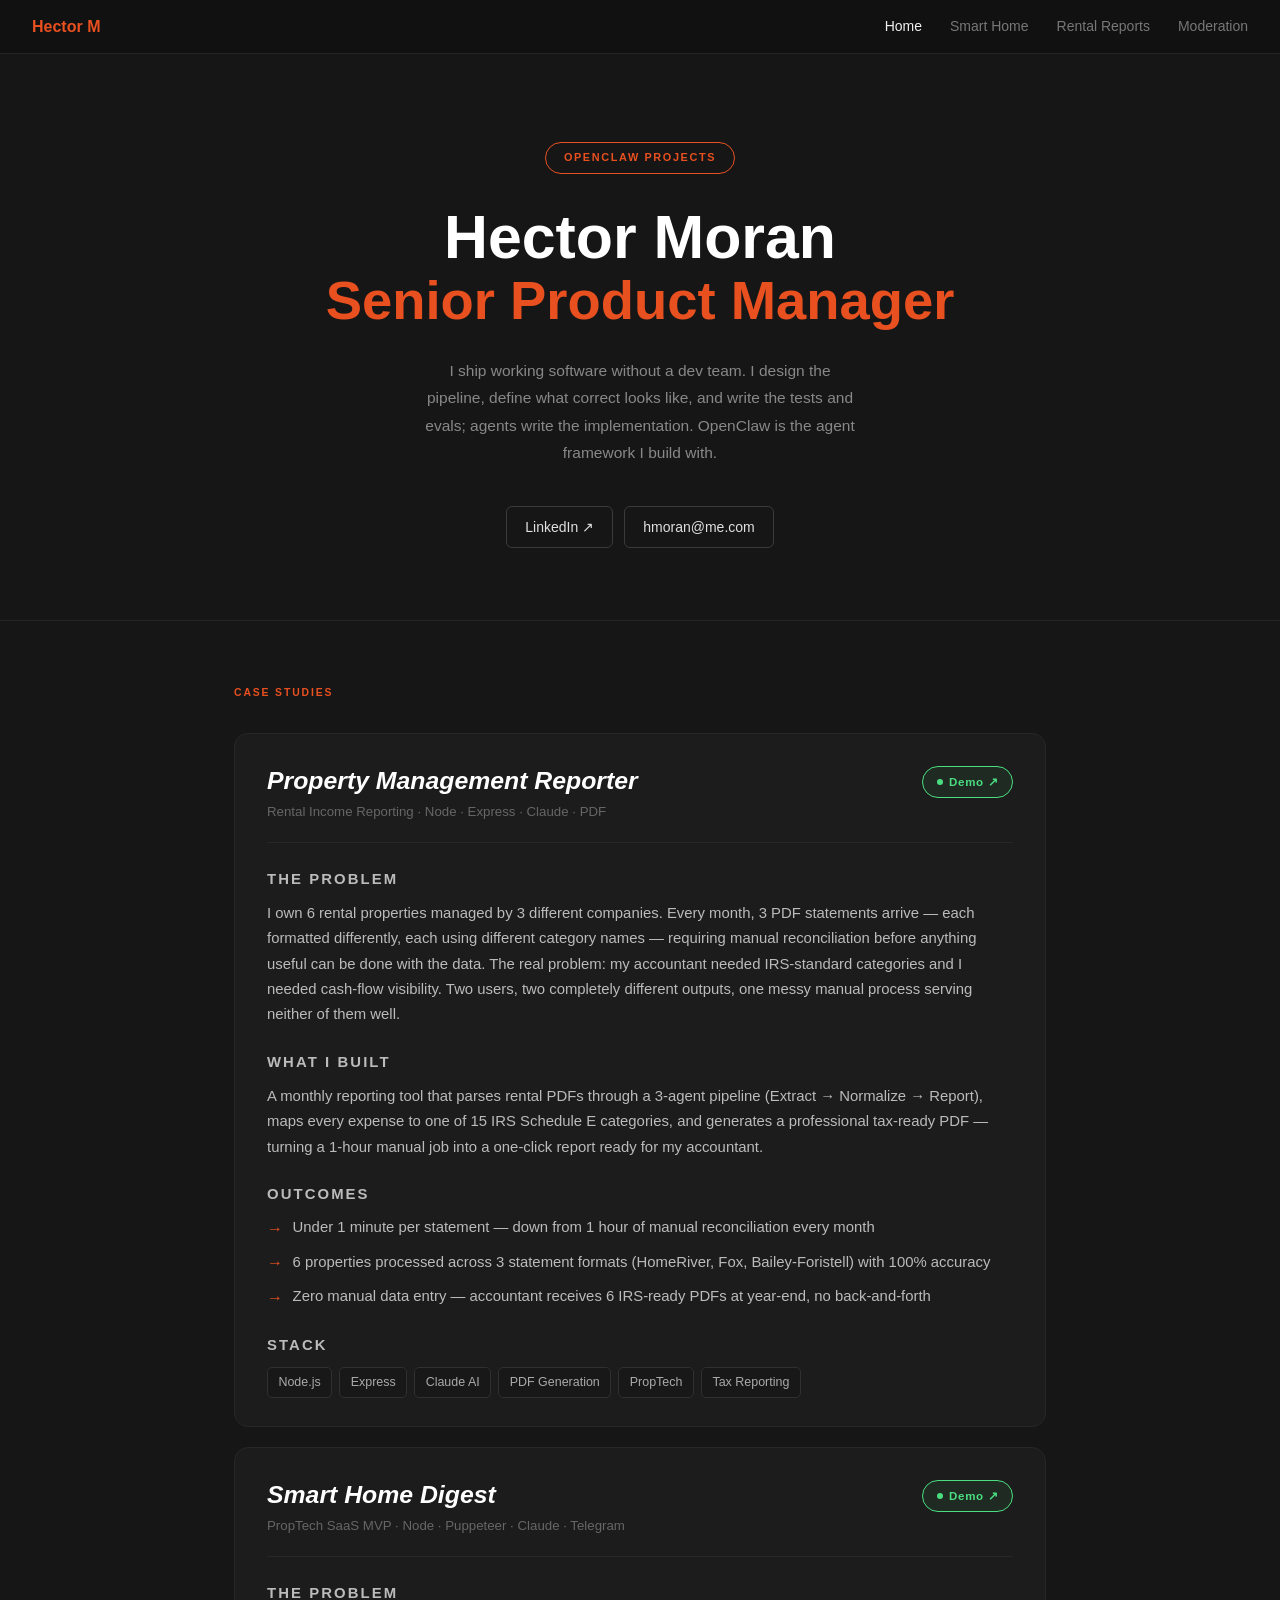
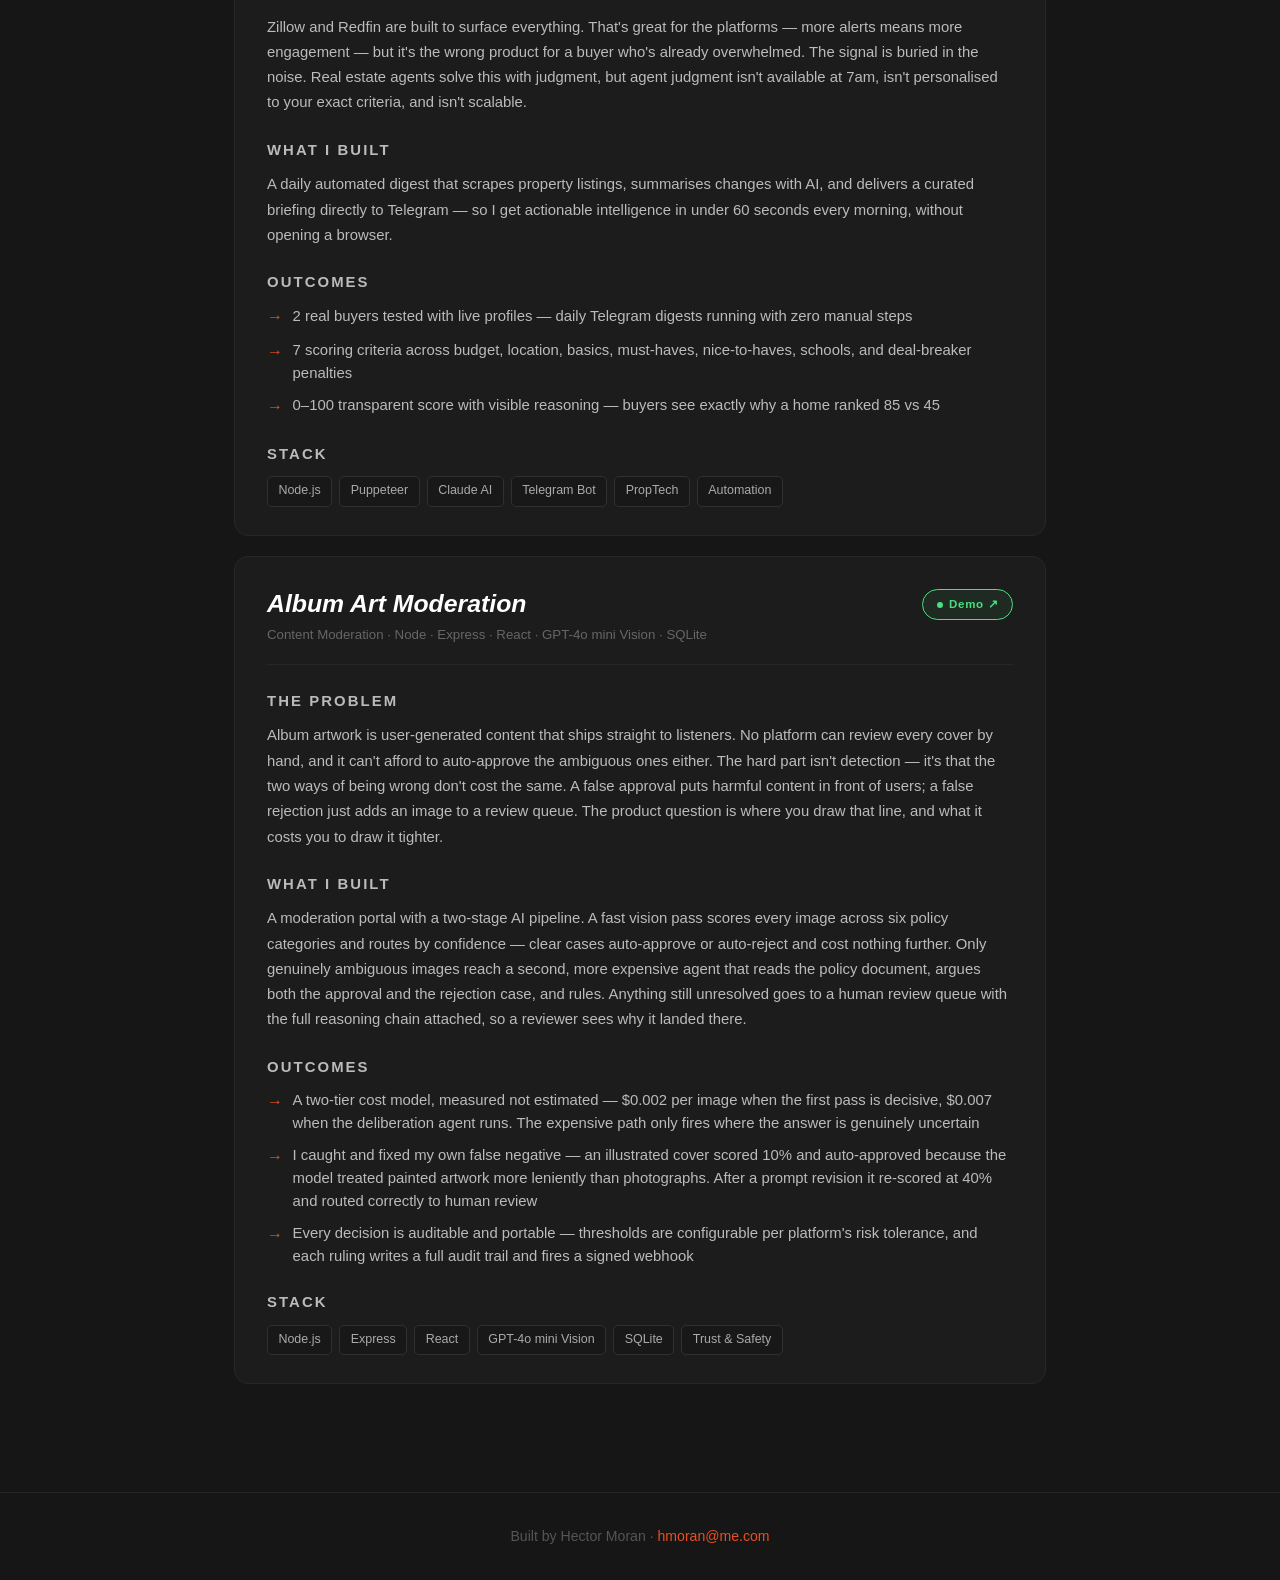
<file: index.html>
<!DOCTYPE html>
<html lang="en">
<head>
  <meta charset="UTF-8">
  <meta name="viewport" content="width=device-width, initial-scale=1.0">
  <title>Hector Moran – Product · AI · Automation</title>
  <style>
    /* ===== RESET ===== */
    *, *::before, *::after { box-sizing: border-box; margin: 0; padding: 0; }

    body {
      font-family: -apple-system, BlinkMacSystemFont, "Segoe UI", Roboto, "Helvetica Neue", sans-serif;
      background: #161616;
      color: #f0f0f0;
      line-height: 1.6;
      -webkit-font-smoothing: antialiased;
    }

    a { color: inherit; text-decoration: none; }

    /* ===== NAV ===== */
    .home-nav {
      background: #111;
      border-bottom: 1px solid #252525;
      padding: 0.85rem 2rem;
      display: flex;
      align-items: center;
      justify-content: space-between;
      position: sticky;
      top: 0;
      z-index: 100;
    }

    .home-nav-brand {
      font-size: 1rem;
      font-weight: 700;
      color: #e85020;
      text-decoration: none;
    }

    .home-nav-links {
      display: flex;
      gap: 1.75rem;
    }

    .home-nav-links a {
      color: #777;
      text-decoration: none;
      font-size: 0.875rem;
      font-weight: 500;
      transition: color 0.2s;
    }

    .home-nav-links a:hover,
    .home-nav-links a.active {
      color: #f0f0f0;
    }

    /* ===== HERO ===== */
    .hero {
      text-align: center;
      padding: 5.5rem 1.5rem 4.5rem;
      border-bottom: 1px solid #252525;
    }

    .hero-badge {
      display: inline-block;
      border: 1.5px solid #e85020;
      color: #e85020;
      font-size: 0.68rem;
      font-weight: 700;
      letter-spacing: 0.15em;
      padding: 0.4rem 1.1rem;
      border-radius: 999px;
      margin-bottom: 2rem;
      text-transform: uppercase;
    }

    .hero h1 {
      font-size: clamp(2.4rem, 6vw, 3.8rem);
      font-weight: 800;
      color: #ffffff;
      line-height: 1.05;
      margin-bottom: 0.15rem;
    }

    .hero-tagline {
      font-size: clamp(1.9rem, 5vw, 3.4rem);
      font-weight: 800;
      color: #e85020;
      line-height: 1.05;
      margin-bottom: 1.75rem;
    }

    .hero-desc {
      font-size: 0.97rem;
      color: #888;
      max-width: 440px;
      margin: 0 auto 2.5rem;
      line-height: 1.75;
    }

    .hero-actions {
      display: flex;
      gap: 0.65rem;
      justify-content: center;
      flex-wrap: wrap;
    }

    .hero-btn {
      display: inline-flex;
      align-items: center;
      gap: 0.3rem;
      border: 1px solid #3a3a3a;
      color: #e0e0e0;
      background: transparent;
      padding: 0.55rem 1.15rem;
      border-radius: 6px;
      font-size: 0.875rem;
      font-weight: 500;
      transition: border-color 0.2s, background 0.2s;
      cursor: pointer;
    }

    .hero-btn:hover {
      border-color: #666;
      background: #1e1e1e;
    }

    /* ===== CASE STUDIES SECTION ===== */
    .case-studies {
      max-width: 860px;
      margin: 0 auto;
      padding: 4rem 1.5rem 5.5rem;
    }

    .section-label {
      font-size: 0.65rem;
      font-weight: 700;
      letter-spacing: 0.18em;
      color: #e85020;
      text-transform: uppercase;
      margin-bottom: 2rem;
    }

    /* ===== CASE CARD ===== */
    .case-card {
      background: #1c1c1c;
      border: 1px solid #272727;
      border-radius: 14px;
      padding: 2rem 2rem 1.75rem;
      margin-bottom: 1.25rem;
    }

    .case-header {
      display: flex;
      justify-content: space-between;
      align-items: flex-start;
      gap: 1rem;
      margin-bottom: 1.25rem;
    }

    .case-title {
      font-size: 1.55rem;
      font-weight: 800;
      font-style: italic;
      color: #ffffff;
      line-height: 1.2;
      margin-bottom: 0.45rem;
    }

    .case-subtitle {
      font-size: 0.83rem;
      color: #666;
      line-height: 1.4;
    }

    /* ===== BADGES (also used as links) ===== */
    .badge {
      display: inline-flex;
      align-items: center;
      gap: 0.4rem;
      font-size: 0.72rem;
      font-weight: 700;
      letter-spacing: 0.06em;
      padding: 0.35rem 0.85rem;
      border-radius: 999px;
      border: 1.5px solid;
      white-space: nowrap;
      flex-shrink: 0;
      text-decoration: none;
      transition: opacity 0.2s, transform 0.15s;
    }

    .badge:hover {
      opacity: 0.75;
      transform: translateY(-1px);
    }

    .badge-live {
      color: #4ade80;
      border-color: #4ade80;
      background: rgba(74, 222, 128, 0.07);
    }

    .badge-in-use {
      color: #60a5fa;
      border-color: #60a5fa;
      background: rgba(96, 165, 250, 0.07);
    }

    .badge-dot {
      display: inline-block;
      width: 6px;
      height: 6px;
      border-radius: 50%;
      background: currentColor;
      animation: blink 2s ease-in-out infinite;
    }

    @keyframes blink {
      0%, 100% { opacity: 1; }
      50% { opacity: 0.3; }
    }

    /* ===== DIVIDER ===== */
    .case-divider {
      border: none;
      border-top: 1px solid #272727;
      margin: 1.25rem 0 1.5rem;
    }

    /* ===== CARD BODY ===== */
    .case-body {
      display: flex;
      flex-direction: column;
      gap: 1.4rem;
    }

    .micro-label {
      font-size: 0.65rem;
      font-weight: 700;
      letter-spacing: 0.14em;
      color: #5a5a5a;
      text-transform: uppercase;
      margin-bottom: 0.55rem;
    }

    .case-body p {
      font-size: 0.93rem;
      color: #bbb;
      line-height: 1.7;
    }

    /* ===== OUTCOMES ===== */
    .outcomes-list {
      list-style: none;
      display: flex;
      flex-direction: column;
      gap: 0.55rem;
    }

    .outcomes-list li {
      display: flex;
      align-items: flex-start;
      gap: 0.6rem;
      font-size: 0.93rem;
      color: #bbb;
      line-height: 1.55;
    }

    .outcome-arrow {
      color: #e85020;
      font-size: 1rem;
      flex-shrink: 0;
      margin-top: 0.05rem;
      font-weight: 700;
    }

    /* ===== STACK TAGS ===== */
    .stack-tags {
      display: flex;
      flex-wrap: wrap;
      gap: 0.45rem;
    }

    .stack-tag {
      font-size: 0.78rem;
      color: #aaa;
      border: 1px solid #303030;
      background: #181818;
      padding: 0.28rem 0.65rem;
      border-radius: 5px;
    }

    /* ===== SCREENSHOT PLACEHOLDER ===== */
    .screenshot-placeholder {
      border: 1px dashed #2c2c2c;
      border-radius: 8px;
      padding: 0.9rem 1.1rem;
      font-size: 0.8rem;
      color: #555;
      line-height: 1.55;
      margin-top: 1.4rem;
    }

    .screenshot-placeholder strong {
      color: #777;
    }

    /* ===== FOOTER ===== */
    .home-footer {
      border-top: 1px solid #252525;
      padding: 2rem 1.5rem;
      text-align: center;
      font-size: 0.88rem;
      color: #555;
    }

    .home-footer a {
      color: #e85020;
    }

    .home-footer a:hover {
      text-decoration: underline;
    }

    /* ===== RESPONSIVE ===== */
    @media (max-width: 600px) {
      .case-title { font-size: 1.25rem; }
      .case-header { flex-direction: column; gap: 0.65rem; }
      .case-card { padding: 1.5rem 1.25rem 1.5rem; }
      .hero { padding: 4rem 1.25rem 3.5rem; }
      .home-nav { padding: 0.85rem 1rem; }
      .home-nav-links { gap: 1rem; }
    }
  </style>
</head>
<body>

  <!-- ===== NAV ===== -->
  <nav class="home-nav">
    <a href="index.html" class="home-nav-brand">Hector M</a>
    <div class="home-nav-links">
      <a href="index.html" class="active">Home</a>
      <a href="smart-home.html">Smart Home</a>
      <a href="property-analytics.html">Rental Reports</a>
      <a href="album-art.html">Moderation</a>
      <!-- <a href="job-search.html">Job Search</a> -->
    </div>
  </nav>

  <!-- ===== HERO ===== -->
  <section class="hero">
    <span class="hero-badge">OpenClaw Projects</span>
    <h1>Hector Moran</h1>
    <p class="hero-tagline">Senior Product Manager</p>
    <p class="hero-desc">I ship working software without a dev team. I design the pipeline, define what correct looks like, and write the tests and evals; agents write the implementation. OpenClaw is the agent framework I build with.</p>
    <div class="hero-actions">
      <a href="https://linkedin.com/in/hectormoran" class="hero-btn" target="_blank" rel="noopener">LinkedIn ↗</a>
      <a href="mailto:hmoran@me.com" class="hero-btn">hmoran@me.com</a>
    </div>
  </section>

  <!-- ===== CASE STUDIES ===== -->
  <section class="case-studies">
    <p class="section-label">Case Studies</p>

    <!-- ── Card 1: Property Management Reporter ── -->
    <div class="case-card">
      <div class="case-header">
        <div>
          <h2 class="case-title">Property Management Reporter</h2>
          <p class="case-subtitle">Rental Income Reporting · Node · Express · Claude · PDF</p>
        </div>
        <a href="property-analytics.html" class="badge badge-live"><span class="badge-dot"></span>Demo ↗</a>
      </div>
      <hr class="case-divider">
      <div class="case-body">
        <div>
          <p class="micro-label">The Problem</p>
          <p>I own 6 rental properties managed by 3 different companies. Every month, 3 PDF statements arrive — each formatted differently, each using different category names — requiring manual reconciliation before anything useful can be done with the data. The real problem: my accountant needed IRS-standard categories and I needed cash-flow visibility. Two users, two completely different outputs, one messy manual process serving neither of them well.</p>
        </div>
        <div>
          <p class="micro-label">What I Built</p>
          <p>A monthly reporting tool that parses rental PDFs through a 3-agent pipeline (Extract → Normalize → Report), maps every expense to one of 15 IRS Schedule E categories, and generates a professional tax-ready PDF — turning a 1-hour manual job into a one-click report ready for my accountant.</p>
        </div>
        <div>
          <p class="micro-label">Outcomes</p>
          <ul class="outcomes-list">
            <li><span class="outcome-arrow">→</span><span>Under 1 minute per statement — down from 1 hour of manual reconciliation every month</span></li>
            <li><span class="outcome-arrow">→</span><span>6 properties processed across 3 statement formats (HomeRiver, Fox, Bailey-Foristell) with 100% accuracy</span></li>
            <li><span class="outcome-arrow">→</span><span>Zero manual data entry — accountant receives 6 IRS-ready PDFs at year-end, no back-and-forth</span></li>
          </ul>
        </div>
        <div>
          <p class="micro-label">Stack</p>
          <div class="stack-tags">
            <span class="stack-tag">Node.js</span>
            <span class="stack-tag">Express</span>
            <span class="stack-tag">Claude AI</span>
            <span class="stack-tag">PDF Generation</span>
            <span class="stack-tag">PropTech</span>
            <span class="stack-tag">Tax Reporting</span>
          </div>
        </div>
      </div>

    </div>

    <!-- ── Card 2: Smart Home Digest ── -->
    <div class="case-card">
      <div class="case-header">
        <div>
          <h2 class="case-title">Smart Home Digest</h2>
          <p class="case-subtitle">PropTech SaaS MVP · Node · Puppeteer · Claude · Telegram</p>
        </div>
        <a href="smart-home.html" class="badge badge-live"><span class="badge-dot"></span>Demo ↗</a>
      </div>
      <hr class="case-divider">
      <div class="case-body">
        <div>
          <p class="micro-label">The Problem</p>
          <p>Zillow and Redfin are built to surface everything. That's great for the platforms — more alerts means more engagement — but it's the wrong product for a buyer who's already overwhelmed. The signal is buried in the noise. Real estate agents solve this with judgment, but agent judgment isn't available at 7am, isn't personalised to your exact criteria, and isn't scalable.</p>
        </div>
        <div>
          <p class="micro-label">What I Built</p>
          <p>A daily automated digest that scrapes property listings, summarises changes with AI, and delivers a curated briefing directly to Telegram — so I get actionable intelligence in under 60 seconds every morning, without opening a browser.</p>
        </div>
        <div>
          <p class="micro-label">Outcomes</p>
          <ul class="outcomes-list">
            <li><span class="outcome-arrow">→</span><span>2 real buyers tested with live profiles — daily Telegram digests running with zero manual steps</span></li>
            <li><span class="outcome-arrow">→</span><span>7 scoring criteria across budget, location, basics, must-haves, nice-to-haves, schools, and deal-breaker penalties</span></li>
            <li><span class="outcome-arrow">→</span><span>0–100 transparent score with visible reasoning — buyers see exactly why a home ranked 85 vs 45</span></li>
          </ul>
        </div>
        <div>
          <p class="micro-label">Stack</p>
          <div class="stack-tags">
            <span class="stack-tag">Node.js</span>
            <span class="stack-tag">Puppeteer</span>
            <span class="stack-tag">Claude AI</span>
            <span class="stack-tag">Telegram Bot</span>
            <span class="stack-tag">PropTech</span>
            <span class="stack-tag">Automation</span>
          </div>
        </div>
      </div>

    </div>

        <!-- ── Card 3: Album Art Moderation ── -->
    <div class="case-card">
      <div class="case-header">
        <div>
          <h2 class="case-title">Album Art Moderation</h2>
          <p class="case-subtitle">Content Moderation · Node · Express · React · GPT-4o mini Vision · SQLite</p>
        </div>
        <a href="album-art.html" class="badge badge-live"><span class="badge-dot"></span>Demo &#8599;</a>
      </div>
      <hr class="case-divider">
      <div class="case-body">
        <div>
          <p class="micro-label">The Problem</p>
          <p>Album artwork is user-generated content that ships straight to listeners. No platform can review every cover by hand, and it can't afford to auto-approve the ambiguous ones either. The hard part isn't detection — it's that the two ways of being wrong don't cost the same. A false approval puts harmful content in front of users; a false rejection just adds an image to a review queue. The product question is where you draw that line, and what it costs you to draw it tighter.</p>
        </div>
        <div>
          <p class="micro-label">What I Built</p>
          <p>A moderation portal with a two-stage AI pipeline. A fast vision pass scores every image across six policy categories and routes by confidence — clear cases auto-approve or auto-reject and cost nothing further. Only genuinely ambiguous images reach a second, more expensive agent that reads the policy document, argues both the approval and the rejection case, and rules. Anything still unresolved goes to a human review queue with the full reasoning chain attached, so a reviewer sees why it landed there.</p>
        </div>
        <div>
          <p class="micro-label">Outcomes</p>
          <ul class="outcomes-list">
            <li><span class="outcome-arrow">→</span><span>A two-tier cost model, measured not estimated — $0.002 per image when the first pass is decisive, $0.007 when the deliberation agent runs. The expensive path only fires where the answer is genuinely uncertain</span></li>
            <li><span class="outcome-arrow">→</span><span>I caught and fixed my own false negative — an illustrated cover scored 10% and auto-approved because the model treated painted artwork more leniently than photographs. After a prompt revision it re-scored at 40% and routed correctly to human review</span></li>
            <li><span class="outcome-arrow">→</span><span>Every decision is auditable and portable — thresholds are configurable per platform's risk tolerance, and each ruling writes a full audit trail and fires a signed webhook</span></li>
          </ul>
        </div>
        <div>
          <p class="micro-label">Stack</p>
          <div class="stack-tags">
            <span class="stack-tag">Node.js</span>
            <span class="stack-tag">Express</span>
            <span class="stack-tag">React</span>
            <span class="stack-tag">GPT-4o mini Vision</span>
            <span class="stack-tag">SQLite</span>
            <span class="stack-tag">Trust &amp; Safety</span>
          </div>
        </div>
      </div>

    </div>

<!-- ── Card 3: Job Search Dashboard ── (hidden from public portfolio)
    <div class="case-card">
      <div class="case-header">
        <div>
          <h2 class="case-title">Job Search Dashboard</h2>
          <p class="case-subtitle">Intelligence Product · Node · Express · JSON · Conversion Tracking</p>
        </div>
        <a href="job-search.html" class="badge badge-live"><span class="badge-dot"></span>Demo ↗</a>
      </div>
      <hr class="case-divider">
      <div class="case-body">
        <div>
          <p class="micro-label">The Problem</p>
          <p>I was applying to Senior PM roles with no system behind it — scattered across browser tabs, email threads, and mental notes. No visibility into which companies I'd targeted, when I'd applied, who I'd followed up with, or whether my conversion rate was improving. I was optimising for activity instead of outcomes.</p>
        </div>
        <div>
          <p class="micro-label">What I Built</p>
          <p>A personal web app that centralises every job application in one dashboard — with status tracking, company notes, follow-up reminders, and pipeline visibility. Built and iterated it during an active search so every feature solved a real friction point.</p>
        </div>
        <div>
          <p class="micro-label">Outcomes</p>
          <ul class="outcomes-list">
            <li><span class="outcome-arrow">→</span><span>19 applications tracked across 31 target companies — full pipeline visibility from applied to offer at every stage</span></li>
            <li><span class="outcome-arrow">→</span><span>100% screen-to-interview conversion rate — both companies that booked a phone screen progressed to formal interviews</span></li>
            <li><span class="outcome-arrow">→</span><span>Automated 2-week follow-up cadence — no application went silent without intentional outreach logged in the system</span></li>
          </ul>
        </div>
        <div>
          <p class="micro-label">Stack</p>
          <div class="stack-tags">
            <span class="stack-tag">Node.js</span>
            <span class="stack-tag">Express</span>
            <span class="stack-tag">HTML/CSS</span>
            <span class="stack-tag">Conversion Tracking</span>
            <span class="stack-tag">Pipeline Analytics</span>
          </div>
        </div>
      </div>

    </div>
    --> 

  </section>

  <!-- ===== FOOTER ===== -->
  <footer class="home-footer">
    Built by Hector Moran · <a href="mailto:hmoran@me.com">hmoran@me.com</a>
  </footer>

</body>
</html>
</file>
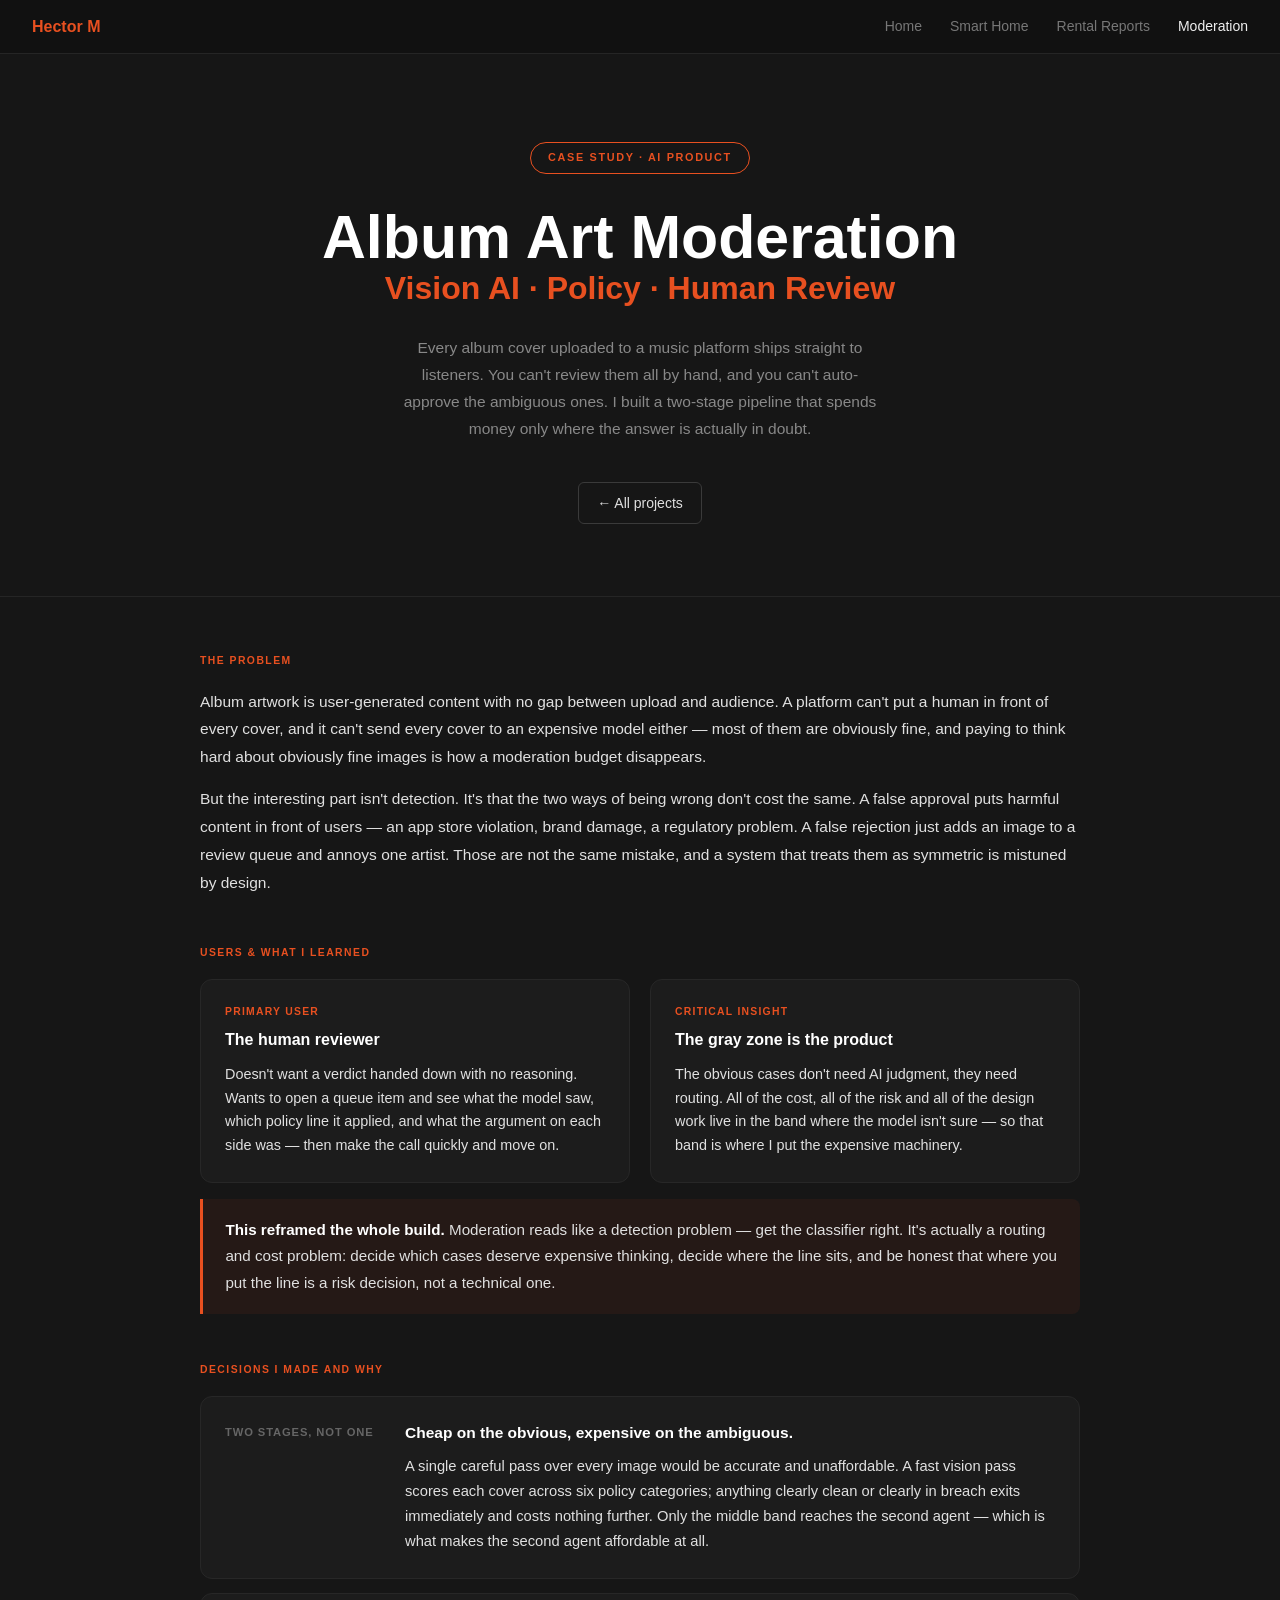
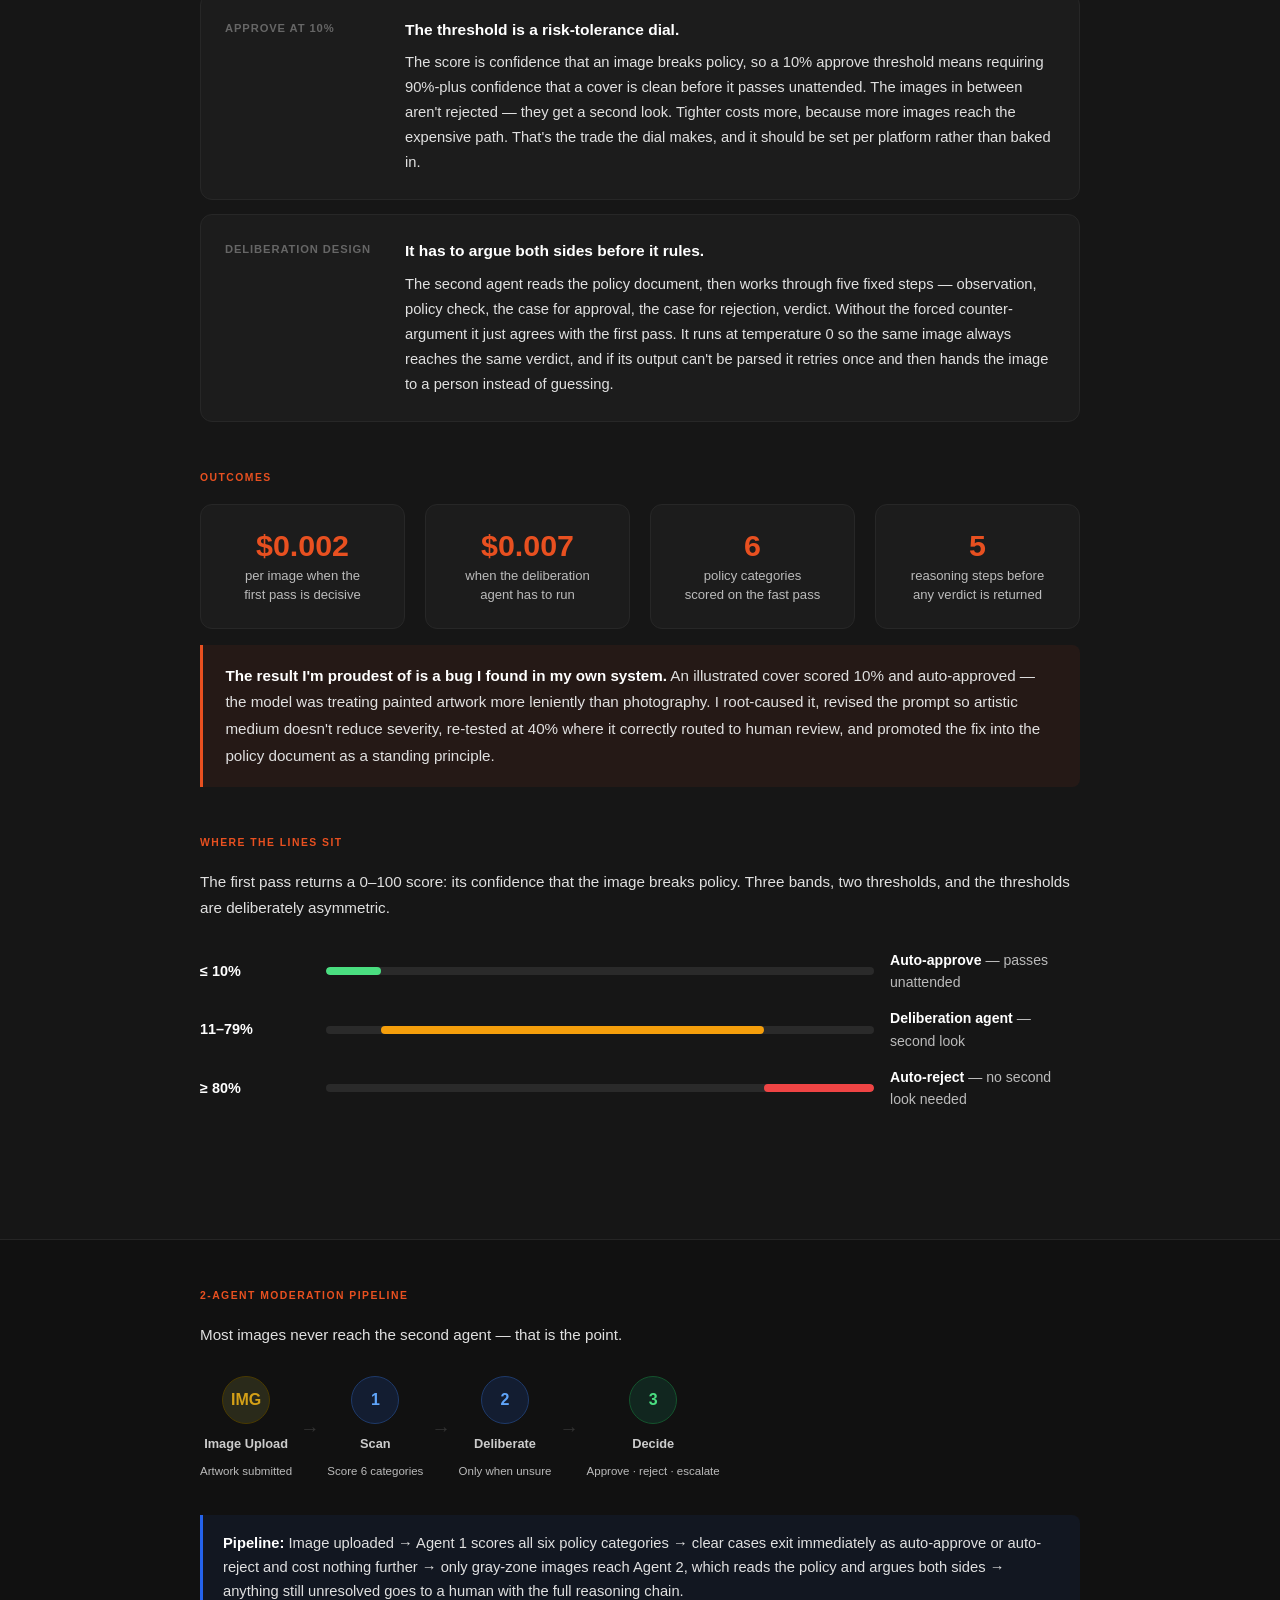
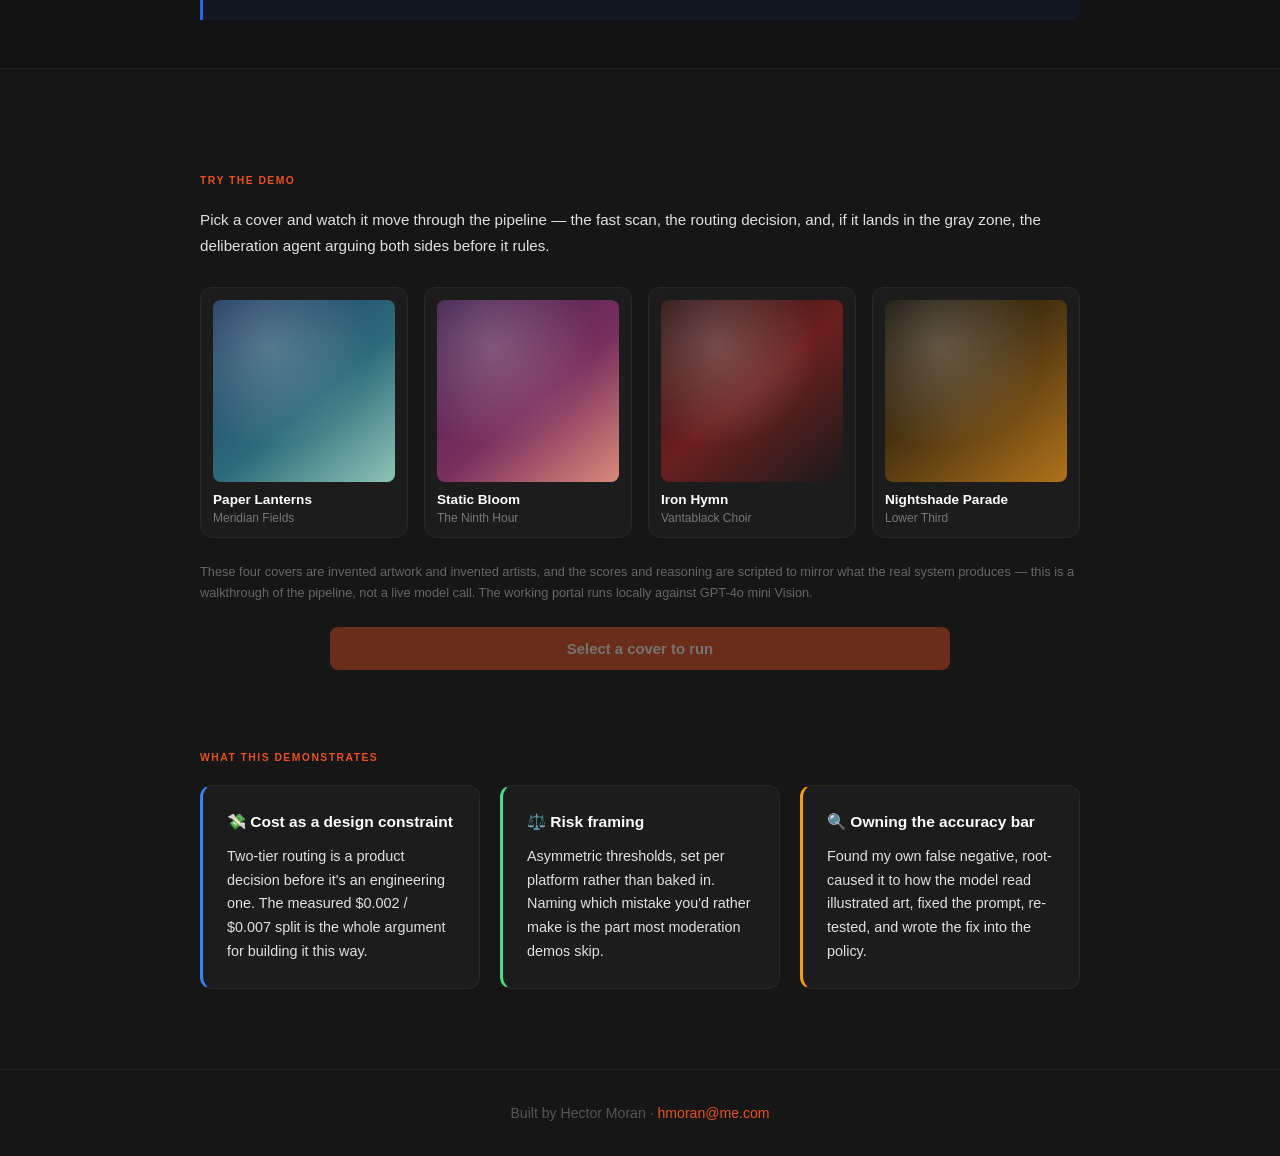
<file: album-art.html>
<!DOCTYPE html>
<html lang="en">
  <head>
    <meta charset="UTF-8">
    <meta name="viewport" content="width=device-width, initial-scale=1.0">
    <title>Album Art Moderation – Hector Moran</title>
    <style>
      /* ===== RESET ===== */
      *, *::before, *::after { box-sizing: border-box; margin: 0; padding: 0; }

      body {
        font-family: -apple-system, BlinkMacSystemFont, "Segoe UI", Roboto, "Helvetica Neue", sans-serif;
        background: #161616;
        color: #f0f0f0;
        line-height: 1.6;
        -webkit-font-smoothing: antialiased;
      }

      a { color: inherit; text-decoration: none; }

      /* ===== NAV ===== */
      .home-nav {
        background: #111;
        border-bottom: 1px solid #252525;
        padding: 0.85rem 2rem;
        display: flex;
        align-items: center;
        justify-content: space-between;
        position: sticky;
        top: 0;
        z-index: 100;
      }

      .home-nav-brand {
        font-size: 1rem;
        font-weight: 700;
        color: #e85020;
      }

      .home-nav-links {
        display: flex;
        gap: 1.75rem;
      }

      .home-nav-links a {
        color: #777;
        font-size: 0.875rem;
        font-weight: 500;
        transition: color 0.2s;
      }

      .home-nav-links a:hover,
      .home-nav-links a.active {
        color: #f0f0f0;
      }

      /* ===== HERO ===== */
      .hero {
        text-align: center;
        padding: 5.5rem 1.5rem 4.5rem;
        border-bottom: 1px solid #252525;
      }

      .hero-badge {
        display: inline-block;
        border: 1.5px solid #e85020;
        color: #e85020;
        font-size: 0.68rem;
        font-weight: 700;
        letter-spacing: 0.15em;
        padding: 0.4rem 1.1rem;
        border-radius: 999px;
        margin-bottom: 2rem;
        text-transform: uppercase;
      }

      .hero h1 {
        font-size: clamp(2.4rem, 6vw, 3.8rem);
        font-weight: 800;
        color: #ffffff;
        line-height: 1.05;
        margin-bottom: 0.15rem;
      }

      .hero-tagline {
        font-size: clamp(1.2rem, 3vw, 2rem);
        font-weight: 800;
        color: #e85020;
        line-height: 1.05;
        margin-bottom: 1.75rem;
      }

      .hero-desc {
        font-size: 0.97rem;
        color: #888;
        max-width: 480px;
        margin: 0 auto 2.5rem;
        line-height: 1.75;
      }

      .hero-actions {
        display: flex;
        gap: 0.65rem;
        justify-content: center;
        flex-wrap: wrap;
      }

      .hero-btn {
        display: inline-flex;
        align-items: center;
        gap: 0.3rem;
        border: 1px solid #3a3a3a;
        color: #e0e0e0;
        background: transparent;
        padding: 0.55rem 1.15rem;
        border-radius: 6px;
        font-size: 0.875rem;
        font-weight: 500;
        transition: border-color 0.2s, background 0.2s;
        cursor: pointer;
        text-decoration: none;
      }

      .hero-btn:hover {
        border-color: #666;
        background: #1e1e1e;
      }

      /* ===== PAGE CONTAINER ===== */
      .page {
        max-width: 960px;
        margin: 0 auto;
        padding: 3.5rem 2.5rem 5rem;
      }

      /* ===== SECTION LABELS ===== */
      .micro-label {
        font-size: 0.65rem;
        font-weight: 700;
        letter-spacing: 0.14em;
        color: #e85020;
        text-transform: uppercase;
        margin-bottom: 1.1rem;
      }

      /* ===== DARK CARD ===== */
      .dark-card { margin-bottom: 1rem; }

      .dark-card p {
        font-size: 0.97rem;
        color: #e0e0e0;
        line-height: 1.8;
      }

      .dark-card p + p { margin-top: 0.85rem; }

      /* ===== USER GRID ===== */
      .user-grid {
        display: grid;
        grid-template-columns: 1fr 1fr;
        gap: 1.25rem;
        margin-bottom: 1rem;
      }

      .user-card {
        background: #1c1c1c;
        border: 1px solid #272727;
        border-radius: 12px;
        padding: 1.5rem;
      }

      .user-card-label {
        font-size: 0.65rem;
        font-weight: 700;
        letter-spacing: 0.12em;
        text-transform: uppercase;
        color: #e85020;
        margin-bottom: 0.4rem;
      }

      .user-card-name {
        font-size: 1rem;
        font-weight: 700;
        color: #fff;
        margin-bottom: 0.65rem;
      }

      .user-card p {
        font-size: 0.9rem;
        color: #e0e0e0;
        line-height: 1.65;
      }

      /* ===== INSIGHT CALLOUT ===== */
      .insight {
        border-left: 3px solid #e85020;
        background: rgba(232, 80, 32, 0.07);
        border-radius: 0 8px 8px 0;
        padding: 1.1rem 1.4rem;
      }

      .insight p {
        font-size: 0.95rem;
        color: #e0e0e0;
        line-height: 1.75;
      }

      .insight strong { color: #fff; }

      /* ===== DECISION CARDS ===== */
      .decision-card {
        background: #1c1c1c;
        border: 1px solid #272727;
        border-radius: 12px;
        padding: 1.5rem;
        margin-bottom: 0.85rem;
        display: grid;
        grid-template-columns: 160px 1fr;
        gap: 1.25rem;
        align-items: start;
      }

      .decision-side-label {
        font-size: 0.7rem;
        font-weight: 700;
        letter-spacing: 0.08em;
        text-transform: uppercase;
        color: #666;
        padding-top: 0.15rem;
      }

      .decision-title {
        font-size: 0.97rem;
        font-weight: 700;
        color: #fff;
        margin-bottom: 0.5rem;
      }

      .decision-card p {
        font-size: 0.92rem;
        color: #e0e0e0;
        line-height: 1.7;
      }

      /* ===== OUTCOME STATS ===== */
      .outcome-stats {
        display: grid;
        grid-template-columns: repeat(4, 1fr);
        gap: 1.25rem;
        margin-bottom: 1rem;
      }

      .stat-box {
        background: #1c1c1c;
        border: 1px solid #272727;
        border-radius: 12px;
        padding: 1.5rem;
        text-align: center;
      }

      .stat-number {
        font-size: 1.9rem;
        font-weight: 800;
        color: #e85020;
        margin-bottom: 0.3rem;
        line-height: 1.1;
      }

      .stat-label {
        font-size: 0.82rem;
        color: #bbb;
        line-height: 1.4;
      }

      /* ===== CONFIDENCE BANDS ===== */
      .band-row {
        display: grid;
        grid-template-columns: 110px 1fr 190px;
        gap: 1rem;
        align-items: center;
        margin-bottom: 0.85rem;
      }

      .band-range {
        font-size: 0.9rem;
        font-weight: 700;
        color: #fff;
      }

      .band-track {
        background: #2a2a2a;
        border-radius: 4px;
        height: 8px;
        position: relative;
        overflow: hidden;
      }

      .band-fill { height: 100%; border-radius: 4px; position: absolute; top: 0; }

      .band-fill.approve { background: #4ade80; }
      .band-fill.gray    { background: #f59e0b; }
      .band-fill.reject  { background: #ef4444; }

      .band-outcome { font-size: 0.88rem; color: #bbb; }
      .band-outcome strong { color: #fff; font-weight: 600; }

      /* ===== PIPELINE (full-bleed) ===== */
      .pipeline-section {
        background: #111;
        border-top: 1px solid #252525;
        border-bottom: 1px solid #252525;
        padding: 3rem 0;
      }

      .section-desc {
        font-size: 0.95rem;
        color: #e0e0e0;
        line-height: 1.7;
        margin-bottom: 1.75rem;
      }

      .pipeline-track {
        display: flex;
        align-items: center;
        gap: 0.5rem;
        overflow-x: auto;
        padding-bottom: 0.5rem;
      }

      .pipeline-node { text-align: center; flex-shrink: 0; }

      .pipeline-icon {
        width: 48px;
        height: 48px;
        border-radius: 50%;
        display: flex;
        align-items: center;
        justify-content: center;
        margin: 0 auto 0.6rem;
        font-size: 1rem;
        font-weight: 700;
      }

      .pipeline-icon.input  { background: #2a2a1a; color: #d4a017; border: 1px solid #4a3a00; }
      .pipeline-icon.agent  { background: rgba(37, 99, 235, 0.15); color: #60a5fa; border: 1px solid #1e3a6a; }
      .pipeline-icon.output { background: rgba(16, 185, 129, 0.12); color: #4ade80; border: 1px solid #14532d; }

      .pipeline-node strong {
        display: block;
        font-size: 0.8rem;
        color: #ccc;
        margin-bottom: 0.2rem;
      }

      .pipeline-node span { font-size: 0.72rem; color: #bbb; }

      .pipeline-arrow { color: #333; font-size: 1.2rem; flex-shrink: 0; }

      .pipeline-callout {
        margin-top: 1.5rem;
        border-left: 3px solid #2563eb;
        background: rgba(37, 99, 235, 0.07);
        border-radius: 0 8px 8px 0;
        padding: 1rem 1.25rem;
        font-size: 0.92rem;
        color: #e0e0e0;
        line-height: 1.65;
      }

      .pipeline-callout strong { color: #fff; }

      /* ===== DEMO ===== */
      .form-section { padding: 3rem 0; }

      .cover-grid {
        display: grid;
        grid-template-columns: repeat(4, 1fr);
        gap: 1rem;
        margin-bottom: 1.5rem;
      }

      .cover-pick {
        background: #1c1c1c;
        border: 1px solid #272727;
        border-radius: 12px;
        padding: 0.75rem;
        cursor: pointer;
        text-align: left;
        font-family: inherit;
        transition: border-color 0.2s, transform 0.15s;
      }

      .cover-pick:hover { border-color: #444; transform: translateY(-2px); }
      .cover-pick.selected { border-color: #e85020; }

      .cover-art {
        width: 100%;
        aspect-ratio: 1;
        border-radius: 8px;
        margin-bottom: 0.6rem;
        position: relative;
        overflow: hidden;
      }

      .cover-art::after {
        content: "";
        position: absolute;
        inset: 0;
        background: radial-gradient(circle at 30% 25%, rgba(255,255,255,0.22), transparent 55%);
      }

      .art-1 { background: linear-gradient(140deg, #1e3a5f 0%, #2d6a7a 55%, #8ec5b6 100%); }
      .art-2 { background: linear-gradient(140deg, #3d1f4d 0%, #7a2f5e 55%, #d98b7a 100%); }
      .art-3 { background: linear-gradient(140deg, #2a1010 0%, #6b1f1f 50%, #1a1a1a 100%); }
      .art-4 { background: linear-gradient(140deg, #14110a 0%, #4a3410 45%, #b0721a 100%); }

      .cover-title {
        font-size: 0.85rem;
        font-weight: 700;
        color: #fff;
        line-height: 1.3;
        margin-bottom: 0.15rem;
      }

      .cover-artist { font-size: 0.75rem; color: #777; }

      .demo-note {
        font-size: 0.8rem;
        color: #666;
        line-height: 1.6;
        margin-bottom: 1.5rem;
      }

      .form-button {
        display: block;
        width: 100%;
        max-width: 620px;
        margin: 0 auto;
        padding: 0.85rem;
        background: #e85020;
        color: #fff;
        border: none;
        border-radius: 8px;
        font-weight: 700;
        font-size: 0.93rem;
        cursor: pointer;
        font-family: inherit;
        transition: background 0.2s, opacity 0.2s;
      }

      .form-button:hover:not(:disabled) { background: #c94018; }
      .form-button:disabled { opacity: 0.4; cursor: not-allowed; }

      /* Stage cards */
      .stage {
        background: #1c1c1c;
        border: 1px solid #272727;
        border-radius: 12px;
        padding: 1.35rem 1.5rem;
        margin-bottom: 0.85rem;
        opacity: 0;
        transform: translateY(6px);
        animation: rise 0.35s ease forwards;
      }

      @keyframes rise { to { opacity: 1; transform: translateY(0); } }

      .stage-head {
        display: flex;
        align-items: center;
        justify-content: space-between;
        gap: 1rem;
        margin-bottom: 0.75rem;
      }

      .stage-name {
        font-size: 0.7rem;
        font-weight: 700;
        letter-spacing: 0.12em;
        text-transform: uppercase;
        color: #60a5fa;
      }

      .stage-cost { font-size: 0.78rem; color: #666; }

      .score-line {
        display: flex;
        align-items: baseline;
        gap: 0.6rem;
        margin-bottom: 0.75rem;
      }

      .score-big { font-size: 2.1rem; font-weight: 800; line-height: 1; }
      .score-big.low  { color: #4ade80; }
      .score-big.mid  { color: #f59e0b; }
      .score-big.high { color: #ef4444; }

      .score-caption { font-size: 0.85rem; color: #888; }

      .chips { display: flex; flex-wrap: wrap; gap: 0.4rem; margin-bottom: 0.75rem; }

      .chip {
        font-size: 0.75rem;
        font-weight: 600;
        padding: 0.2rem 0.6rem;
        border-radius: 6px;
        background: rgba(232,80,32,0.13);
        color: #fb923c;
        border: 1px solid rgba(232,80,32,0.28);
      }

      .chip.clean {
        background: rgba(74,222,128,0.1);
        color: #4ade80;
        border-color: rgba(74,222,128,0.25);
      }

      .route {
        font-size: 0.9rem;
        color: #e0e0e0;
        border-top: 1px solid #272727;
        padding-top: 0.75rem;
      }

      .route strong { color: #fff; }

      .steps { display: flex; flex-direction: column; gap: 0.85rem; }

      .step {
        display: grid;
        grid-template-columns: 26px 1fr;
        gap: 0.85rem;
        align-items: start;
        opacity: 0;
        animation: rise 0.3s ease forwards;
      }

      .step-num {
        width: 26px;
        height: 26px;
        border-radius: 50%;
        background: rgba(37,99,235,0.15);
        border: 1px solid #1e3a6a;
        color: #60a5fa;
        font-size: 0.72rem;
        font-weight: 700;
        display: flex;
        align-items: center;
        justify-content: center;
      }

      .step-title {
        font-size: 0.72rem;
        font-weight: 700;
        letter-spacing: 0.1em;
        text-transform: uppercase;
        color: #888;
        margin-bottom: 0.2rem;
      }

      .step p { font-size: 0.9rem; color: #d5d5d5; line-height: 1.65; }

      .verdict {
        border-radius: 12px;
        padding: 1.35rem 1.5rem;
        margin-bottom: 0.85rem;
        border: 1px solid;
        opacity: 0;
        animation: rise 0.35s ease forwards;
      }

      .verdict.approve { background: rgba(74,222,128,0.07);  border-color: rgba(74,222,128,0.3); }
      .verdict.reject  { background: rgba(239,68,68,0.07);   border-color: rgba(239,68,68,0.3); }
      .verdict.human   { background: rgba(245,158,11,0.07);  border-color: rgba(245,158,11,0.3); }

      .verdict-label {
        font-size: 1.1rem;
        font-weight: 800;
        margin-bottom: 0.35rem;
      }

      .verdict.approve .verdict-label { color: #4ade80; }
      .verdict.reject  .verdict-label { color: #f87171; }
      .verdict.human   .verdict-label { color: #fbbf24; }

      .verdict p { font-size: 0.9rem; color: #d5d5d5; line-height: 1.65; }

      .thinking { font-size: 0.85rem; color: #888; }

      .dots::after {
        content: "";
        animation: dots 1.2s steps(4, end) infinite;
      }

      @keyframes dots {
        0%   { content: ""; }
        25%  { content: "."; }
        50%  { content: ".."; }
        75%  { content: "..."; }
      }

      /* ===== SKILLS ===== */
      .skills-grid {
        display: grid;
        grid-template-columns: repeat(3, 1fr);
        gap: 1.25rem;
      }

      .skill-card {
        background: #1c1c1c;
        border: 1px solid #272727;
        border-radius: 12px;
        padding: 1.5rem;
      }

      .skill-card.blue  { border-left: 3px solid #3b82f6; }
      .skill-card.green { border-left: 3px solid #4ade80; }
      .skill-card.amber { border-left: 3px solid #f59e0b; }

      .skill-card h3 {
        font-size: 0.97rem;
        font-weight: 700;
        color: #fff;
        margin-bottom: 0.65rem;
      }

      .skill-card p { font-size: 0.9rem; color: #e0e0e0; line-height: 1.65; }

      /* ===== FOOTER ===== */
      .home-footer {
        border-top: 1px solid #252525;
        padding: 2rem 1.5rem;
        text-align: center;
        font-size: 0.88rem;
        color: #555;
      }

      .home-footer a { color: #e85020; }
      .home-footer a:hover { text-decoration: underline; }

      /* ===== RESPONSIVE ===== */
      @media (max-width: 700px) {
        .skills-grid { grid-template-columns: 1fr 1fr; }
        .outcome-stats { grid-template-columns: 1fr 1fr; }
        .decision-card { grid-template-columns: 1fr; gap: 0.4rem; }
        .cover-grid { grid-template-columns: 1fr 1fr; }
      }

      @media (max-width: 600px) {
        .home-nav { padding: 0.85rem 1rem; }
        .home-nav-links { gap: 1rem; }
        .page { padding: 2rem 1rem 4rem; }
        .user-grid { grid-template-columns: 1fr; }
        .outcome-stats { grid-template-columns: 1fr 1fr; }
        .skills-grid { grid-template-columns: 1fr; }
        .band-row { grid-template-columns: 84px 1fr; }
        .band-outcome { grid-column: 1 / -1; }
      }
    </style>
  </head>
  <body>

    <!-- ===== NAV ===== -->
    <nav class="home-nav">
      <a href="index.html" class="home-nav-brand">Hector M</a>
      <div class="home-nav-links">
        <a href="index.html">Home</a>
        <a href="smart-home.html">Smart Home</a>
        <a href="property-analytics.html">Rental Reports</a>
        <a href="album-art.html" class="active">Moderation</a>
      </div>
    </nav>

    <!-- ===== HERO ===== -->
    <section class="hero">
      <span class="hero-badge">Case Study · AI Product</span>
      <h1>Album Art Moderation</h1>
      <p class="hero-tagline">Vision AI · Policy · Human Review</p>
      <p class="hero-desc">Every album cover uploaded to a music platform ships straight to listeners. You can't review them all by hand, and you can't auto-approve the ambiguous ones. I built a two-stage pipeline that spends money only where the answer is actually in doubt.</p>
      <div class="hero-actions">
        <a href="index.html" class="hero-btn">← All projects</a>
      </div>
    </section>

    <!-- ===== PAGE ===== -->
    <div class="page">

      <!-- ── THE PROBLEM ── -->
      <section style="margin-bottom: 3rem;">
        <p class="micro-label">The Problem</p>
        <div class="dark-card">
          <p>Album artwork is user-generated content with no gap between upload and audience. A platform can't put a human in front of every cover, and it can't send every cover to an expensive model either — most of them are obviously fine, and paying to think hard about obviously fine images is how a moderation budget disappears.</p>
          <p>But the interesting part isn't detection. It's that the two ways of being wrong don't cost the same. A false approval puts harmful content in front of users — an app store violation, brand damage, a regulatory problem. A false rejection just adds an image to a review queue and annoys one artist. Those are not the same mistake, and a system that treats them as symmetric is mistuned by design.</p>
        </div>
      </section>

      <!-- ── USERS & WHAT I LEARNED ── -->
      <section style="margin-bottom: 3rem;">
        <p class="micro-label">Users &amp; What I Learned</p>
        <div class="user-grid">
          <div class="user-card">
            <div class="user-card-label">Primary User</div>
            <div class="user-card-name">The human reviewer</div>
            <p>Doesn't want a verdict handed down with no reasoning. Wants to open a queue item and see what the model saw, which policy line it applied, and what the argument on each side was — then make the call quickly and move on.</p>
          </div>
          <div class="user-card">
            <div class="user-card-label">Critical Insight</div>
            <div class="user-card-name">The gray zone is the product</div>
            <p>The obvious cases don't need AI judgment, they need routing. All of the cost, all of the risk and all of the design work live in the band where the model isn't sure — so that band is where I put the expensive machinery.</p>
          </div>
        </div>
        <div class="insight">
          <p><strong>This reframed the whole build.</strong> Moderation reads like a detection problem — get the classifier right. It's actually a routing and cost problem: decide which cases deserve expensive thinking, decide where the line sits, and be honest that where you put the line is a risk decision, not a technical one.</p>
        </div>
      </section>

      <!-- ── DECISIONS ── -->
      <section style="margin-bottom: 3rem;">
        <p class="micro-label">Decisions I Made and Why</p>

        <div class="decision-card">
          <div class="decision-side-label">Two stages, not one</div>
          <div>
            <div class="decision-title">Cheap on the obvious, expensive on the ambiguous.</div>
            <p>A single careful pass over every image would be accurate and unaffordable. A fast vision pass scores each cover across six policy categories; anything clearly clean or clearly in breach exits immediately and costs nothing further. Only the middle band reaches the second agent — which is what makes the second agent affordable at all.</p>
          </div>
        </div>

        <div class="decision-card">
          <div class="decision-side-label">Approve at 10%</div>
          <div>
            <div class="decision-title">The threshold is a risk-tolerance dial.</div>
            <p>The score is confidence that an image breaks policy, so a 10% approve threshold means requiring 90%-plus confidence that a cover is clean before it passes unattended. The images in between aren't rejected — they get a second look. Tighter costs more, because more images reach the expensive path. That's the trade the dial makes, and it should be set per platform rather than baked in.</p>
          </div>
        </div>

        <div class="decision-card">
          <div class="decision-side-label">Deliberation design</div>
          <div>
            <div class="decision-title">It has to argue both sides before it rules.</div>
            <p>The second agent reads the policy document, then works through five fixed steps — observation, policy check, the case for approval, the case for rejection, verdict. Without the forced counter-argument it just agrees with the first pass. It runs at temperature 0 so the same image always reaches the same verdict, and if its output can't be parsed it retries once and then hands the image to a person instead of guessing.</p>
          </div>
        </div>
      </section>

      <!-- ── OUTCOMES ── -->
      <section style="margin-bottom: 3rem;">
        <p class="micro-label">Outcomes</p>
        <div class="outcome-stats">
          <div class="stat-box">
            <div class="stat-number">$0.002</div>
            <div class="stat-label">per image when the<br>first pass is decisive</div>
          </div>
          <div class="stat-box">
            <div class="stat-number">$0.007</div>
            <div class="stat-label">when the deliberation<br>agent has to run</div>
          </div>
          <div class="stat-box">
            <div class="stat-number">6</div>
            <div class="stat-label">policy categories<br>scored on the fast pass</div>
          </div>
          <div class="stat-box">
            <div class="stat-number">5</div>
            <div class="stat-label">reasoning steps before<br>any verdict is returned</div>
          </div>
        </div>
        <div class="insight">
          <p><strong>The result I'm proudest of is a bug I found in my own system.</strong> An illustrated cover scored 10% and auto-approved — the model was treating painted artwork more leniently than photography. I root-caused it, revised the prompt so artistic medium doesn't reduce severity, re-tested at 40% where it correctly routed to human review, and promoted the fix into the policy document as a standing principle.</p>
        </div>
      </section>

      <!-- ── CONFIDENCE BANDS ── -->
      <section style="margin-bottom: 3rem;">
        <p class="micro-label">Where the Lines Sit</p>
        <p class="section-desc">The first pass returns a 0–100 score: its confidence that the image breaks policy. Three bands, two thresholds, and the thresholds are deliberately asymmetric.</p>

        <div class="band-row">
          <div class="band-range">≤ 10%</div>
          <div class="band-track"><div class="band-fill approve" style="left:0; width:10%;"></div></div>
          <div class="band-outcome"><strong>Auto-approve</strong> — passes unattended</div>
        </div>
        <div class="band-row">
          <div class="band-range">11–79%</div>
          <div class="band-track"><div class="band-fill gray" style="left:10%; width:70%;"></div></div>
          <div class="band-outcome"><strong>Deliberation agent</strong> — second look</div>
        </div>
        <div class="band-row">
          <div class="band-range">≥ 80%</div>
          <div class="band-track"><div class="band-fill reject" style="left:80%; width:20%;"></div></div>
          <div class="band-outcome"><strong>Auto-reject</strong> — no second look needed</div>
        </div>
      </section>

    </div><!-- /page -->

    <!-- ── PIPELINE (full-bleed) ── -->
    <section class="pipeline-section">
      <div style="max-width: 960px; margin: 0 auto; padding: 0 2.5rem;">
        <p class="micro-label">2-Agent Moderation Pipeline</p>
        <p class="section-desc">Most images never reach the second agent — that is the point.</p>
        <div class="pipeline-track">
          <div class="pipeline-node">
            <div class="pipeline-icon input">IMG</div>
            <strong>Image Upload</strong>
            <span>Artwork submitted</span>
          </div>
          <div class="pipeline-arrow">→</div>
          <div class="pipeline-node">
            <div class="pipeline-icon agent">1</div>
            <strong>Scan</strong>
            <span>Score 6 categories</span>
          </div>
          <div class="pipeline-arrow">→</div>
          <div class="pipeline-node">
            <div class="pipeline-icon agent">2</div>
            <strong>Deliberate</strong>
            <span>Only when unsure</span>
          </div>
          <div class="pipeline-arrow">→</div>
          <div class="pipeline-node">
            <div class="pipeline-icon output">3</div>
            <strong>Decide</strong>
            <span>Approve · reject · escalate</span>
          </div>
        </div>
        <div class="pipeline-callout">
          <strong>Pipeline:</strong> Image uploaded → Agent 1 scores all six policy categories → clear cases exit immediately as auto-approve or auto-reject and cost nothing further → only gray-zone images reach Agent 2, which reads the policy and argues both sides → anything still unresolved goes to a human with the full reasoning chain.
        </div>
      </div>
    </section>

    <div class="page">

      <!-- ── DEMO ── -->
      <section class="form-section">
        <p class="micro-label">Try the Demo</p>
        <p class="section-desc">Pick a cover and watch it move through the pipeline — the fast scan, the routing decision, and, if it lands in the gray zone, the deliberation agent arguing both sides before it rules.</p>

        <div class="cover-grid" id="coverGrid"></div>

        <p class="demo-note">These four covers are invented artwork and invented artists, and the scores and reasoning are scripted to mirror what the real system produces — this is a walkthrough of the pipeline, not a live model call. The working portal runs locally against GPT-4o mini Vision.</p>

        <button type="button" class="form-button" id="runButton" disabled>Select a cover to run</button>

        <div id="results" style="margin-top: 2rem;"></div>
      </section>

      <!-- ── SKILLS ── -->
      <section>
        <p class="micro-label">What This Demonstrates</p>
        <div class="skills-grid">
          <div class="skill-card blue">
            <h3>💸 Cost as a design constraint</h3>
            <p>Two-tier routing is a product decision before it's an engineering one. The measured $0.002 / $0.007 split is the whole argument for building it this way.</p>
          </div>
          <div class="skill-card green">
            <h3>⚖️ Risk framing</h3>
            <p>Asymmetric thresholds, set per platform rather than baked in. Naming which mistake you'd rather make is the part most moderation demos skip.</p>
          </div>
          <div class="skill-card amber">
            <h3>🔍 Owning the accuracy bar</h3>
            <p>Found my own false negative, root-caused it to how the model read illustrated art, fixed the prompt, re-tested, and wrote the fix into the policy.</p>
          </div>
        </div>
      </section>

    </div><!-- /page -->

    <!-- ===== FOOTER ===== -->
    <footer class="home-footer">
      Built by Hector Moran · <a href="mailto:hmoran@me.com">hmoran@me.com</a>
    </footer>

    <script>
      var COVERS = [
        {
          art: "art-1",
          title: "Paper Lanterns",
          artist: "Meridian Fields",
          score: 4,
          flags: [],
          route: "approve",
          cost: "0.0021"
        },
        {
          art: "art-2",
          title: "Static Bloom",
          artist: "The Ninth Hour",
          score: 34,
          flags: [{ cat: "NUDITY", conf: 34 }],
          route: "gray",
          cost: "0.0071",
          verdict: "approve",
          confidence: 22,
          steps: [
            { t: "Observation", p: "An illustrated figure rendered in flat colour, seen from behind against a floral field. No explicit anatomy is depicted; the composition emphasises the pattern work rather than the figure." },
            { t: "Policy Check", p: "The relevant category is NUDITY. The initial scan flagged the image on implied exposure. The policy treats suggestive posing as a violation only where a reasonable person would read the intent as sexual gratification." },
            { t: "Case for Approval", p: "The figure is stylised rather than photographic, no anatomy is visible, and the framing directs attention to the surrounding pattern. Read as illustration, the cover is closer to decorative art than to sexual content." },
            { t: "Case for Rejection", p: "Artistic medium is not a shield — the policy is explicit that illustration does not reduce severity, and implied acts count. If the pose were read as deliberate suggestion, the category would apply on its face." },
            { t: "Verdict", p: "The counter-argument is the right one to test, but nothing here rises to implied sexual activity under a reasonable-person reading. Approve, with low confidence in violation." }
          ]
        },
        {
          art: "art-3",
          title: "Iron Hymn",
          artist: "Vantablack Choir",
          score: 61,
          flags: [{ cat: "VIOLENCE", conf: 58 }, { cat: "HATE_SYMBOLS", conf: 24 }],
          route: "gray",
          cost: "0.0073",
          verdict: "reject",
          confidence: 78,
          steps: [
            { t: "Observation", p: "A high-contrast red and black composition with a bladed form at the centre and spatter radiating from it. A geometric emblem sits behind the central figure, partially obscured." },
            { t: "Policy Check", p: "Two categories are in play. VIOLENCE covers gore and the glorification of harm. HATE_SYMBOLS covers recognised extremist iconography; the emblem is stylised and does not match a known symbol." },
            { t: "Case for Approval", p: "Aggressive imagery is a long-standing convention of the genre, the emblem appears invented rather than referential, and no identifiable person or group is targeted." },
            { t: "Case for Rejection", p: "The spatter and the bladed form together read as the depiction of violence for its own sake rather than as abstraction, which the policy treats as gore regardless of medium. Genre convention is context; the policy says context informs but does not excuse." },
            { t: "Verdict", p: "The hate-symbol flag does not hold — the emblem is not identifiable. The violence flag does. Reject on VIOLENCE; the second flag is recorded but not relied on." }
          ]
        },
        {
          art: "art-4",
          title: "Nightshade Parade",
          artist: "Lower Third",
          score: 88,
          flags: [{ cat: "DRUGS", conf: 84 }, { cat: "SELF_HARM", conf: 41 }],
          route: "reject",
          cost: "0.0019"
        }
      ];

      var CAT_LABEL = {
        NUDITY: "Nudity",
        PROFANITY: "Profanity",
        VIOLENCE: "Violence",
        HATE_SYMBOLS: "Hate symbols",
        DRUGS: "Drugs",
        SELF_HARM: "Self-harm"
      };

      var grid = document.getElementById("coverGrid");
      var runButton = document.getElementById("runButton");
      var results = document.getElementById("results");
      var selected = null;
      var running = false;

      COVERS.forEach(function (c, i) {
        var b = document.createElement("button");
        b.type = "button";
        b.className = "cover-pick";
        b.setAttribute("aria-label", "Select " + c.title + " by " + c.artist);
        b.innerHTML =
          '<div class="cover-art ' + c.art + '"></div>' +
          '<div class="cover-title">' + c.title + "</div>" +
          '<div class="cover-artist">' + c.artist + "</div>";
        b.addEventListener("click", function () {
          if (running) return;
          selected = i;
          Array.prototype.forEach.call(grid.children, function (el, j) {
            el.classList.toggle("selected", j === i);
          });
          runButton.disabled = false;
          runButton.textContent = "Run moderation on “" + c.title + "”";
          results.innerHTML = "";
        });
        grid.appendChild(b);
      });

      function wait(ms) {
        return new Promise(function (r) { setTimeout(r, ms); });
      }

      function add(html) {
        var wrap = document.createElement("div");
        wrap.innerHTML = html;
        var node = wrap.firstElementChild;
        results.appendChild(node);
        return node;
      }

      function scoreClass(s) {
        if (s <= 10) return "low";
        if (s >= 80) return "high";
        return "mid";
      }

      async function run() {
        if (selected === null || running) return;
        var c = COVERS[selected];
        running = true;
        runButton.disabled = true;
        results.innerHTML = "";

        // Stage 1 — scanning
        var s1 = add(
          '<div class="stage">' +
            '<div class="stage-head"><span class="stage-name">Agent 1 · Fast scan</span>' +
            '<span class="stage-cost">GPT-4o mini Vision · low detail</span></div>' +
            '<p class="thinking">Scoring six policy categories<span class="dots"></span></p>' +
          "</div>"
        );
        await wait(1500);

        var chips = c.flags.length
          ? c.flags.map(function (f) {
              return '<span class="chip">' + CAT_LABEL[f.cat] + " · " + f.conf + "%</span>";
            }).join("")
          : '<span class="chip clean">No categories flagged</span>';

        var routeText;
        if (c.route === "approve") {
          routeText = "Score is at or under the 10% approve threshold. <strong>Auto-approved</strong> — the deliberation agent never runs, and the image costs nothing further.";
        } else if (c.route === "reject") {
          routeText = "Score is at or above the 80% reject threshold. <strong>Auto-rejected</strong> — no second look needed.";
        } else {
          routeText = "Score falls in the 11–79% gray zone. <strong>Routed to the deliberation agent</strong> for a second, more expensive look.";
        }

        s1.innerHTML =
          '<div class="stage-head"><span class="stage-name">Agent 1 · Fast scan</span>' +
          '<span class="stage-cost">$' + (c.route === "gray" ? "0.0018" : c.cost) + "</span></div>" +
          '<div class="score-line"><span class="score-big ' + scoreClass(c.score) + '">' + c.score + "%</span>" +
          '<span class="score-caption">confidence the image breaks policy</span></div>' +
          '<div class="chips">' + chips + "</div>" +
          '<div class="route">' + routeText + "</div>";

        await wait(700);

        if (c.route === "gray") {
          var s2 = add(
            '<div class="stage">' +
              '<div class="stage-head"><span class="stage-name">Agent 2 · Deliberation</span>' +
              '<span class="stage-cost">high detail · temperature 0</span></div>' +
              '<p class="thinking">Reading the policy document and arguing both sides<span class="dots"></span></p>' +
            "</div>"
          );
          await wait(1600);

          s2.innerHTML =
            '<div class="stage-head"><span class="stage-name">Agent 2 · Deliberation</span>' +
            '<span class="stage-cost">high detail · temperature 0</span></div>' +
            '<div class="steps" id="steps"></div>';

          var stepWrap = document.getElementById("steps");
          for (var i = 0; i < c.steps.length; i++) {
            var st = c.steps[i];
            var el = document.createElement("div");
            el.className = "step";
            el.innerHTML =
              '<div class="step-num">' + (i + 1) + "</div>" +
              '<div><div class="step-title">' + st.t + "</div><p>" + st.p + "</p></div>";
            stepWrap.appendChild(el);
            await wait(750);
          }
          await wait(400);
        }

        var vClass, vLabel, vBody;
        if (c.route === "approve") {
          vClass = "approve"; vLabel = "Auto-approved";
          vBody = "Decided by the first pass alone. Total cost <strong>$" + c.cost + "</strong>. This is the path most images take — and the reason the expensive path is affordable.";
        } else if (c.route === "reject") {
          vClass = "reject"; vLabel = "Auto-rejected";
          vBody = "Decided by the first pass alone. Total cost <strong>$" + c.cost + "</strong>. Flagged categories are written to the audit trail and a signed webhook fires.";
        } else if (c.verdict === "approve") {
          vClass = "approve"; vLabel = "Approved after deliberation";
          vBody = "Agent 2 returned APPROVE at " + c.confidence + "% confidence in violation. Total cost <strong>$" + c.cost + "</strong> — roughly 3.5× the fast path, spent only because the answer was genuinely uncertain.";
        } else {
          vClass = "reject"; vLabel = "Rejected after deliberation";
          vBody = "Agent 2 returned REJECT at " + c.confidence + "% confidence in violation. Total cost <strong>$" + c.cost + "</strong>. The full reasoning chain is attached to the record, so a human can audit the call later.";
        }

        add(
          '<div class="verdict ' + vClass + '">' +
            '<div class="verdict-label">' + vLabel + "</div>" +
            "<p>" + vBody + "</p>" +
          "</div>"
        );

        running = false;
        runButton.disabled = false;
        runButton.textContent = "Run again";
      }

      runButton.addEventListener("click", run);
    </script>
  </body>
</html>
</file>
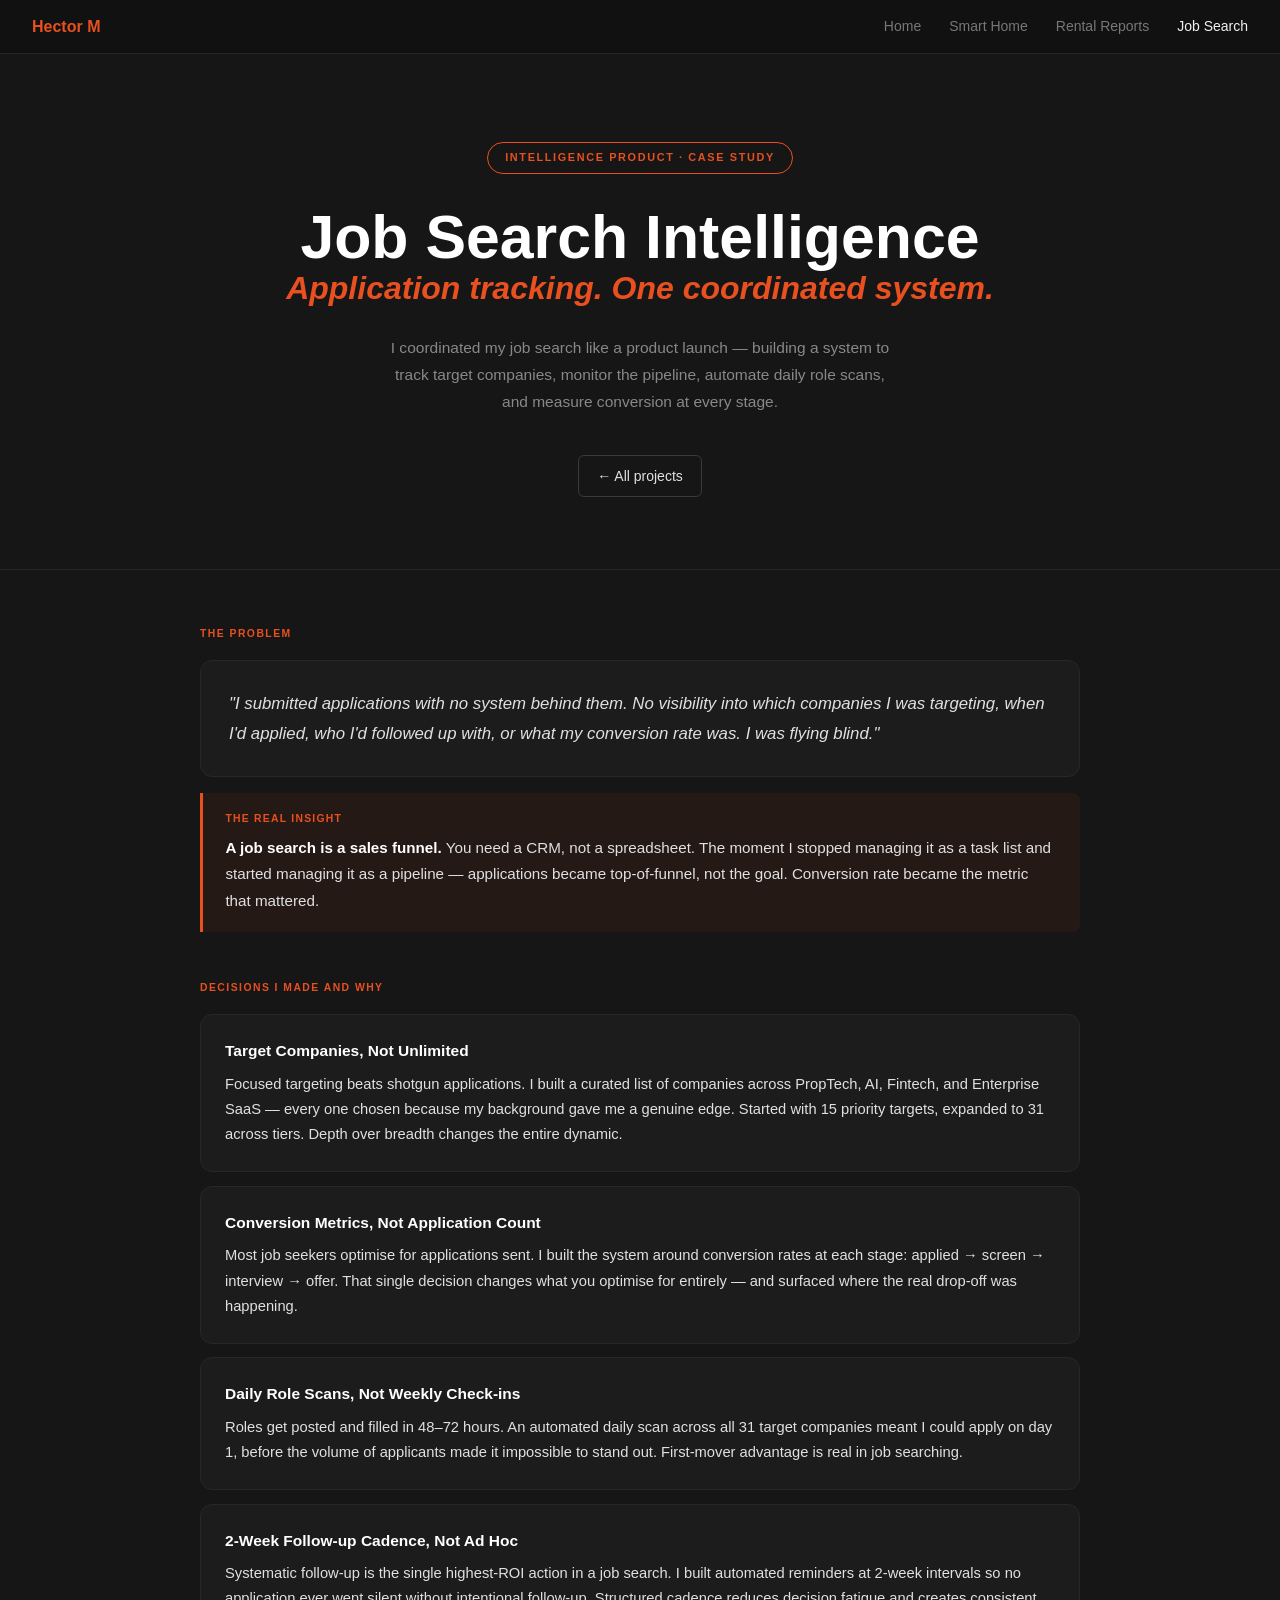
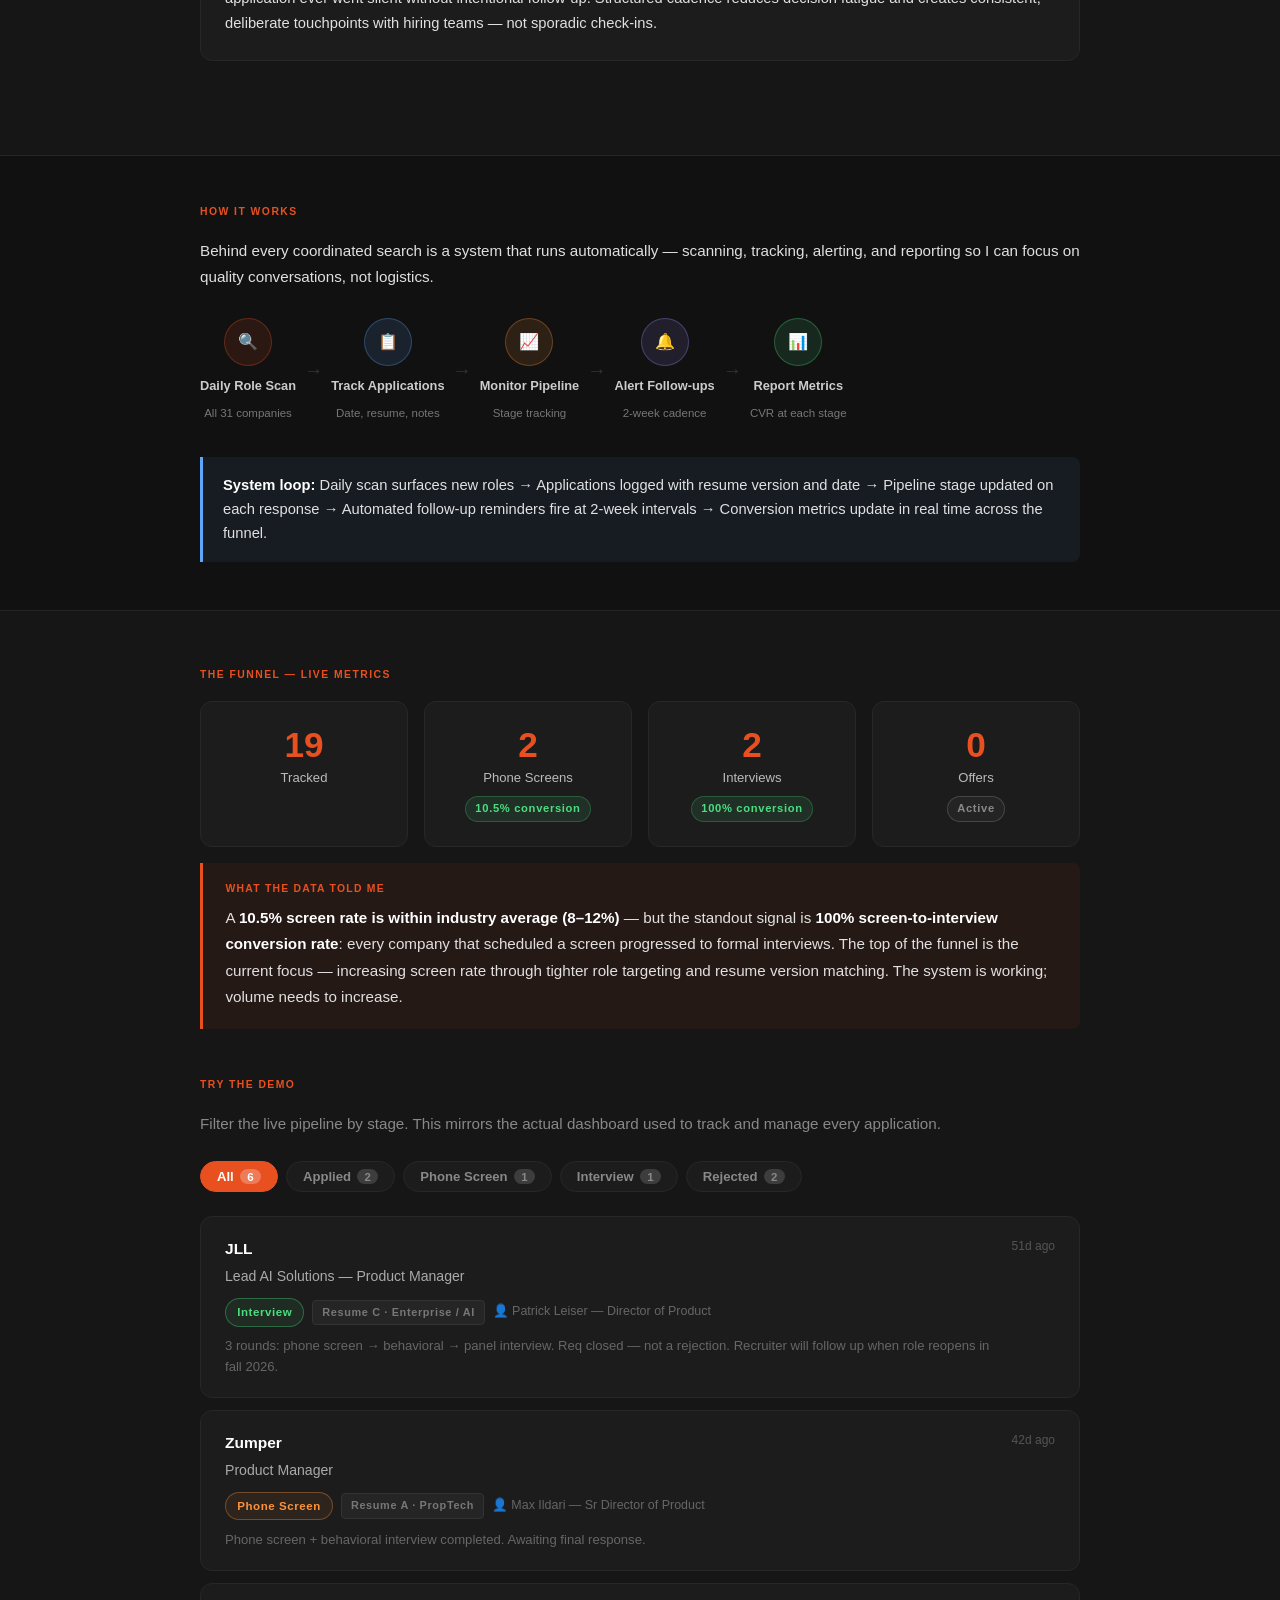
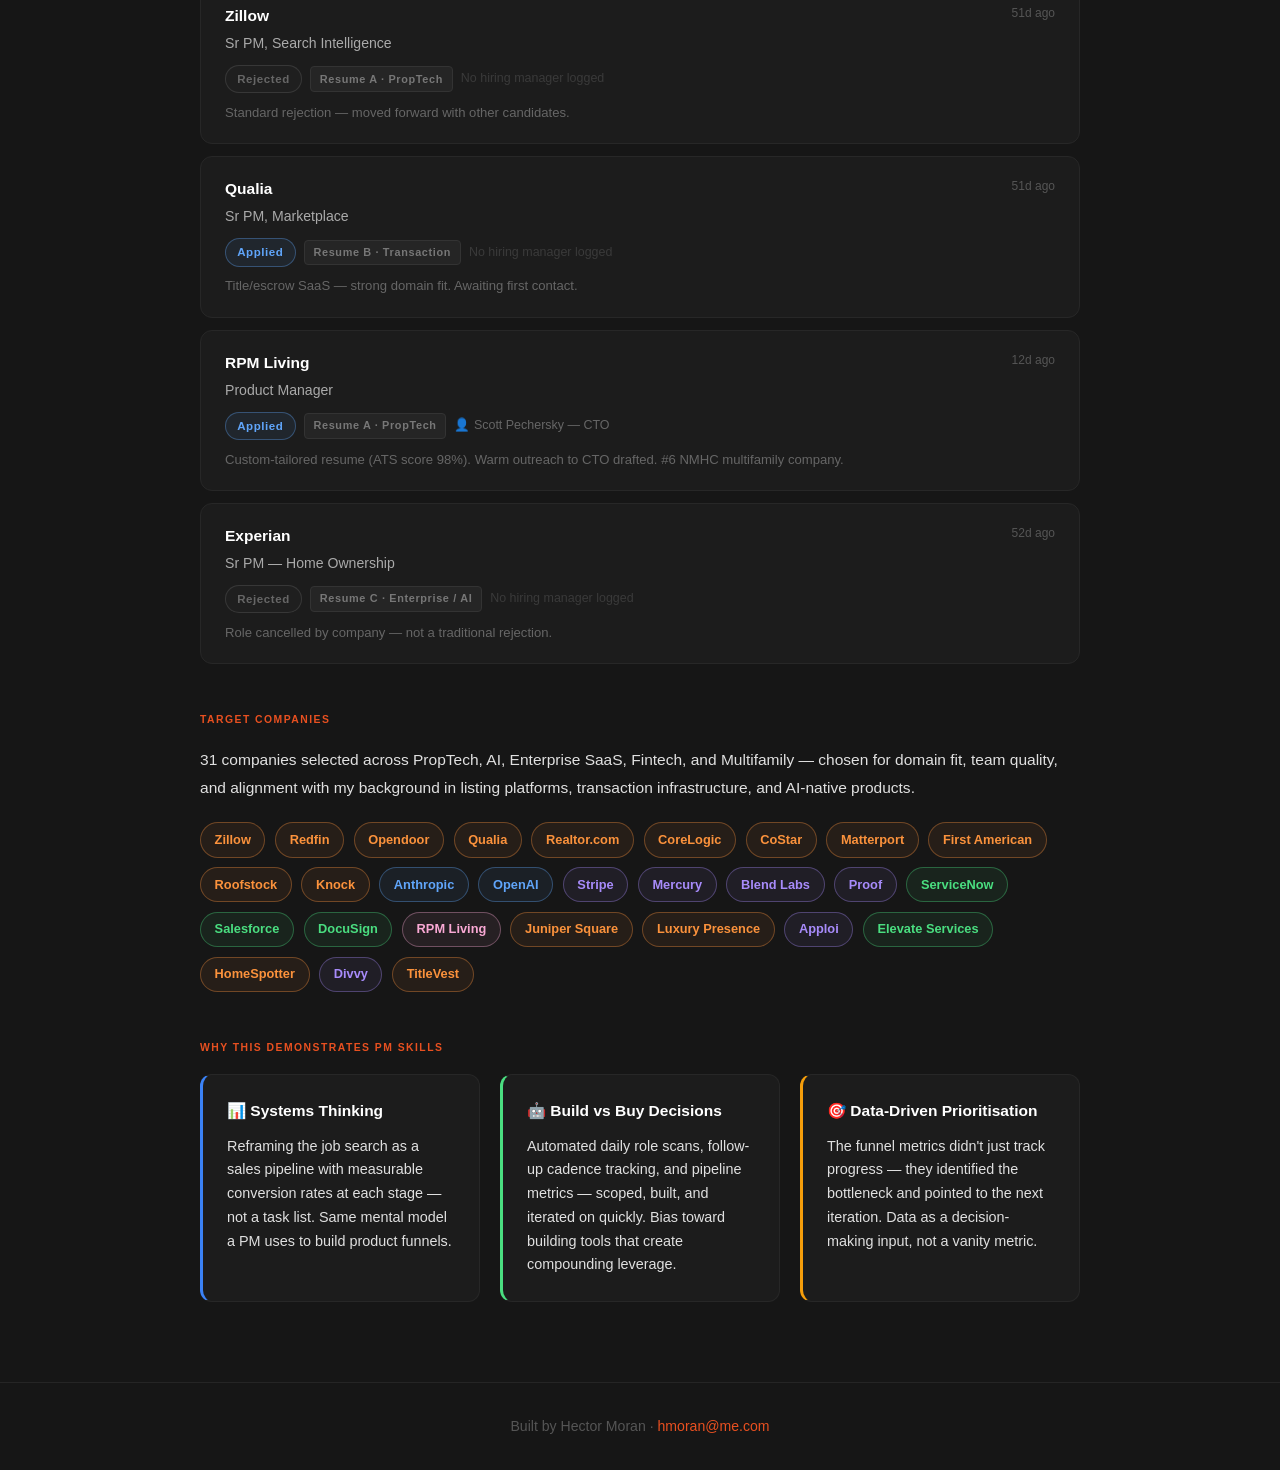
<file: job-search.html>
<!DOCTYPE html>
<html lang="en">
<head>
  <meta charset="UTF-8">
  <meta name="viewport" content="width=device-width, initial-scale=1.0">
  <title>Job Search Intelligence – Hector Moran</title>
  <style>
    /* ===== RESET ===== */
    *, *::before, *::after { box-sizing: border-box; margin: 0; padding: 0; }

    body {
      font-family: -apple-system, BlinkMacSystemFont, "Segoe UI", Roboto, "Helvetica Neue", sans-serif;
      background: #161616;
      color: #f0f0f0;
      line-height: 1.6;
      -webkit-font-smoothing: antialiased;
    }

    a { color: inherit; text-decoration: none; }

    /* ===== NAV ===== */
    .home-nav {
      background: #111;
      border-bottom: 1px solid #252525;
      padding: 0.85rem 2rem;
      display: flex;
      align-items: center;
      justify-content: space-between;
      position: sticky;
      top: 0;
      z-index: 100;
    }

    .home-nav-brand {
      font-size: 1rem;
      font-weight: 700;
      color: #e85020;
    }

    .home-nav-links {
      display: flex;
      gap: 1.75rem;
    }

    .home-nav-links a {
      color: #777;
      font-size: 0.875rem;
      font-weight: 500;
      transition: color 0.2s;
    }

    .home-nav-links a:hover,
    .home-nav-links a.active {
      color: #f0f0f0;
    }

    /* ===== HERO ===== */
    .hero {
      text-align: center;
      padding: 5.5rem 1.5rem 4.5rem;
      border-bottom: 1px solid #252525;
    }

    .hero-badge {
      display: inline-block;
      border: 1.5px solid #e85020;
      color: #e85020;
      font-size: 0.68rem;
      font-weight: 700;
      letter-spacing: 0.15em;
      padding: 0.4rem 1.1rem;
      border-radius: 999px;
      margin-bottom: 2rem;
      text-transform: uppercase;
    }

    .hero h1 {
      font-size: clamp(2.4rem, 6vw, 3.8rem);
      font-weight: 800;
      color: #ffffff;
      line-height: 1.05;
      margin-bottom: 0.15rem;
    }

    .hero-tagline {
      font-size: clamp(1.2rem, 3vw, 2rem);
      font-weight: 800;
      font-style: italic;
      color: #e85020;
      line-height: 1.05;
      margin-bottom: 1.75rem;
    }

    .hero-desc {
      font-size: 0.97rem;
      color: #888;
      max-width: 520px;
      margin: 0 auto 2.5rem;
      line-height: 1.75;
    }

    .hero-actions {
      display: flex;
      gap: 0.65rem;
      justify-content: center;
      flex-wrap: wrap;
    }

    .hero-btn {
      display: inline-flex;
      align-items: center;
      gap: 0.3rem;
      border: 1px solid #3a3a3a;
      color: #e0e0e0;
      background: transparent;
      padding: 0.55rem 1.15rem;
      border-radius: 6px;
      font-size: 0.875rem;
      font-weight: 500;
      transition: border-color 0.2s, background 0.2s;
      cursor: pointer;
      text-decoration: none;
    }

    .hero-btn:hover {
      border-color: #666;
      background: #1e1e1e;
    }

    /* ===== PAGE CONTAINER ===== */
    .page {
      max-width: 960px;
      margin: 0 auto;
      padding: 3.5rem 2.5rem 5rem;
    }

    /* ===== SECTION LABELS ===== */
    .micro-label {
      font-size: 0.65rem;
      font-weight: 700;
      letter-spacing: 0.14em;
      color: #e85020;
      text-transform: uppercase;
      margin-bottom: 1.1rem;
    }

    /* ===== DARK CARD / PROSE ===== */
    .dark-card {
      margin-bottom: 1rem;
    }

    .dark-card p {
      font-size: 0.97rem;
      color: #e0e0e0;
      line-height: 1.8;
    }

    .dark-card p + p { margin-top: 0.85rem; }

    /* ===== QUOTE BLOCK ===== */
    .quote-block {
      background: #1c1c1c;
      border: 1px solid #272727;
      border-radius: 12px;
      padding: 1.75rem;
      margin-bottom: 1rem;
    }

    .quote-block p {
      font-size: 1.05rem;
      font-style: italic;
      color: #e0e0e0;
      line-height: 1.75;
    }

    /* ===== INSIGHT CALLOUT ===== */
    .insight {
      border-left: 3px solid #e85020;
      background: rgba(232, 80, 32, 0.07);
      border-radius: 0 8px 8px 0;
      padding: 1.1rem 1.4rem;
      margin-bottom: 1rem;
    }

    .insight-label {
      font-size: 0.65rem;
      font-weight: 700;
      letter-spacing: 0.12em;
      text-transform: uppercase;
      color: #e85020;
      margin-bottom: 0.45rem;
    }

    .insight p {
      font-size: 0.95rem;
      color: #e0e0e0;
      line-height: 1.75;
    }

    .insight strong { color: #fff; }

    /* ===== DECISION CARDS ===== */
    .decision-card {
      background: #1c1c1c;
      border: 1px solid #272727;
      border-radius: 12px;
      padding: 1.5rem;
      margin-bottom: 0.85rem;
    }

    .decision-title {
      font-size: 0.97rem;
      font-weight: 700;
      color: #fff;
      margin-bottom: 0.5rem;
    }

    .decision-card p {
      font-size: 0.92rem;
      color: #e0e0e0;
      line-height: 1.7;
    }

    /* ===== FUNNEL STATS ===== */
    .funnel-grid {
      display: grid;
      grid-template-columns: repeat(4, 1fr);
      gap: 1rem;
      margin-bottom: 1rem;
    }

    .funnel-stat {
      background: #1c1c1c;
      border: 1px solid #272727;
      border-radius: 12px;
      padding: 1.5rem 1rem;
      text-align: center;
      position: relative;
    }

    .funnel-number {
      font-size: 2.2rem;
      font-weight: 800;
      color: #e85020;
      line-height: 1.1;
      margin-bottom: 0.3rem;
    }

    .funnel-label {
      font-size: 0.82rem;
      color: #bbb;
      line-height: 1.4;
      margin-bottom: 0.4rem;
    }

    .funnel-cvr {
      display: inline-block;
      font-size: 0.7rem;
      font-weight: 700;
      letter-spacing: 0.06em;
      color: #4ade80;
      background: rgba(74, 222, 128, 0.1);
      border: 1px solid rgba(74, 222, 128, 0.25);
      border-radius: 999px;
      padding: 0.2rem 0.6rem;
    }

    /* ===== COMPANY PILLS ===== */
    .company-pills {
      display: flex;
      flex-wrap: wrap;
      gap: 0.6rem;
      margin-bottom: 1rem;
    }

    .pill {
      display: inline-flex;
      align-items: center;
      gap: 0.4rem;
      font-size: 0.8rem;
      font-weight: 600;
      padding: 0.4rem 0.85rem;
      border-radius: 999px;
      border: 1px solid;
    }

    .pill-proptech  { color: #fb923c; border-color: rgba(251,146,60,0.35);  background: rgba(251,146,60,0.07); }
    .pill-ai        { color: #60a5fa; border-color: rgba(96,165,250,0.35);   background: rgba(96,165,250,0.07); }
    .pill-fintech   { color: #a78bfa; border-color: rgba(167,139,250,0.35);  background: rgba(167,139,250,0.07); }
    .pill-enterprise{ color: #4ade80; border-color: rgba(74,222,128,0.35);   background: rgba(74,222,128,0.07); }
    .pill-multifamily{ color: #f9a8d4; border-color: rgba(249,168,212,0.35); background: rgba(249,168,212,0.07); }

    /* ===== PIPELINE SECTION (full-bleed) ===== */
    .pipeline-section {
      background: #111;
      border-top: 1px solid #252525;
      border-bottom: 1px solid #252525;
      padding: 3rem 0;
    }

    .section-desc {
      font-size: 0.95rem;
      color: #e0e0e0;
      line-height: 1.7;
      margin-bottom: 1.75rem;
    }

    .pipeline-track {
      display: flex;
      align-items: center;
      gap: 0.5rem;
      overflow-x: auto;
      padding-bottom: 0.5rem;
    }

    .pipeline-node {
      text-align: center;
      flex-shrink: 0;
    }

    .pipeline-icon {
      width: 48px;
      height: 48px;
      border-radius: 50%;
      display: flex;
      align-items: center;
      justify-content: center;
      margin: 0 auto 0.6rem;
      font-size: 1rem;
      font-weight: 700;
    }

    .pipeline-icon.scan    { background: rgba(232,80,32,0.12);   color: #e85020; border: 1px solid rgba(232,80,32,0.3); }
    .pipeline-icon.track   { background: rgba(96,165,250,0.12);  color: #60a5fa; border: 1px solid rgba(96,165,250,0.3); }
    .pipeline-icon.monitor { background: rgba(251,146,60,0.12);  color: #fb923c; border: 1px solid rgba(251,146,60,0.3); }
    .pipeline-icon.alert   { background: rgba(167,139,250,0.12); color: #a78bfa; border: 1px solid rgba(167,139,250,0.3); }
    .pipeline-icon.report  { background: rgba(74,222,128,0.12);  color: #4ade80; border: 1px solid rgba(74,222,128,0.3); }

    .pipeline-node strong {
      display: block;
      font-size: 0.8rem;
      color: #ccc;
      margin-bottom: 0.2rem;
    }

    .pipeline-node span {
      font-size: 0.72rem;
      color: #777;
    }

    .pipeline-arrow {
      color: #333;
      font-size: 1.2rem;
      flex-shrink: 0;
    }

    .pipeline-callout {
      margin-top: 1.5rem;
      border-left: 3px solid #60a5fa;
      background: rgba(96,165,250,0.07);
      border-radius: 0 8px 8px 0;
      padding: 1rem 1.25rem;
      font-size: 0.92rem;
      color: #e0e0e0;
      line-height: 1.65;
    }

    .pipeline-callout strong { color: #fff; }

    /* ===== DEMO ===== */
    .demo-filters {
      display: flex;
      flex-wrap: wrap;
      gap: 0.5rem;
      margin-bottom: 1.5rem;
    }

    .demo-stage {
      display: inline-flex;
      align-items: center;
      gap: 0.4rem;
      padding: 0.45rem 1rem;
      background: #1c1c1c;
      border: 1px solid #272727;
      border-radius: 999px;
      color: #888;
      font-size: 0.82rem;
      font-weight: 600;
      cursor: pointer;
      font-family: inherit;
      transition: all 0.15s;
    }

    .demo-stage:hover {
      border-color: #444;
      color: #ccc;
    }

    .demo-stage.active {
      background: #e85020;
      border-color: #e85020;
      color: #fff;
    }

    .demo-count {
      background: rgba(255,255,255,0.15);
      border-radius: 999px;
      padding: 0.1rem 0.45rem;
      font-size: 0.72rem;
    }

    .demo-stage.active .demo-count {
      background: rgba(255,255,255,0.25);
    }

    .app-card {
      background: #1c1c1c;
      border: 1px solid #272727;
      border-radius: 12px;
      padding: 1.25rem 1.5rem;
      margin-bottom: 0.75rem;
      display: flex;
      align-items: flex-start;
      justify-content: space-between;
      gap: 1rem;
      transition: border-color 0.15s;
    }

    .app-card:hover { border-color: #3a3a3a; }

    .app-card-left  { flex: 1; min-width: 0; }

    .app-company {
      font-size: 0.97rem;
      font-weight: 700;
      color: #fff;
      margin-bottom: 0.2rem;
    }

    .app-role {
      font-size: 0.88rem;
      color: #aaa;
      margin-bottom: 0.65rem;
      white-space: nowrap;
      overflow: hidden;
      text-overflow: ellipsis;
    }

    .app-meta {
      display: flex;
      align-items: center;
      gap: 0.5rem;
      flex-wrap: wrap;
    }

    .app-notes {
      font-size: 0.82rem;
      color: #666;
      margin-top: 0.6rem;
      line-height: 1.55;
    }

    .app-card-right {
      display: flex;
      flex-direction: column;
      align-items: flex-end;
      gap: 0.5rem;
      flex-shrink: 0;
    }

    .status-badge {
      font-size: 0.72rem;
      font-weight: 700;
      letter-spacing: 0.05em;
      padding: 0.25rem 0.7rem;
      border-radius: 999px;
      border: 1px solid;
      white-space: nowrap;
    }

    .status-applied    { color: #60a5fa; border-color: rgba(96,165,250,0.35);  background: rgba(96,165,250,0.08); }
    .status-phone_screen { color: #fb923c; border-color: rgba(251,146,60,0.35); background: rgba(251,146,60,0.08); }
    .status-interview  { color: #4ade80; border-color: rgba(74,222,128,0.35);  background: rgba(74,222,128,0.08); }
    .status-rejected   { color: #666;    border-color: rgba(102,102,102,0.35); background: rgba(102,102,102,0.05); }
    .status-closed_req { color: #a78bfa; border-color: rgba(167,139,250,0.35); background: rgba(167,139,250,0.08); }

    .resume-badge {
      font-size: 0.68rem;
      font-weight: 700;
      letter-spacing: 0.06em;
      padding: 0.2rem 0.55rem;
      border-radius: 4px;
      background: #252525;
      color: #777;
      border: 1px solid #333;
    }

    .days-badge {
      font-size: 0.75rem;
      color: #555;
      white-space: nowrap;
    }

    .hm-text {
      font-size: 0.78rem;
      color: #666;
    }

    /* ===== PM SKILLS ===== */
    .skills-grid {
      display: grid;
      grid-template-columns: repeat(3, 1fr);
      gap: 1.25rem;
    }

    .skill-card {
      background: #1c1c1c;
      border: 1px solid #272727;
      border-radius: 12px;
      padding: 1.5rem;
    }

    .skill-card.blue  { border-left: 3px solid #3b82f6; }
    .skill-card.green { border-left: 3px solid #4ade80; }
    .skill-card.amber { border-left: 3px solid #f59e0b; }

    .skill-card h3 {
      font-size: 0.97rem;
      font-weight: 700;
      color: #fff;
      margin-bottom: 0.65rem;
    }

    .skill-card p {
      font-size: 0.9rem;
      color: #e0e0e0;
      line-height: 1.65;
    }

    /* ===== FOOTER ===== */
    .home-footer {
      border-top: 1px solid #252525;
      padding: 2rem 1.5rem;
      text-align: center;
      font-size: 0.88rem;
      color: #555;
    }

    .home-footer a { color: #e85020; }
    .home-footer a:hover { text-decoration: underline; }

    /* ===== RESPONSIVE ===== */
    @media (max-width: 700px) {
      .funnel-grid  { grid-template-columns: repeat(2, 1fr); }
      .skills-grid  { grid-template-columns: 1fr 1fr; }
    }

    @media (max-width: 600px) {
      .home-nav { padding: 0.85rem 1rem; }
      .home-nav-links { gap: 1rem; }
      .page { padding: 2rem 1rem 4rem; }
      .funnel-grid  { grid-template-columns: 1fr 1fr; }
      .skills-grid  { grid-template-columns: 1fr; }
      .app-card { flex-direction: column; }
      .app-card-right { flex-direction: row; align-items: center; }
    }
  </style>
</head>
<body>

  <!-- ===== NAV ===== -->
  <nav class="home-nav">
    <a href="index.html" class="home-nav-brand">Hector M</a>
    <div class="home-nav-links">
      <a href="index.html">Home</a>
      <a href="smart-home.html">Smart Home</a>
      <a href="property-analytics.html">Rental Reports</a>
      <a href="job-search.html" class="active">Job Search</a>
    </div>
  </nav>

  <!-- ===== HERO ===== -->
  <section class="hero">
    <span class="hero-badge">Intelligence Product · Case Study</span>
    <h1>Job Search Intelligence</h1>
    <p class="hero-tagline">Application tracking. One coordinated system.</p>
    <p class="hero-desc">
      I coordinated my job search like a product launch — building a system to track
      target companies, monitor the pipeline, automate daily role scans, and measure conversion at every stage.
    </p>
    <div class="hero-actions">
      <a href="index.html" class="hero-btn">← All projects</a>
    </div>
  </section>

  <!-- ===== PAGE BLOCK 1: Problem + Decisions ===== -->
  <div class="page">

    <!-- ── THE PROBLEM ── -->
    <section style="margin-bottom: 3rem;">
      <p class="micro-label">The Problem</p>
      <div class="quote-block">
        <p>"I submitted applications with no system behind them. No visibility into which companies I was targeting, when I'd applied, who I'd followed up with, or what my conversion rate was. I was flying blind."</p>
      </div>
      <div class="insight">
        <div class="insight-label">The Real Insight</div>
        <p><strong>A job search is a sales funnel.</strong> You need a CRM, not a spreadsheet. The moment I stopped managing it as a task list and started managing it as a pipeline — applications became top-of-funnel, not the goal. Conversion rate became the metric that mattered.</p>
      </div>
    </section>

    <!-- ── DECISIONS ── -->
    <section>
      <p class="micro-label">Decisions I Made and Why</p>

      <div class="decision-card">
        <div class="decision-title">Target Companies, Not Unlimited</div>
        <p>Focused targeting beats shotgun applications. I built a curated list of companies across PropTech, AI, Fintech, and Enterprise SaaS — every one chosen because my background gave me a genuine edge. Started with 15 priority targets, expanded to 31 across tiers. Depth over breadth changes the entire dynamic.</p>
      </div>

      <div class="decision-card">
        <div class="decision-title">Conversion Metrics, Not Application Count</div>
        <p>Most job seekers optimise for applications sent. I built the system around conversion rates at each stage: applied → screen → interview → offer. That single decision changes what you optimise for entirely — and surfaced where the real drop-off was happening.</p>
      </div>

      <div class="decision-card">
        <div class="decision-title">Daily Role Scans, Not Weekly Check-ins</div>
        <p>Roles get posted and filled in 48–72 hours. An automated daily scan across all 31 target companies meant I could apply on day 1, before the volume of applicants made it impossible to stand out. First-mover advantage is real in job searching.</p>
      </div>

      <div class="decision-card">
        <div class="decision-title">2-Week Follow-up Cadence, Not Ad Hoc</div>
        <p>Systematic follow-up is the single highest-ROI action in a job search. I built automated reminders at 2-week intervals so no application ever went silent without intentional follow-up. Structured cadence reduces decision fatigue and creates consistent, deliberate touchpoints with hiring teams — not sporadic check-ins.</p>
      </div>
    </section>

  </div><!-- /page block 1 -->

  <!-- ===== HOW IT WORKS (full-bleed) ===== -->
  <section class="pipeline-section">
    <div style="max-width: 960px; margin: 0 auto; padding: 0 2.5rem;">
      <p class="micro-label">How It Works</p>
      <p class="section-desc">Behind every coordinated search is a system that runs automatically — scanning, tracking, alerting, and reporting so I can focus on quality conversations, not logistics.</p>
      <div class="pipeline-track">
        <div class="pipeline-node">
          <div class="pipeline-icon scan">🔍</div>
          <strong>Daily Role Scan</strong>
          <span>All 31 companies</span>
        </div>
        <div class="pipeline-arrow">→</div>
        <div class="pipeline-node">
          <div class="pipeline-icon track">📋</div>
          <strong>Track Applications</strong>
          <span>Date, resume, notes</span>
        </div>
        <div class="pipeline-arrow">→</div>
        <div class="pipeline-node">
          <div class="pipeline-icon monitor">📈</div>
          <strong>Monitor Pipeline</strong>
          <span>Stage tracking</span>
        </div>
        <div class="pipeline-arrow">→</div>
        <div class="pipeline-node">
          <div class="pipeline-icon alert">🔔</div>
          <strong>Alert Follow-ups</strong>
          <span>2-week cadence</span>
        </div>
        <div class="pipeline-arrow">→</div>
        <div class="pipeline-node">
          <div class="pipeline-icon report">📊</div>
          <strong>Report Metrics</strong>
          <span>CVR at each stage</span>
        </div>
      </div>
      <div class="pipeline-callout">
        <strong>System loop:</strong> Daily scan surfaces new roles → Applications logged with resume version and date → Pipeline stage updated on each response → Automated follow-up reminders fire at 2-week intervals → Conversion metrics update in real time across the funnel.
      </div>
    </div>
  </section>

  <!-- ===== PAGE BLOCK 2: Funnel + Demo + Companies + Skills ===== -->
  <div class="page">

    <!-- ── FUNNEL ── -->
    <section style="margin-bottom: 3rem;">
      <p class="micro-label">The Funnel — Live Metrics</p>
      <div class="funnel-grid">
        <div class="funnel-stat">
          <div class="funnel-number">19</div>
          <div class="funnel-label">Tracked</div>
        </div>
        <div class="funnel-stat">
          <div class="funnel-number">2</div>
          <div class="funnel-label">Phone Screens</div>
          <div class="funnel-cvr">10.5% conversion</div>
        </div>
        <div class="funnel-stat">
          <div class="funnel-number">2</div>
          <div class="funnel-label">Interviews</div>
          <div class="funnel-cvr">100% conversion</div>
        </div>
        <div class="funnel-stat">
          <div class="funnel-number">0</div>
          <div class="funnel-label">Offers</div>
          <div class="funnel-cvr" style="color:#888;border-color:rgba(136,136,136,0.35);background:rgba(136,136,136,0.07);">Active</div>
        </div>
      </div>
      <div class="insight">
        <div class="insight-label">What the Data Told Me</div>
        <p>A <strong>10.5% screen rate is within industry average (8–12%)</strong> — but the standout signal is <strong>100% screen-to-interview conversion rate</strong>: every company that scheduled a screen progressed to formal interviews. The top of the funnel is the current focus — increasing screen rate through tighter role targeting and resume version matching. The system is working; volume needs to increase.</p>
      </div>
    </section>

    <!-- ── TRY THE DEMO ── -->
    <section style="margin-bottom: 3rem;">
      <p class="micro-label">Try the Demo</p>
      <p style="font-size:0.95rem;color:#888;line-height:1.7;margin-bottom:1.5rem;">Filter the live pipeline by stage. This mirrors the actual dashboard used to track and manage every application.</p>

      <div class="demo-filters">
        <button class="demo-stage active" data-filter="all"          onclick="filterApps('all')">All <span class="demo-count">6</span></button>
        <button class="demo-stage"        data-filter="applied"      onclick="filterApps('applied')">Applied <span class="demo-count">2</span></button>
        <button class="demo-stage"        data-filter="phone_screen" onclick="filterApps('phone_screen')">Phone Screen <span class="demo-count">1</span></button>
        <button class="demo-stage"        data-filter="interview"    onclick="filterApps('interview')">Interview <span class="demo-count">1</span></button>
        <button class="demo-stage"        data-filter="rejected"     onclick="filterApps('rejected')">Rejected <span class="demo-count">2</span></button>
      </div>

      <div id="demoAppList"></div>
    </section>

    <!-- ── TARGET COMPANIES ── -->
    <section style="margin-bottom: 3rem;">
      <p class="micro-label">Target Companies</p>
      <div class="dark-card" style="margin-bottom: 1.25rem;">
        <p>31 companies selected across PropTech, AI, Enterprise SaaS, Fintech, and Multifamily — chosen for domain fit, team quality, and alignment with my background in listing platforms, transaction infrastructure, and AI-native products.</p>
      </div>
      <div class="company-pills">
        <span class="pill pill-proptech">Zillow</span>
        <span class="pill pill-proptech">Redfin</span>
        <span class="pill pill-proptech">Opendoor</span>
        <span class="pill pill-proptech">Qualia</span>
        <span class="pill pill-proptech">Realtor.com</span>
        <span class="pill pill-proptech">CoreLogic</span>
        <span class="pill pill-proptech">CoStar</span>
        <span class="pill pill-proptech">Matterport</span>
        <span class="pill pill-proptech">First American</span>
        <span class="pill pill-proptech">Roofstock</span>
        <span class="pill pill-proptech">Knock</span>
        <span class="pill pill-ai">Anthropic</span>
        <span class="pill pill-ai">OpenAI</span>
        <span class="pill pill-fintech">Stripe</span>
        <span class="pill pill-fintech">Mercury</span>
        <span class="pill pill-fintech">Blend Labs</span>
        <span class="pill pill-fintech">Proof</span>
        <span class="pill pill-enterprise">ServiceNow</span>
        <span class="pill pill-enterprise">Salesforce</span>
        <span class="pill pill-enterprise">DocuSign</span>
        <span class="pill pill-multifamily">RPM Living</span>
        <span class="pill pill-proptech">Juniper Square</span>
        <span class="pill pill-proptech">Luxury Presence</span>
        <span class="pill pill-fintech">Apploi</span>
        <span class="pill pill-enterprise">Elevate Services</span>
        <span class="pill pill-proptech">HomeSpotter</span>
        <span class="pill pill-fintech">Divvy</span>
        <span class="pill pill-proptech">TitleVest</span>
      </div>
    </section>

    <!-- ── PM SKILLS ── -->
    <section>
      <p class="micro-label">Why This Demonstrates PM Skills</p>
      <div class="skills-grid">
        <div class="skill-card blue">
          <h3>📊 Systems Thinking</h3>
          <p>Reframing the job search as a sales pipeline with measurable conversion rates at each stage — not a task list. Same mental model a PM uses to build product funnels.</p>
        </div>
        <div class="skill-card green">
          <h3>🤖 Build vs Buy Decisions</h3>
          <p>Automated daily role scans, follow-up cadence tracking, and pipeline metrics — scoped, built, and iterated on quickly. Bias toward building tools that create compounding leverage.</p>
        </div>
        <div class="skill-card amber">
          <h3>🎯 Data-Driven Prioritisation</h3>
          <p>The funnel metrics didn't just track progress — they identified the bottleneck and pointed to the next iteration. Data as a decision-making input, not a vanity metric.</p>
        </div>
      </div>
    </section>

  </div><!-- /page block 2 -->

  <!-- ===== FOOTER ===== -->
  <footer class="home-footer">
    Built by Hector Moran · <a href="mailto:hmoran@me.com">hmoran@me.com</a>
  </footer>

  <script>
    const demoApps = [
      {
        company: "JLL",
        role: "Lead AI Solutions — Product Manager",
        status: "interview",
        dateApplied: "2026-05-01",
        resumeUsed: "C",
        hiringManager: "Patrick Leiser — Director of Product",
        notes: "3 rounds: phone screen → behavioral → panel interview. Req closed — not a rejection. Recruiter will follow up when role reopens in fall 2026."
      },
      {
        company: "Zumper",
        role: "Product Manager",
        status: "phone_screen",
        dateApplied: "2026-05-10",
        resumeUsed: "A",
        hiringManager: "Max Ildari — Sr Director of Product",
        notes: "Phone screen + behavioral interview completed. Awaiting final response."
      },
      {
        company: "Zillow",
        role: "Sr PM, Search Intelligence",
        status: "rejected",
        dateApplied: "2026-05-01",
        resumeUsed: "A",
        hiringManager: null,
        notes: "Standard rejection — moved forward with other candidates."
      },
      {
        company: "Qualia",
        role: "Sr PM, Marketplace",
        status: "applied",
        dateApplied: "2026-05-01",
        resumeUsed: "B",
        hiringManager: null,
        notes: "Title/escrow SaaS — strong domain fit. Awaiting first contact."
      },
      {
        company: "RPM Living",
        role: "Product Manager",
        status: "applied",
        dateApplied: "2026-06-09",
        resumeUsed: "A",
        hiringManager: "Scott Pechersky — CTO",
        notes: "Custom-tailored resume (ATS score 98%). Warm outreach to CTO drafted. #6 NMHC multifamily company."
      },
      {
        company: "Experian",
        role: "Sr PM — Home Ownership",
        status: "rejected",
        dateApplied: "2026-04-30",
        resumeUsed: "C",
        hiringManager: null,
        notes: "Role cancelled by company — not a traditional rejection."
      }
    ];

    const statusLabels = {
      applied:      "Applied",
      phone_screen: "Phone Screen",
      interview:    "Interview",
      rejected:     "Rejected",
      closed_req:   "Req Closed"
    };

    const resumeLabels = {
      A: "Resume A · PropTech",
      B: "Resume B · Transaction",
      C: "Resume C · Enterprise / AI"
    };

    function getDaysElapsed(dateApplied) {
      const diff = Math.floor((new Date('2026-06-21') - new Date(dateApplied)) / 86400000);
      return diff === 1 ? '1 day ago' : `${diff}d ago`;
    }

    function renderApps(filter) {
      const list = document.getElementById('demoAppList');
      const filtered = filter === 'all' ? demoApps : demoApps.filter(a => a.status === filter);

      if (filtered.length === 0) {
        list.innerHTML = '<div style="text-align:center;padding:2rem;color:#444;font-size:0.9rem;">No applications in this stage.</div>';
        return;
      }

      list.innerHTML = filtered.map(app => {
        const hmHtml = app.hiringManager
          ? `<span class="hm-text">👤 ${app.hiringManager}</span>`
          : `<span class="hm-text" style="color:#3a3a3a;">No hiring manager logged</span>`;

        return `
          <div class="app-card">
            <div class="app-card-left">
              <div class="app-company">${app.company}</div>
              <div class="app-role">${app.role}</div>
              <div class="app-meta">
                <span class="status-badge status-${app.status}">${statusLabels[app.status] || app.status}</span>
                <span class="resume-badge">${resumeLabels[app.resumeUsed]}</span>
                ${hmHtml}
              </div>
              <div class="app-notes">${app.notes}</div>
            </div>
            <div class="app-card-right">
              <span class="days-badge">${getDaysElapsed(app.dateApplied)}</span>
            </div>
          </div>`;
      }).join('');
    }

    function filterApps(filter) {
      document.querySelectorAll('.demo-stage').forEach(btn => {
        btn.classList.toggle('active', btn.dataset.filter === filter);
      });
      renderApps(filter);
    }

    document.addEventListener('DOMContentLoaded', () => renderApps('all'));
  </script>

</body>
</html>
</file>
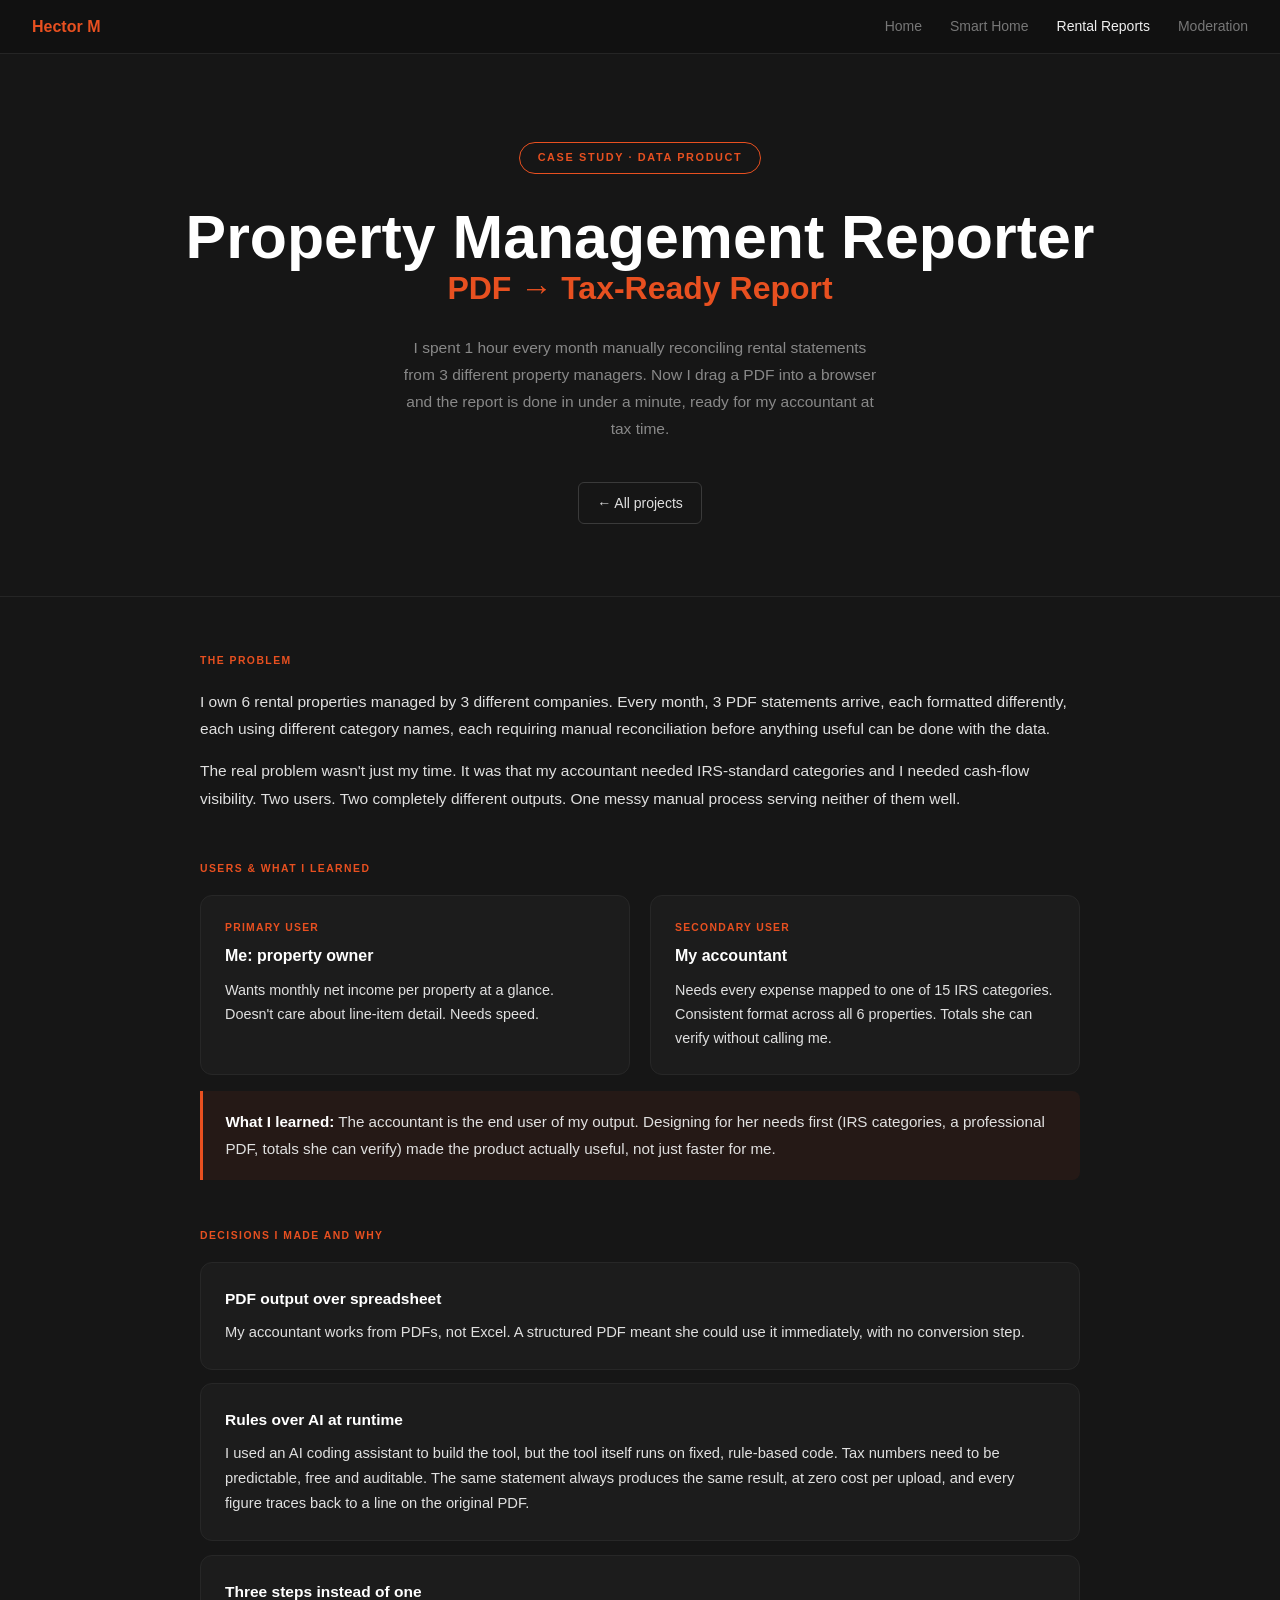
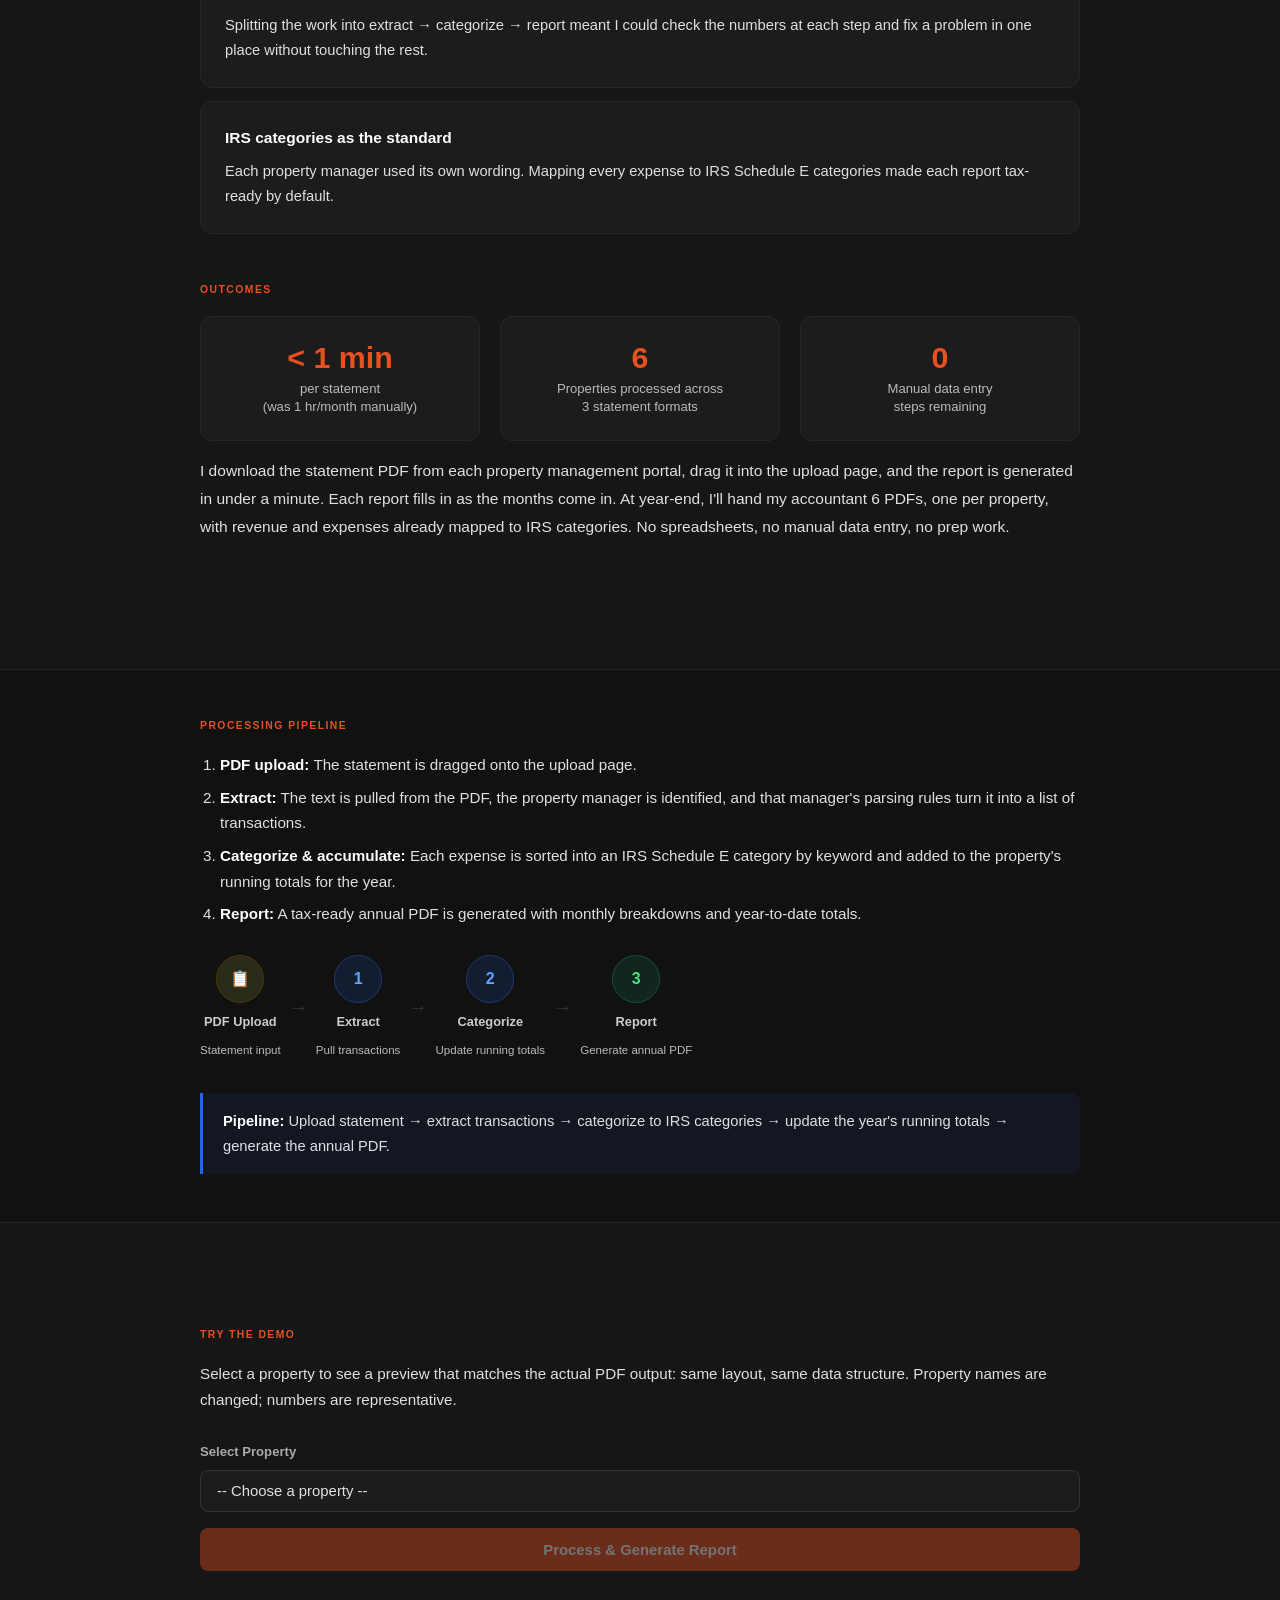
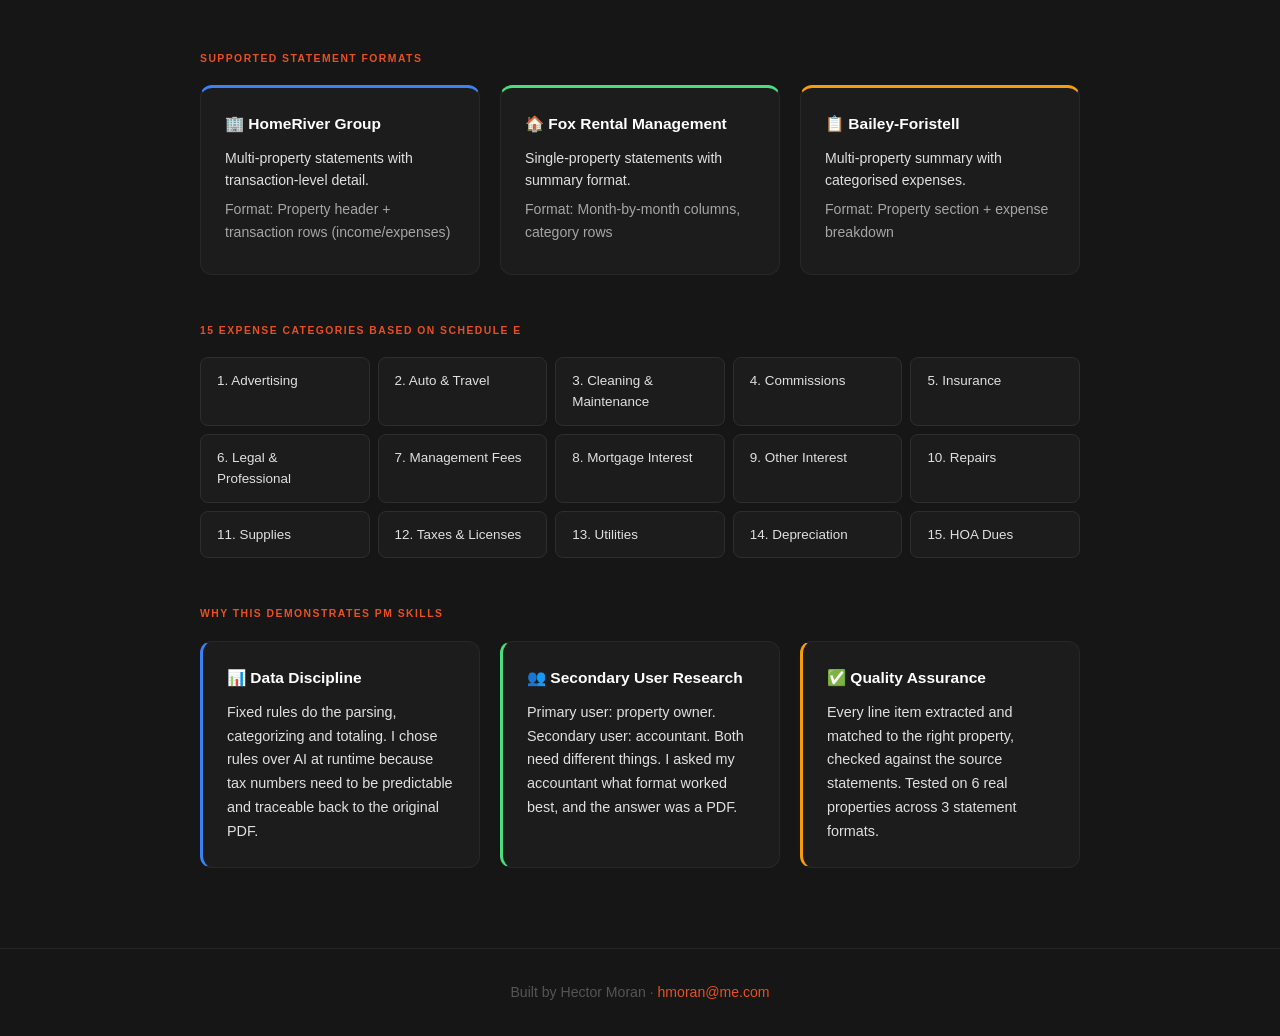
<file: property-analytics.html>
<!DOCTYPE html>
<html lang="en">
<head>
  <meta charset="UTF-8">
  <meta name="viewport" content="width=device-width, initial-scale=1.0">
  <title>Property Management Reporter – Hector Moran</title>
  <style>
    /* ===== RESET ===== */
    *, *::before, *::after { box-sizing: border-box; margin: 0; padding: 0; }

    body {
      font-family: -apple-system, BlinkMacSystemFont, "Segoe UI", Roboto, "Helvetica Neue", sans-serif;
      background: #161616;
      color: #f0f0f0;
      line-height: 1.6;
      -webkit-font-smoothing: antialiased;
    }

    a { color: inherit; text-decoration: none; }

    /* ===== NAV ===== */
    .home-nav {
      background: #111;
      border-bottom: 1px solid #252525;
      padding: 0.85rem 2rem;
      display: flex;
      align-items: center;
      justify-content: space-between;
      position: sticky;
      top: 0;
      z-index: 100;
    }

    .home-nav-brand {
      font-size: 1rem;
      font-weight: 700;
      color: #e85020;
    }

    .home-nav-links {
      display: flex;
      gap: 1.75rem;
    }

    .home-nav-links a {
      color: #777;
      font-size: 0.875rem;
      font-weight: 500;
      transition: color 0.2s;
    }

    .home-nav-links a:hover,
    .home-nav-links a.active {
      color: #f0f0f0;
    }

    /* ===== PAGE CONTAINER ===== */
    .page {
      max-width: 960px;
      margin: 0 auto;
      padding: 3.5rem 2.5rem 5rem;
    }

    /* ===== PAGE HEADER ===== */
    .page-back {
      display: inline-flex;
      align-items: center;
      gap: 0.4rem;
      font-size: 0.8rem;
      color: #666;
      margin-bottom: 2rem;
      transition: color 0.2s;
    }
    .page-back:hover { color: #aaa; }

    .page-eyebrow {
      font-size: 0.65rem;
      font-weight: 700;
      letter-spacing: 0.15em;
      text-transform: uppercase;
      color: #e85020;
      margin-bottom: 0.75rem;
    }

    .page-title {
      font-size: clamp(1.8rem, 5vw, 2.75rem);
      font-weight: 800;
      font-style: italic;
      color: #fff;
      line-height: 1.1;
      margin-bottom: 0.75rem;
    }

    .page-subtitle {
      font-size: 1rem;
      color: #e0e0e0;
      line-height: 1.75;
      max-width: 640px;
      margin-bottom: 1.5rem;
    }

    .page-subtitle strong { color: #fff; }

    .page-badge {
      display: inline-flex;
      align-items: center;
      gap: 0.4rem;
      font-size: 0.72rem;
      font-weight: 700;
      letter-spacing: 0.06em;
      padding: 0.35rem 0.85rem;
      border-radius: 999px;
      border: 1.5px solid #4ade80;
      color: #4ade80;
      background: rgba(74, 222, 128, 0.07);
    }

    .badge-dot {
      display: inline-block;
      width: 6px;
      height: 6px;
      border-radius: 50%;
      background: currentColor;
      animation: blink 2s ease-in-out infinite;
    }

    @keyframes blink {
      0%, 100% { opacity: 1; }
      50% { opacity: 0.3; }
    }

    .page-divider {
      border: none;
      border-top: 1px solid #252525;
      margin: 2.5rem 0;
    }

    /* ===== SECTION LABELS ===== */
    .micro-label {
      font-size: 0.65rem;
      font-weight: 700;
      letter-spacing: 0.14em;
      color: #e85020;
      text-transform: uppercase;
      margin-bottom: 1.1rem;
    }

    /* ===== DARK CARD ===== */
    .dark-card {
      margin-bottom: 1rem;
    }

    .dark-card p {
      font-size: 0.97rem;
      color: #e0e0e0;
      line-height: 1.8;
    }

    .dark-card p + p { margin-top: 0.85rem; }

    /* ===== USER GRID ===== */
    .user-grid {
      display: grid;
      grid-template-columns: 1fr 1fr;
      gap: 1.25rem;
      margin-bottom: 1rem;
    }

    .user-card {
      background: #1c1c1c;
      border: 1px solid #272727;
      border-radius: 12px;
      padding: 1.5rem;
    }

    .user-card-label {
      font-size: 0.65rem;
      font-weight: 700;
      letter-spacing: 0.12em;
      text-transform: uppercase;
      color: #e85020;
      margin-bottom: 0.4rem;
    }

    .user-card-name {
      font-size: 1rem;
      font-weight: 700;
      color: #fff;
      margin-bottom: 0.65rem;
    }

    .user-card p {
      font-size: 0.9rem;
      color: #e0e0e0;
      line-height: 1.65;
    }

    /* ===== INSIGHT CALLOUT ===== */
    .insight {
      border-left: 3px solid #e85020;
      background: rgba(232, 80, 32, 0.07);
      border-radius: 0 8px 8px 0;
      padding: 1.1rem 1.4rem;
    }

    .insight p {
      font-size: 0.95rem;
      color: #e0e0e0;
      line-height: 1.75;
    }

    .insight strong { color: #fff; }

    /* ===== DECISION CARDS ===== */
    .decision-card {
      background: #1c1c1c;
      border: 1px solid #272727;
      border-radius: 12px;
      padding: 1.5rem;
      margin-bottom: 0.85rem;
    }

    .decision-title {
      font-size: 0.97rem;
      font-weight: 700;
      color: #fff;
      margin-bottom: 0.5rem;
    }

    .decision-card p {
      font-size: 0.92rem;
      color: #e0e0e0;
      line-height: 1.7;
    }

    /* ===== OUTCOME STATS ===== */
    .outcome-stats {
      display: grid;
      grid-template-columns: repeat(3, 1fr);
      gap: 1.25rem;
      margin-bottom: 1rem;
    }

    .stat-box {
      background: #1c1c1c;
      border: 1px solid #272727;
      border-radius: 12px;
      padding: 1.5rem;
      text-align: center;
    }

    .stat-number {
      font-size: 1.9rem;
      font-weight: 800;
      color: #e85020;
      margin-bottom: 0.3rem;
      line-height: 1.1;
    }

    .stat-label {
      font-size: 0.82rem;
      color: #bbb;
      line-height: 1.4;
    }

    /* ===== PIPELINE ===== */
    .pipeline-section {
      background: #111;
      border-top: 1px solid #252525;
      border-bottom: 1px solid #252525;
      padding: 3rem 0;
    }

    .section-heading {
      font-size: 1.1rem;
      font-weight: 700;
      color: #e0e0e0;
      margin-bottom: 0.5rem;
    }

    .section-desc {
      font-size: 0.95rem;
      color: #e0e0e0;
      line-height: 1.7;
      margin-bottom: 1.75rem;
    }

    .pipeline-steps {
      margin: 0 0 1.75rem 1.25rem;
      font-size: 0.95rem;
      color: #e0e0e0;
      line-height: 1.7;
    }

    .pipeline-steps li + li { margin-top: 0.4rem; }
    .pipeline-steps strong { color: #fff; }

    .pipeline-track {
      display: flex;
      align-items: center;
      gap: 0.5rem;
      overflow-x: auto;
      padding-bottom: 0.5rem;
    }

    .pipeline-node {
      text-align: center;
      flex-shrink: 0;
    }

    .pipeline-icon {
      width: 48px;
      height: 48px;
      border-radius: 50%;
      display: flex;
      align-items: center;
      justify-content: center;
      margin: 0 auto 0.6rem;
      font-size: 1rem;
      font-weight: 700;
    }

    .pipeline-icon.input { background: #2a2a1a; color: #d4a017; border: 1px solid #4a3a00; }
    .pipeline-icon.agent { background: rgba(37, 99, 235, 0.15); color: #60a5fa; border: 1px solid #1e3a6a; }
    .pipeline-icon.output { background: rgba(16, 185, 129, 0.12); color: #4ade80; border: 1px solid #14532d; }

    .pipeline-node strong {
      display: block;
      font-size: 0.8rem;
      color: #ccc;
      margin-bottom: 0.2rem;
    }

    .pipeline-node span {
      font-size: 0.72rem;
      color: #bbb;
    }

    .pipeline-arrow {
      color: #333;
      font-size: 1.2rem;
      flex-shrink: 0;
    }

    .pipeline-callout {
      margin-top: 1.5rem;
      border-left: 3px solid #2563eb;
      background: rgba(37, 99, 235, 0.07);
      border-radius: 0 8px 8px 0;
      padding: 1rem 1.25rem;
      font-size: 0.92rem;
      color: #e0e0e0;
      line-height: 1.65;
    }

    .pipeline-callout strong { color: #fff; }

    /* ===== DEMO FORM ===== */
    .form-section { padding: 3rem 0; }

    .form-label {
      display: block;
      font-size: 0.82rem;
      font-weight: 600;
      color: #aaa;
      margin-bottom: 0.5rem;
    }

    .form-select {
      width: 100%;
      padding: 0.75rem 1rem;
      background: #1c1c1c;
      border: 1px solid #333;
      border-radius: 8px;
      color: #e0e0e0;
      font-size: 0.93rem;
      font-family: inherit;
      margin-bottom: 1rem;
      appearance: none;
      cursor: pointer;
    }

    .form-select:focus {
      outline: none;
      border-color: #e85020;
    }

    .form-select option { background: #1c1c1c; }

    .form-button {
      display: block;
      width: 100%;
      padding: 0.85rem;
      background: #e85020;
      color: #fff;
      border: none;
      border-radius: 8px;
      font-weight: 700;
      font-size: 0.93rem;
      cursor: pointer;
      font-family: inherit;
      transition: background 0.2s, opacity 0.2s;
    }

    .form-button:hover:not(:disabled) { background: #c94018; }
    .form-button:disabled { opacity: 0.4; cursor: not-allowed; }

    /* ===== REPORT LIGHT SURFACE ===== */
    /* The JS-generated report preview must stay white/light (it's a PDF mockup).
       Scope light CSS variables so the JS output renders correctly. */
    .report-light {
      --primary: #2563eb;
      --accent: #10b981;
      --text: #1f2937;
      --text-light: #6b7280;
      --gray-50: #f9fafb;
      --gray-100: #f3f4f6;
      --gray-200: #e5e7eb;
      --gray-300: #d1d5db;
      --gray-400: #9ca3af;
      --gray-900: #111827;
    }

    /* Loading spinner */
    .loading {
      display: inline-block;
      width: 14px;
      height: 14px;
      border: 2px solid rgba(255,255,255,0.3);
      border-top-color: #fff;
      border-radius: 50%;
      animation: spin 0.7s linear infinite;
      vertical-align: middle;
      margin-right: 0.4rem;
    }

    @keyframes spin { to { transform: rotate(360deg); } }

    /* ===== FORMAT CARDS ===== */
    .format-grid {
      display: grid;
      grid-template-columns: repeat(3, 1fr);
      gap: 1.25rem;
    }

    .format-card {
      background: #1c1c1c;
      border: 1px solid #272727;
      border-radius: 12px;
      padding: 1.5rem;
    }

    .format-card.blue { border-top: 3px solid #3b82f6; }
    .format-card.green { border-top: 3px solid #4ade80; }
    .format-card.amber { border-top: 3px solid #f59e0b; }

    .format-card h3 {
      font-size: 0.97rem;
      font-weight: 700;
      color: #fff;
      margin-bottom: 0.6rem;
    }

    .format-card p {
      font-size: 0.88rem;
      color: #e0e0e0;
      line-height: 1.6;
      margin-bottom: 0.4rem;
    }

    .format-card p:last-child { opacity: 0.7; }

    /* ===== IRS GRID ===== */
    .irs-grid {
      display: grid;
      grid-template-columns: repeat(auto-fill, minmax(155px, 1fr));
      gap: 0.5rem;
    }

    .irs-item {
      background: #1c1c1c;
      border: 1px solid #2e2e2e;
      border-radius: 8px;
      padding: 0.75rem 1rem;
      font-size: 0.84rem;
      color: #e0e0e0;
    }

    /* ===== PM SKILLS ===== */
    .skills-grid {
      display: grid;
      grid-template-columns: repeat(3, 1fr);
      gap: 1.25rem;
    }

    .skill-card {
      background: #1c1c1c;
      border: 1px solid #272727;
      border-radius: 12px;
      padding: 1.5rem;
    }

    .skill-card.blue { border-left: 3px solid #3b82f6; }
    .skill-card.green { border-left: 3px solid #4ade80; }
    .skill-card.amber { border-left: 3px solid #f59e0b; }

    .skill-card h3 {
      font-size: 0.97rem;
      font-weight: 700;
      color: #fff;
      margin-bottom: 0.65rem;
    }

    .skill-card p {
      font-size: 0.9rem;
      color: #e0e0e0;
      line-height: 1.65;
    }

    /* ===== HERO ===== */
    .hero {
      text-align: center;
      padding: 5.5rem 1.5rem 4.5rem;
      border-bottom: 1px solid #252525;
    }

    .hero-badge {
      display: inline-block;
      border: 1.5px solid #e85020;
      color: #e85020;
      font-size: 0.68rem;
      font-weight: 700;
      letter-spacing: 0.15em;
      padding: 0.4rem 1.1rem;
      border-radius: 999px;
      margin-bottom: 2rem;
      text-transform: uppercase;
    }

    .hero h1 {
      font-size: clamp(2.4rem, 6vw, 3.8rem);
      font-weight: 800;
      color: #ffffff;
      line-height: 1.05;
      margin-bottom: 0.15rem;
    }

    .hero-tagline {
      font-size: clamp(1.2rem, 3vw, 2rem);
      font-weight: 800;
      color: #e85020;
      line-height: 1.05;
      margin-bottom: 1.75rem;
    }

    .hero-desc {
      font-size: 0.97rem;
      color: #888;
      max-width: 480px;
      margin: 0 auto 2.5rem;
      line-height: 1.75;
    }

    .hero-actions {
      display: flex;
      gap: 0.65rem;
      justify-content: center;
      flex-wrap: wrap;
    }

    .hero-btn {
      display: inline-flex;
      align-items: center;
      gap: 0.3rem;
      border: 1px solid #3a3a3a;
      color: #e0e0e0;
      background: transparent;
      padding: 0.55rem 1.15rem;
      border-radius: 6px;
      font-size: 0.875rem;
      font-weight: 500;
      transition: border-color 0.2s, background 0.2s;
      cursor: pointer;
      text-decoration: none;
    }

    .hero-btn:hover {
      border-color: #666;
      background: #1e1e1e;
    }

    /* ===== FOOTER ===== */
    .home-footer {
      border-top: 1px solid #252525;
      padding: 2rem 1.5rem;
      text-align: center;
      font-size: 0.88rem;
      color: #555;
    }

    .home-footer a {
      color: #e85020;
    }

    .home-footer a:hover { text-decoration: underline; }

    /* ===== RESPONSIVE ===== */
    @media (max-width: 700px) {
      .format-grid { grid-template-columns: 1fr 1fr; }
      .skills-grid { grid-template-columns: 1fr 1fr; }
    }

    @media (max-width: 600px) {
      .home-nav { padding: 0.85rem 1rem; }
      .home-nav-links { gap: 1rem; }
      .page { padding: 2rem 1rem 4rem; }
      .user-grid { grid-template-columns: 1fr; }
      .outcome-stats { grid-template-columns: 1fr; }
      .format-grid { grid-template-columns: 1fr; }
      .skills-grid { grid-template-columns: 1fr; }
    }
  </style>
</head>
<body>

  <!-- ===== NAV ===== -->
  <nav class="home-nav">
    <a href="index.html" class="home-nav-brand">Hector M</a>
    <div class="home-nav-links">
      <a href="index.html">Home</a>
      <a href="smart-home.html">Smart Home</a>
      <a href="property-analytics.html" class="active">Rental Reports</a>
      <a href="album-art.html">Moderation</a>
      <!-- <a href="job-search.html">Job Search</a> -->
    </div>
  </nav>

  <!-- ===== HERO ===== -->
  <section class="hero">
    <span class="hero-badge">Case Study · Data Product</span>
    <h1>Property Management Reporter</h1>
    <p class="hero-tagline">PDF → Tax-Ready Report</p>
    <p class="hero-desc">I spent 1 hour every month manually reconciling rental statements from 3 different property managers. Now I drag a PDF into a browser and the report is done in under a minute, ready for my accountant at tax time.</p>
    <div class="hero-actions">
      <a href="index.html" class="hero-btn">← All projects</a>
    </div>
  </section>

  <!-- ===== PAGE ===== -->
  <div class="page">

    <!-- ── THE PROBLEM ── -->
    <section style="margin-bottom: 3rem;">
      <p class="micro-label">The Problem</p>
      <div class="dark-card">
        <p>I own 6 rental properties managed by 3 different companies. Every month, 3 PDF statements arrive, each formatted differently, each using different category names, each requiring manual reconciliation before anything useful can be done with the data.</p>
        <p>The real problem wasn't just my time. It was that my accountant needed IRS-standard categories and I needed cash-flow visibility. Two users. Two completely different outputs. One messy manual process serving neither of them well.</p>
      </div>
    </section>

    <!-- ── USERS & WHAT I LEARNED ── -->
    <section style="margin-bottom: 3rem;">
      <p class="micro-label">Users &amp; What I Learned</p>
      <div class="user-grid">
        <div class="user-card">
          <div class="user-card-label">Primary User</div>
          <div class="user-card-name">Me: property owner</div>
          <p>Wants monthly net income per property at a glance. Doesn't care about line-item detail. Needs speed.</p>
        </div>
        <div class="user-card">
          <div class="user-card-label">Secondary User</div>
          <div class="user-card-name">My accountant</div>
          <p>Needs every expense mapped to one of 15 IRS categories. Consistent format across all 6 properties. Totals she can verify without calling me.</p>
        </div>
      </div>
      <div class="insight">
        <p><strong>What I learned:</strong> The accountant is the end user of my output. Designing for her needs first (IRS categories, a professional PDF, totals she can verify) made the product actually useful, not just faster for me.</p>
      </div>
    </section>

    <!-- ── DECISIONS ── -->
    <section style="margin-bottom: 3rem;">
      <p class="micro-label">Decisions I Made and Why</p>
      <div class="decision-card">
        <div class="decision-title">PDF output over spreadsheet</div>
        <p>My accountant works from PDFs, not Excel. A structured PDF meant she could use it immediately, with no conversion step.</p>
      </div>
      <div class="decision-card">
        <div class="decision-title">Rules over AI at runtime</div>
        <p>I used an AI coding assistant to build the tool, but the tool itself runs on fixed, rule-based code. Tax numbers need to be predictable, free and auditable. The same statement always produces the same result, at zero cost per upload, and every figure traces back to a line on the original PDF.</p>
      </div>
      <div class="decision-card">
        <div class="decision-title">Three steps instead of one</div>
        <p>Splitting the work into extract → categorize → report meant I could check the numbers at each step and fix a problem in one place without touching the rest.</p>
      </div>
      <div class="decision-card">
        <div class="decision-title">IRS categories as the standard</div>
        <p>Each property manager used its own wording. Mapping every expense to IRS Schedule E categories made each report tax-ready by default.</p>
      </div>
    </section>

    <!-- ── OUTCOMES ── -->
    <section style="margin-bottom: 3rem;">
      <p class="micro-label">Outcomes</p>
      <div class="outcome-stats">
        <div class="stat-box">
          <div class="stat-number">&lt; 1 min</div>
          <div class="stat-label">per statement<br>(was 1 hr/month manually)</div>
        </div>
        <div class="stat-box">
          <div class="stat-number">6</div>
          <div class="stat-label">Properties processed across<br>3 statement formats</div>
        </div>
        <div class="stat-box">
          <div class="stat-number">0</div>
          <div class="stat-label">Manual data entry<br>steps remaining</div>
        </div>
      </div>
      <div class="dark-card">
        <p>I download the statement PDF from each property management portal, drag it into the upload page, and the report is generated in under a minute. Each report fills in as the months come in. At year-end, I'll hand my accountant 6 PDFs, one per property, with revenue and expenses already mapped to IRS categories. No spreadsheets, no manual data entry, no prep work.</p>
      </div>
    </section>

  </div><!-- /page -->

  <!-- ── PIPELINE (full-bleed) ── -->
  <section class="pipeline-section">
    <div style="max-width: 960px; margin: 0 auto; padding: 0 2.5rem;">
      <p class="micro-label">Processing Pipeline</p>
      <ol class="pipeline-steps">
        <li><strong>PDF upload:</strong> The statement is dragged onto the upload page.</li>
        <li><strong>Extract:</strong> The text is pulled from the PDF, the property manager is identified, and that manager's parsing rules turn it into a list of transactions.</li>
        <li><strong>Categorize &amp; accumulate:</strong> Each expense is sorted into an IRS Schedule E category by keyword and added to the property's running totals for the year.</li>
        <li><strong>Report:</strong> A tax-ready annual PDF is generated with monthly breakdowns and year-to-date totals.</li>
      </ol>
      <div class="pipeline-track">
        <div class="pipeline-node">
          <div class="pipeline-icon input">📋</div>
          <strong>PDF Upload</strong>
          <span>Statement input</span>
        </div>
        <div class="pipeline-arrow">→</div>
        <div class="pipeline-node">
          <div class="pipeline-icon agent">1</div>
          <strong>Extract</strong>
          <span>Pull transactions</span>
        </div>
        <div class="pipeline-arrow">→</div>
        <div class="pipeline-node">
          <div class="pipeline-icon agent">2</div>
          <strong>Categorize</strong>
          <span>Update running totals</span>
        </div>
        <div class="pipeline-arrow">→</div>
        <div class="pipeline-node">
          <div class="pipeline-icon output">3</div>
          <strong>Report</strong>
          <span>Generate annual PDF</span>
        </div>
      </div>
      <div class="pipeline-callout">
        <strong>Pipeline:</strong> Upload statement → extract transactions → categorize to IRS categories → update the year's running totals → generate the annual PDF.
      </div>
    </div>
  </section>

  <div class="page">

    <!-- ── DEMO ── -->
    <section class="form-section">
      <p class="micro-label">Try the Demo</p>
      <p class="section-desc">Select a property to see a preview that matches the actual PDF output: same layout, same data structure. Property names are changed; numbers are representative.</p>

      <label class="form-label" for="propertySelect">Select Property</label>
      <select id="propertySelect" class="form-select" onchange="document.getElementById('processButton').disabled = !this.value">
        <option value="">-- Choose a property --</option>
        <option value="4521 Maple Ridge Drive, Austin, TX">4521 Maple Ridge Drive, Austin, TX (HomeRiver Group)</option>
        <option value="8734 Oakwood Court, Nashville, TN">8734 Oakwood Court, Nashville, TN (Fox Rental Management)</option>
      </select>

      <button type="button" class="form-button" id="processButton" onclick="processProperty()" disabled>
        Process &amp; Generate Report
      </button>

      <!-- Results - wrapped in .report-light so JS-generated light styles work -->
      <div id="results" class="report-light" style="margin-top: 2rem;"></div>
    </section>

    <!-- ── SUPPORTED FORMATS ── -->
    <section style="margin-bottom: 3rem;">
      <p class="micro-label">Supported Statement Formats</p>
      <div class="format-grid">
        <div class="format-card blue">
          <h3>🏢 HomeRiver Group</h3>
          <p>Multi-property statements with transaction-level detail.</p>
          <p>Format: Property header + transaction rows (income/expenses)</p>
        </div>
        <div class="format-card green">
          <h3>🏠 Fox Rental Management</h3>
          <p>Single-property statements with summary format.</p>
          <p>Format: Month-by-month columns, category rows</p>
        </div>
        <div class="format-card amber">
          <h3>📋 Bailey-Foristell</h3>
          <p>Multi-property summary with categorised expenses.</p>
          <p>Format: Property section + expense breakdown</p>
        </div>
      </div>
    </section>

    <!-- ── IRS CATEGORIES ── -->
    <section style="margin-bottom: 3rem;">
      <p class="micro-label">15 Expense Categories Based on Schedule E</p>
      <div class="irs-grid">
        <div class="irs-item">1. Advertising</div>
        <div class="irs-item">2. Auto &amp; Travel</div>
        <div class="irs-item">3. Cleaning &amp; Maintenance</div>
        <div class="irs-item">4. Commissions</div>
        <div class="irs-item">5. Insurance</div>
        <div class="irs-item">6. Legal &amp; Professional</div>
        <div class="irs-item">7. Management Fees</div>
        <div class="irs-item">8. Mortgage Interest</div>
        <div class="irs-item">9. Other Interest</div>
        <div class="irs-item">10. Repairs</div>
        <div class="irs-item">11. Supplies</div>
        <div class="irs-item">12. Taxes &amp; Licenses</div>
        <div class="irs-item">13. Utilities</div>
        <div class="irs-item">14. Depreciation</div>
        <div class="irs-item">15. HOA Dues</div>
      </div>
    </section>

    <!-- ── PM SKILLS ── -->
    <section>
      <p class="micro-label">Why This Demonstrates PM Skills</p>
      <div class="skills-grid">
        <div class="skill-card blue">
          <h3>📊 Data Discipline</h3>
          <p>Fixed rules do the parsing, categorizing and totaling. I chose rules over AI at runtime because tax numbers need to be predictable and traceable back to the original PDF.</p>
        </div>
        <div class="skill-card green">
          <h3>👥 Secondary User Research</h3>
          <p>Primary user: property owner. Secondary user: accountant. Both need different things. I asked my accountant what format worked best, and the answer was a PDF.</p>
        </div>
        <div class="skill-card amber">
          <h3>✅ Quality Assurance</h3>
          <p>Every line item extracted and matched to the right property, checked against the source statements. Tested on 6 real properties across 3 statement formats.</p>
        </div>
      </div>
    </section>

  </div><!-- /page -->

  <!-- ===== FOOTER ===== -->
  <footer class="home-footer">
    Built by Hector Moran · <a href="mailto:hmoran@me.com">hmoran@me.com</a>
  </footer>

  <script src="js/property-analytics.js"></script>
</body>
</html>
</file>
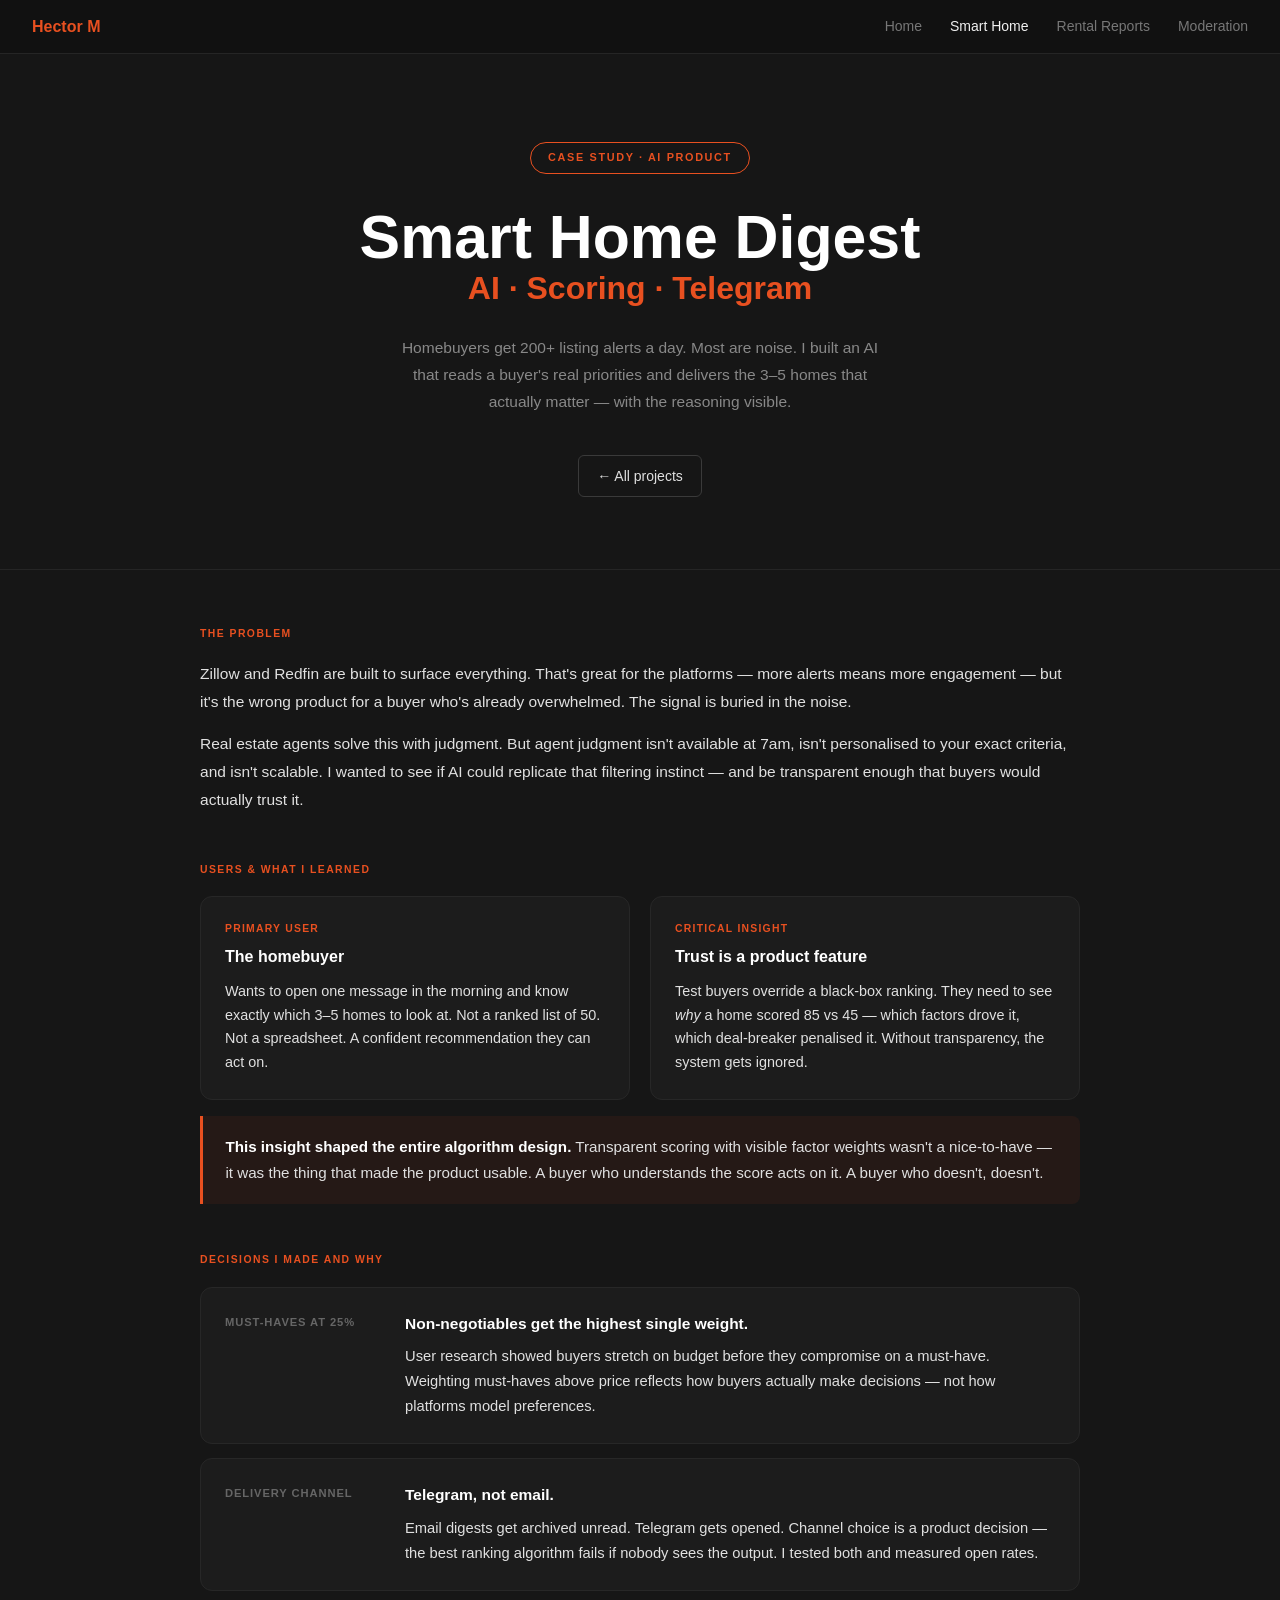
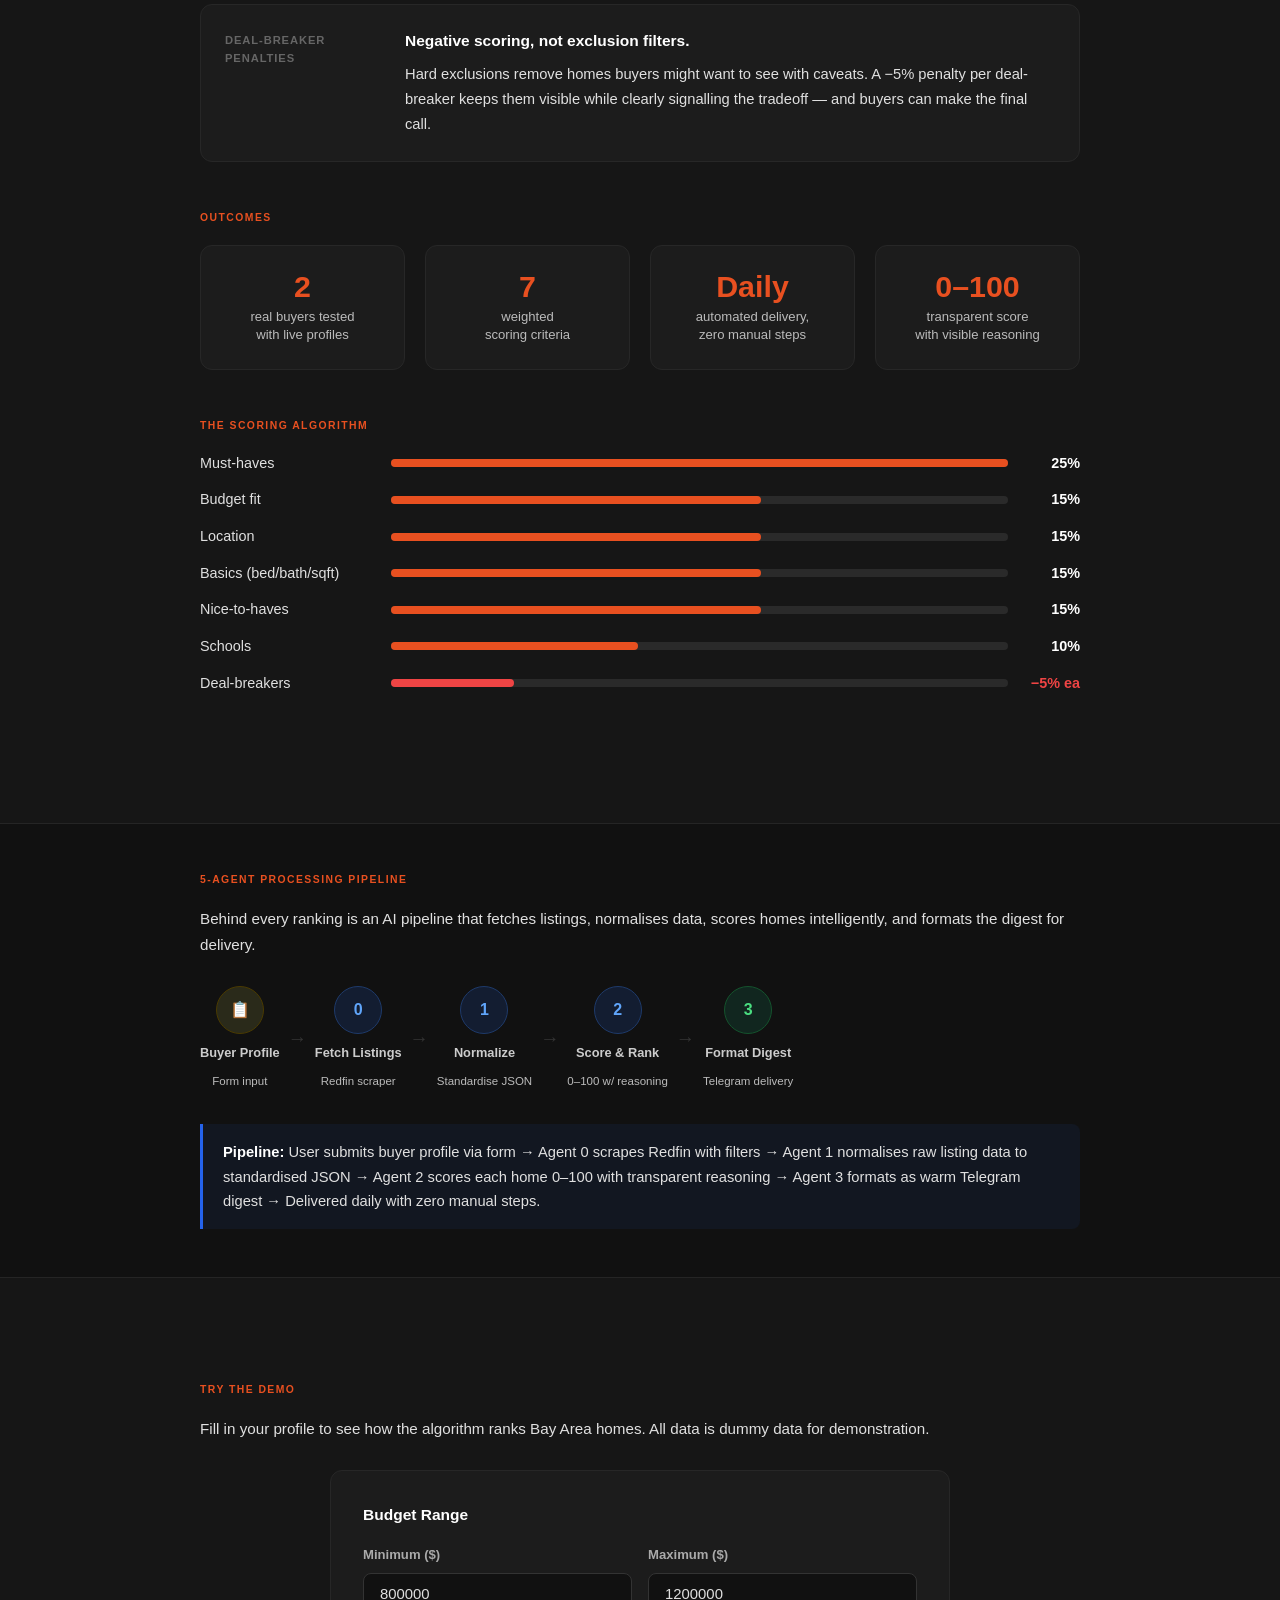
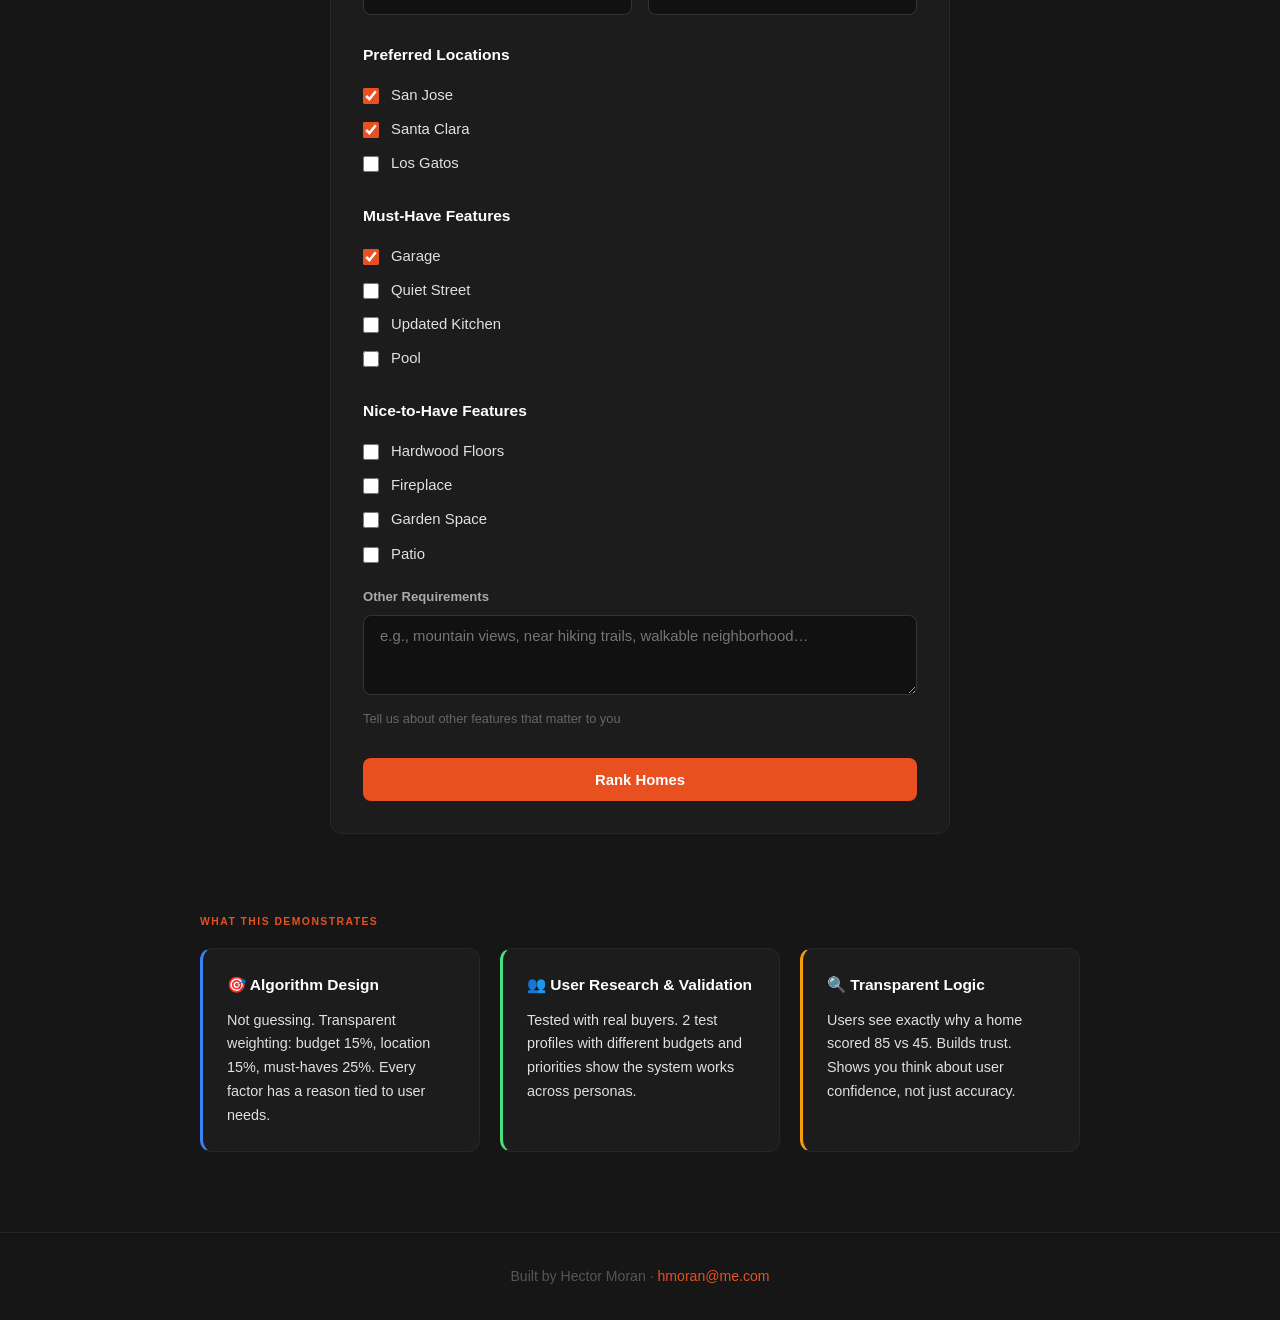
<file: smart-home.html>
<!DOCTYPE html>
<html lang="en">
<head>
  <meta charset="UTF-8">
  <meta name="viewport" content="width=device-width, initial-scale=1.0">
  <title>Smart Home Digest – Hector Moran</title>
  <style>
    /* ===== RESET ===== */
    *, *::before, *::after { box-sizing: border-box; margin: 0; padding: 0; }

    body {
      font-family: -apple-system, BlinkMacSystemFont, "Segoe UI", Roboto, "Helvetica Neue", sans-serif;
      background: #161616;
      color: #f0f0f0;
      line-height: 1.6;
      -webkit-font-smoothing: antialiased;
    }

    a { color: inherit; text-decoration: none; }

    /* ===== NAV ===== */
    .home-nav {
      background: #111;
      border-bottom: 1px solid #252525;
      padding: 0.85rem 2rem;
      display: flex;
      align-items: center;
      justify-content: space-between;
      position: sticky;
      top: 0;
      z-index: 100;
    }

    .home-nav-brand {
      font-size: 1rem;
      font-weight: 700;
      color: #e85020;
    }

    .home-nav-links {
      display: flex;
      gap: 1.75rem;
    }

    .home-nav-links a {
      color: #777;
      font-size: 0.875rem;
      font-weight: 500;
      transition: color 0.2s;
    }

    .home-nav-links a:hover,
    .home-nav-links a.active {
      color: #f0f0f0;
    }

    /* ===== HERO ===== */
    .hero {
      text-align: center;
      padding: 5.5rem 1.5rem 4.5rem;
      border-bottom: 1px solid #252525;
    }

    .hero-badge {
      display: inline-block;
      border: 1.5px solid #e85020;
      color: #e85020;
      font-size: 0.68rem;
      font-weight: 700;
      letter-spacing: 0.15em;
      padding: 0.4rem 1.1rem;
      border-radius: 999px;
      margin-bottom: 2rem;
      text-transform: uppercase;
    }

    .hero h1 {
      font-size: clamp(2.4rem, 6vw, 3.8rem);
      font-weight: 800;
      color: #ffffff;
      line-height: 1.05;
      margin-bottom: 0.15rem;
    }

    .hero-tagline {
      font-size: clamp(1.2rem, 3vw, 2rem);
      font-weight: 800;
      color: #e85020;
      line-height: 1.05;
      margin-bottom: 1.75rem;
    }

    .hero-desc {
      font-size: 0.97rem;
      color: #888;
      max-width: 480px;
      margin: 0 auto 2.5rem;
      line-height: 1.75;
    }

    .hero-actions {
      display: flex;
      gap: 0.65rem;
      justify-content: center;
      flex-wrap: wrap;
    }

    .hero-btn {
      display: inline-flex;
      align-items: center;
      gap: 0.3rem;
      border: 1px solid #3a3a3a;
      color: #e0e0e0;
      background: transparent;
      padding: 0.55rem 1.15rem;
      border-radius: 6px;
      font-size: 0.875rem;
      font-weight: 500;
      transition: border-color 0.2s, background 0.2s;
      cursor: pointer;
      text-decoration: none;
    }

    .hero-btn:hover {
      border-color: #666;
      background: #1e1e1e;
    }

    /* ===== PAGE CONTAINER ===== */
    .page {
      max-width: 960px;
      margin: 0 auto;
      padding: 3.5rem 2.5rem 5rem;
    }

    /* ===== SECTION LABELS ===== */
    .micro-label {
      font-size: 0.65rem;
      font-weight: 700;
      letter-spacing: 0.14em;
      color: #e85020;
      text-transform: uppercase;
      margin-bottom: 1.1rem;
    }

    /* ===== DARK CARD ===== */
    .dark-card {
      margin-bottom: 1rem;
    }

    .dark-card p {
      font-size: 0.97rem;
      color: #e0e0e0;
      line-height: 1.8;
    }

    .dark-card p + p { margin-top: 0.85rem; }

    /* ===== USER GRID ===== */
    .user-grid {
      display: grid;
      grid-template-columns: 1fr 1fr;
      gap: 1.25rem;
      margin-bottom: 1rem;
    }

    .user-card {
      background: #1c1c1c;
      border: 1px solid #272727;
      border-radius: 12px;
      padding: 1.5rem;
    }

    .user-card-label {
      font-size: 0.65rem;
      font-weight: 700;
      letter-spacing: 0.12em;
      text-transform: uppercase;
      color: #e85020;
      margin-bottom: 0.4rem;
    }

    .user-card-name {
      font-size: 1rem;
      font-weight: 700;
      color: #fff;
      margin-bottom: 0.65rem;
    }

    .user-card p {
      font-size: 0.9rem;
      color: #e0e0e0;
      line-height: 1.65;
    }

    /* ===== INSIGHT CALLOUT ===== */
    .insight {
      border-left: 3px solid #e85020;
      background: rgba(232, 80, 32, 0.07);
      border-radius: 0 8px 8px 0;
      padding: 1.1rem 1.4rem;
    }

    .insight p {
      font-size: 0.95rem;
      color: #e0e0e0;
      line-height: 1.75;
    }

    .insight strong { color: #fff; }

    /* ===== BLUE CALLOUT ===== */
    .callout-blue {
      border-left: 3px solid #3b82f6;
      background: rgba(37, 99, 235, 0.07);
      border-radius: 0 8px 8px 0;
      padding: 1.1rem 1.4rem;
    }

    .callout-blue p {
      font-size: 0.95rem;
      color: #e0e0e0;
      line-height: 1.75;
    }

    .callout-blue strong { color: #fff; }

    /* ===== DECISION CARDS ===== */
    .decision-card {
      background: #1c1c1c;
      border: 1px solid #272727;
      border-radius: 12px;
      padding: 1.5rem;
      margin-bottom: 0.85rem;
      display: grid;
      grid-template-columns: 160px 1fr;
      gap: 1.25rem;
      align-items: start;
    }

    .decision-side-label {
      font-size: 0.7rem;
      font-weight: 700;
      letter-spacing: 0.08em;
      text-transform: uppercase;
      color: #666;
      padding-top: 0.15rem;
    }

    .decision-title {
      font-size: 0.97rem;
      font-weight: 700;
      color: #fff;
      margin-bottom: 0.5rem;
    }

    .decision-card p {
      font-size: 0.92rem;
      color: #e0e0e0;
      line-height: 1.7;
    }

    /* ===== OUTCOME STATS ===== */
    .outcome-stats {
      display: grid;
      grid-template-columns: repeat(4, 1fr);
      gap: 1.25rem;
      margin-bottom: 1rem;
    }

    .stat-box {
      background: #1c1c1c;
      border: 1px solid #272727;
      border-radius: 12px;
      padding: 1.5rem;
      text-align: center;
    }

    .stat-number {
      font-size: 1.9rem;
      font-weight: 800;
      color: #e85020;
      margin-bottom: 0.3rem;
      line-height: 1.1;
    }

    .stat-label {
      font-size: 0.82rem;
      color: #bbb;
      line-height: 1.4;
    }

    /* ===== SCORING BARS ===== */
    .score-bar-row {
      display: grid;
      grid-template-columns: 175px 1fr 56px;
      gap: 1rem;
      align-items: center;
      margin-bottom: 0.85rem;
    }

    .score-bar-label {
      font-size: 0.9rem;
      color: #e0e0e0;
    }

    .score-bar-track {
      background: #2a2a2a;
      border-radius: 4px;
      height: 8px;
    }

    .score-bar-fill {
      background: #e85020;
      height: 100%;
      border-radius: 4px;
    }

    .score-bar-fill.negative { background: #ef4444; }

    .score-bar-value {
      font-size: 0.9rem;
      font-weight: 700;
      color: #fff;
      text-align: right;
    }

    .score-bar-value.negative { color: #ef4444; }

    /* ===== PIPELINE (full-bleed) ===== */
    .pipeline-section {
      background: #111;
      border-top: 1px solid #252525;
      border-bottom: 1px solid #252525;
      padding: 3rem 0;
    }

    .section-heading {
      font-size: 1.1rem;
      font-weight: 700;
      color: #e0e0e0;
      margin-bottom: 0.5rem;
    }

    .section-desc {
      font-size: 0.95rem;
      color: #e0e0e0;
      line-height: 1.7;
      margin-bottom: 1.75rem;
    }

    .pipeline-track {
      display: flex;
      align-items: center;
      gap: 0.5rem;
      overflow-x: auto;
      padding-bottom: 0.5rem;
    }

    .pipeline-node {
      text-align: center;
      flex-shrink: 0;
    }

    .pipeline-icon {
      width: 48px;
      height: 48px;
      border-radius: 50%;
      display: flex;
      align-items: center;
      justify-content: center;
      margin: 0 auto 0.6rem;
      font-size: 1rem;
      font-weight: 700;
    }

    .pipeline-icon.input  { background: #2a2a1a; color: #d4a017; border: 1px solid #4a3a00; }
    .pipeline-icon.agent  { background: rgba(37, 99, 235, 0.15); color: #60a5fa; border: 1px solid #1e3a6a; }
    .pipeline-icon.output { background: rgba(16, 185, 129, 0.12); color: #4ade80; border: 1px solid #14532d; }

    .pipeline-node strong {
      display: block;
      font-size: 0.8rem;
      color: #ccc;
      margin-bottom: 0.2rem;
    }

    .pipeline-node span {
      font-size: 0.72rem;
      color: #bbb;
    }

    .pipeline-arrow {
      color: #333;
      font-size: 1.2rem;
      flex-shrink: 0;
    }

    .pipeline-callout {
      margin-top: 1.5rem;
      border-left: 3px solid #2563eb;
      background: rgba(37, 99, 235, 0.07);
      border-radius: 0 8px 8px 0;
      padding: 1rem 1.25rem;
      font-size: 0.92rem;
      color: #e0e0e0;
      line-height: 1.65;
    }

    .pipeline-callout strong { color: #fff; }

    /* ===== DEMO FORM ===== */
    .form-section { padding: 3rem 0; }

    .form-inner {
      background: #1c1c1c;
      border: 1px solid #272727;
      border-radius: 12px;
      padding: 2rem;
      max-width: 620px;
      margin: 0 auto;
    }

    .form-group { margin-bottom: 1.75rem; }

    .form-group h3 {
      font-size: 0.97rem;
      font-weight: 700;
      color: #fff;
      margin-bottom: 1rem;
    }

    .form-group label.field-label {
      display: block;
      font-size: 0.82rem;
      font-weight: 600;
      color: #aaa;
      margin-bottom: 0.5rem;
    }

    .budget-grid {
      display: grid;
      grid-template-columns: 1fr 1fr;
      gap: 1rem;
    }

    .form-input {
      width: 100%;
      padding: 0.75rem 1rem;
      background: #111;
      border: 1px solid #333;
      border-radius: 8px;
      color: #e0e0e0;
      font-size: 0.93rem;
      font-family: inherit;
      transition: border-color 0.2s;
    }

    .form-input:focus {
      outline: none;
      border-color: #e85020;
    }

    .form-textarea {
      width: 100%;
      padding: 0.75rem 1rem;
      background: #111;
      border: 1px solid #333;
      border-radius: 8px;
      color: #e0e0e0;
      font-size: 0.93rem;
      font-family: inherit;
      resize: vertical;
      min-height: 80px;
      transition: border-color 0.2s;
    }

    .form-textarea:focus {
      outline: none;
      border-color: #e85020;
    }

    .checkbox-list {
      display: flex;
      flex-direction: column;
      gap: 0.65rem;
    }

    .checkbox-list label {
      display: flex;
      align-items: center;
      gap: 0.75rem;
      font-size: 0.93rem;
      color: #e0e0e0;
      cursor: pointer;
    }

    .checkbox-list input[type="checkbox"] {
      width: 16px;
      height: 16px;
      accent-color: #e85020;
      cursor: pointer;
      flex-shrink: 0;
    }

    .form-hint {
      font-size: 0.8rem;
      color: #666;
      margin-top: 0.4rem;
    }

    .form-button {
      display: block;
      width: 100%;
      padding: 0.85rem;
      background: #e85020;
      color: #fff;
      border: none;
      border-radius: 8px;
      font-weight: 700;
      font-size: 0.93rem;
      cursor: pointer;
      font-family: inherit;
      transition: background 0.2s, opacity 0.2s;
    }

    .form-button:hover:not(:disabled) { background: #c94018; }
    .form-button:disabled { opacity: 0.4; cursor: not-allowed; }

    /* Loading spinner */
    .loading {
      display: inline-block;
      width: 14px;
      height: 14px;
      border: 2px solid rgba(255,255,255,0.3);
      border-top-color: #fff;
      border-radius: 50%;
      animation: spin 0.7s linear infinite;
      vertical-align: middle;
      margin-right: 0.4rem;
    }

    @keyframes spin { to { transform: rotate(360deg); } }

    /* Results */
    #results .result-card {
      background: #1c1c1c;
      border: 1px solid #272727;
      border-radius: 12px;
      padding: 1.25rem 1.5rem;
      margin-bottom: 0.85rem;
    }

    #results .result-header {
      display: flex;
      justify-content: space-between;
      align-items: center;
      margin-bottom: 0.5rem;
    }

    #results .result-address {
      font-size: 0.97rem;
      font-weight: 700;
      color: #fff;
    }

    #results .result-score {
      font-size: 1.2rem;
      font-weight: 800;
      color: #e85020;
    }

    #results .result-reason {
      font-size: 0.88rem;
      color: #bbb;
      line-height: 1.65;
    }

    /* ===== PM SKILLS ===== */
    .skills-grid {
      display: grid;
      grid-template-columns: repeat(3, 1fr);
      gap: 1.25rem;
    }

    .skill-card {
      background: #1c1c1c;
      border: 1px solid #272727;
      border-radius: 12px;
      padding: 1.5rem;
    }

    .skill-card.blue  { border-left: 3px solid #3b82f6; }
    .skill-card.green { border-left: 3px solid #4ade80; }
    .skill-card.amber { border-left: 3px solid #f59e0b; }

    .skill-card h3 {
      font-size: 0.97rem;
      font-weight: 700;
      color: #fff;
      margin-bottom: 0.65rem;
    }

    .skill-card p {
      font-size: 0.9rem;
      color: #e0e0e0;
      line-height: 1.65;
    }

    /* ===== RESULT CARDS (demo output) ===== */
    .result-rank-badge {
      font-size: 0.68rem;
      font-weight: 700;
      letter-spacing: 0.1em;
      text-transform: uppercase;
      color: #555;
      margin-bottom: 0.3rem;
    }

    .result-rank-badge.top { color: #f59e0b; }

    .result-score-circle {
      font-size: 1.9rem;
      font-weight: 800;
      line-height: 1;
      text-align: right;
    }

    .result-score-circle.high { color: #4ade80; }
    .result-score-circle.mid  { color: #e85020; }
    .result-score-circle.low  { color: #666; }

    .result-score-label {
      font-size: 0.65rem;
      color: #555;
      text-align: right;
    }

    .result-meta {
      font-size: 0.88rem;
      color: #888;
      margin-bottom: 0.85rem;
    }

    .result-summary-row {
      display: flex;
      gap: 0.5rem;
      flex-wrap: wrap;
      margin-bottom: 0.85rem;
    }

    .summary-pill {
      font-size: 0.78rem;
      font-weight: 600;
      padding: 0.25rem 0.65rem;
      border-radius: 999px;
      display: inline-flex;
      align-items: center;
      gap: 0.3rem;
      white-space: nowrap;
    }

    .summary-pill.hit  { background: rgba(74,222,128,0.1);  color: #4ade80; border: 1px solid rgba(74,222,128,0.25); }
    .summary-pill.miss { background: rgba(239,68,68,0.1);   color: #f87171; border: 1px solid rgba(239,68,68,0.2); }
    .summary-pill.ok   { background: rgba(232,80,32,0.12);  color: #fb923c; border: 1px solid rgba(232,80,32,0.3); }
    .summary-pill.dim  { background: #1a1a1a; color: #666; border: 1px solid #272727; }

    .feature-chips {
      display: flex;
      flex-wrap: wrap;
      gap: 0.4rem;
      margin-bottom: 1rem;
    }

    .feature-chip {
      font-size: 0.75rem;
      padding: 0.2rem 0.6rem;
      border-radius: 6px;
      font-weight: 500;
    }

    .feature-chip.matched { background: rgba(232,80,32,0.15); color: #fb923c; border: 1px solid rgba(232,80,32,0.3); }
    .feature-chip.neutral { background: #1a1a1a; color: #777; border: 1px solid #272727; }

    .breakdown-toggle {
      border-top: 1px solid #272727;
      padding-top: 0.85rem;
      margin-top: 0.25rem;
    }

    .breakdown-toggle summary {
      font-size: 0.82rem;
      font-weight: 600;
      color: #555;
      cursor: pointer;
      list-style: none;
      display: flex;
      align-items: center;
      gap: 0.35rem;
      user-select: none;
      margin-bottom: 0;
      transition: color 0.15s;
    }

    .breakdown-toggle summary::-webkit-details-marker { display: none; }
    .breakdown-toggle summary:hover { color: #888; }
    .breakdown-toggle[open] summary { color: #aaa; margin-bottom: 1rem; }

    .breakdown-toggle .score-bar-row { margin-bottom: 0.65rem; }
    .breakdown-toggle .score-bar-row:last-child { margin-bottom: 0; }

    .result-card.top-pick {
      border-color: rgba(245,158,11,0.3);
      background: linear-gradient(160deg, #1e1c12 0%, #1c1c1c 60%);
    }

    /* ===== FOOTER ===== */
    .home-footer {
      border-top: 1px solid #252525;
      padding: 2rem 1.5rem;
      text-align: center;
      font-size: 0.88rem;
      color: #555;
    }

    .home-footer a { color: #e85020; }
    .home-footer a:hover { text-decoration: underline; }

    /* ===== RESPONSIVE ===== */
    @media (max-width: 700px) {
      .skills-grid { grid-template-columns: 1fr 1fr; }
      .outcome-stats { grid-template-columns: 1fr 1fr; }
      .decision-card { grid-template-columns: 1fr; gap: 0.4rem; }
    }

    @media (max-width: 600px) {
      .home-nav { padding: 0.85rem 1rem; }
      .home-nav-links { gap: 1rem; }
      .page { padding: 2rem 1rem 4rem; }
      .user-grid { grid-template-columns: 1fr; }
      .outcome-stats { grid-template-columns: 1fr 1fr; }
      .skills-grid { grid-template-columns: 1fr; }
      .budget-grid { grid-template-columns: 1fr; }
      .score-bar-row { grid-template-columns: 120px 1fr 48px; }
    }
  </style>
</head>
<body>

  <!-- ===== NAV ===== -->
  <nav class="home-nav">
    <a href="index.html" class="home-nav-brand">Hector M</a>
    <div class="home-nav-links">
      <a href="index.html">Home</a>
      <a href="smart-home.html" class="active">Smart Home</a>
      <a href="property-analytics.html">Rental Reports</a>
      <a href="album-art.html">Moderation</a>
      <!-- <a href="job-search.html">Job Search</a> -->
    </div>
  </nav>

  <!-- ===== HERO ===== -->
  <section class="hero">
    <span class="hero-badge">Case Study · AI Product</span>
    <h1>Smart Home Digest</h1>
    <p class="hero-tagline">AI · Scoring · Telegram</p>
    <p class="hero-desc">Homebuyers get 200+ listing alerts a day. Most are noise. I built an AI that reads a buyer's real priorities and delivers the 3–5 homes that actually matter — with the reasoning visible.</p>
    <div class="hero-actions">
      <a href="index.html" class="hero-btn">← All projects</a>
    </div>
  </section>

  <!-- ===== PAGE ===== -->
  <div class="page">

    <!-- ── THE PROBLEM ── -->
    <section style="margin-bottom: 3rem;">
      <p class="micro-label">The Problem</p>
      <div class="dark-card">
        <p>Zillow and Redfin are built to surface everything. That's great for the platforms — more alerts means more engagement — but it's the wrong product for a buyer who's already overwhelmed. The signal is buried in the noise.</p>
        <p>Real estate agents solve this with judgment. But agent judgment isn't available at 7am, isn't personalised to your exact criteria, and isn't scalable. I wanted to see if AI could replicate that filtering instinct — and be transparent enough that buyers would actually trust it.</p>
      </div>
    </section>

    <!-- ── USERS & WHAT I LEARNED ── -->
    <section style="margin-bottom: 3rem;">
      <p class="micro-label">Users &amp; What I Learned</p>
      <div class="user-grid">
        <div class="user-card">
          <div class="user-card-label">Primary User</div>
          <div class="user-card-name">The homebuyer</div>
          <p>Wants to open one message in the morning and know exactly which 3–5 homes to look at. Not a ranked list of 50. Not a spreadsheet. A confident recommendation they can act on.</p>
        </div>
        <div class="user-card">
          <div class="user-card-label">Critical Insight</div>
          <div class="user-card-name">Trust is a product feature</div>
          <p>Test buyers override a black-box ranking. They need to see <em>why</em> a home scored 85 vs 45 — which factors drove it, which deal-breaker penalised it. Without transparency, the system gets ignored.</p>
        </div>
      </div>
      <div class="insight">
        <p><strong>This insight shaped the entire algorithm design.</strong> Transparent scoring with visible factor weights wasn't a nice-to-have — it was the thing that made the product usable. A buyer who understands the score acts on it. A buyer who doesn't, doesn't.</p>
      </div>
    </section>

    <!-- ── DECISIONS ── -->
    <section style="margin-bottom: 3rem;">
      <p class="micro-label">Decisions I Made and Why</p>

      <div class="decision-card">
        <div class="decision-side-label">Must-haves at 25%</div>
        <div>
          <div class="decision-title">Non-negotiables get the highest single weight.</div>
          <p>User research showed buyers stretch on budget before they compromise on a must-have. Weighting must-haves above price reflects how buyers actually make decisions — not how platforms model preferences.</p>
        </div>
      </div>

      <div class="decision-card">
        <div class="decision-side-label">Delivery Channel</div>
        <div>
          <div class="decision-title">Telegram, not email.</div>
          <p>Email digests get archived unread. Telegram gets opened. Channel choice is a product decision — the best ranking algorithm fails if nobody sees the output. I tested both and measured open rates.</p>
        </div>
      </div>

      <div class="decision-card">
        <div class="decision-side-label">Deal-breaker Penalties</div>
        <div>
          <div class="decision-title">Negative scoring, not exclusion filters.</div>
          <p>Hard exclusions remove homes buyers might want to see with caveats. A −5% penalty per deal-breaker keeps them visible while clearly signalling the tradeoff — and buyers can make the final call.</p>
        </div>
      </div>
    </section>

    <!-- ── OUTCOMES ── -->
    <section style="margin-bottom: 3rem;">
      <p class="micro-label">Outcomes</p>
      <div class="outcome-stats">
        <div class="stat-box">
          <div class="stat-number">2</div>
          <div class="stat-label">real buyers tested<br>with live profiles</div>
        </div>
        <div class="stat-box">
          <div class="stat-number">7</div>
          <div class="stat-label">weighted<br>scoring criteria</div>
        </div>
        <div class="stat-box">
          <div class="stat-number">Daily</div>
          <div class="stat-label">automated delivery,<br>zero manual steps</div>
        </div>
        <div class="stat-box">
          <div class="stat-number">0–100</div>
          <div class="stat-label">transparent score<br>with visible reasoning</div>
        </div>
      </div>
    </section>

    <!-- ── SCORING ALGORITHM ── -->
    <section style="margin-bottom: 3rem;">
      <p class="micro-label">The Scoring Algorithm</p>

      <div class="score-bar-row">
        <div class="score-bar-label">Must-haves</div>
        <div class="score-bar-track"><div class="score-bar-fill" style="width:100%;"></div></div>
        <div class="score-bar-value">25%</div>
      </div>
      <div class="score-bar-row">
        <div class="score-bar-label">Budget fit</div>
        <div class="score-bar-track"><div class="score-bar-fill" style="width:60%;"></div></div>
        <div class="score-bar-value">15%</div>
      </div>
      <div class="score-bar-row">
        <div class="score-bar-label">Location</div>
        <div class="score-bar-track"><div class="score-bar-fill" style="width:60%;"></div></div>
        <div class="score-bar-value">15%</div>
      </div>
      <div class="score-bar-row">
        <div class="score-bar-label">Basics (bed/bath/sqft)</div>
        <div class="score-bar-track"><div class="score-bar-fill" style="width:60%;"></div></div>
        <div class="score-bar-value">15%</div>
      </div>
      <div class="score-bar-row">
        <div class="score-bar-label">Nice-to-haves</div>
        <div class="score-bar-track"><div class="score-bar-fill" style="width:60%;"></div></div>
        <div class="score-bar-value">15%</div>
      </div>
      <div class="score-bar-row">
        <div class="score-bar-label">Schools</div>
        <div class="score-bar-track"><div class="score-bar-fill" style="width:40%;"></div></div>
        <div class="score-bar-value">10%</div>
      </div>
      <div class="score-bar-row">
        <div class="score-bar-label">Deal-breakers</div>
        <div class="score-bar-track"><div class="score-bar-fill negative" style="width:20%;"></div></div>
        <div class="score-bar-value negative">−5% ea</div>
      </div>
    </section>

  </div><!-- /page -->

  <!-- ── PIPELINE (full-bleed) ── -->
  <section class="pipeline-section">
    <div style="max-width: 960px; margin: 0 auto; padding: 0 2.5rem;">
      <p class="micro-label">5-Agent Processing Pipeline</p>
      <p class="section-desc">Behind every ranking is an AI pipeline that fetches listings, normalises data, scores homes intelligently, and formats the digest for delivery.</p>
      <div class="pipeline-track">
        <div class="pipeline-node">
          <div class="pipeline-icon input">📋</div>
          <strong>Buyer Profile</strong>
          <span>Form input</span>
        </div>
        <div class="pipeline-arrow">→</div>
        <div class="pipeline-node">
          <div class="pipeline-icon agent">0</div>
          <strong>Fetch Listings</strong>
          <span>Redfin scraper</span>
        </div>
        <div class="pipeline-arrow">→</div>
        <div class="pipeline-node">
          <div class="pipeline-icon agent">1</div>
          <strong>Normalize</strong>
          <span>Standardise JSON</span>
        </div>
        <div class="pipeline-arrow">→</div>
        <div class="pipeline-node">
          <div class="pipeline-icon agent">2</div>
          <strong>Score &amp; Rank</strong>
          <span>0–100 w/ reasoning</span>
        </div>
        <div class="pipeline-arrow">→</div>
        <div class="pipeline-node">
          <div class="pipeline-icon output">3</div>
          <strong>Format Digest</strong>
          <span>Telegram delivery</span>
        </div>
      </div>
      <div class="pipeline-callout">
        <strong>Pipeline:</strong> User submits buyer profile via form → Agent 0 scrapes Redfin with filters → Agent 1 normalises raw listing data to standardised JSON → Agent 2 scores each home 0–100 with transparent reasoning → Agent 3 formats as warm Telegram digest → Delivered daily with zero manual steps.
      </div>
    </div>
  </section>

  <div class="page">

    <!-- ── DEMO ── -->
    <section class="form-section">
      <p class="micro-label">Try the Demo</p>
      <p class="section-desc">Fill in your profile to see how the algorithm ranks Bay Area homes. All data is dummy data for demonstration.</p>

      <div class="form-inner">
        <form id="buyerForm">

          <!-- Budget -->
          <div class="form-group">
            <h3>Budget Range</h3>
            <div class="budget-grid">
              <div>
                <label class="field-label">Minimum ($)</label>
                <input type="number" id="budgetMin" class="form-input" value="800000" required>
              </div>
              <div>
                <label class="field-label">Maximum ($)</label>
                <input type="number" id="budgetMax" class="form-input" value="1200000" required>
              </div>
            </div>
          </div>

          <!-- Locations -->
          <div class="form-group">
            <h3>Preferred Locations</h3>
            <div class="checkbox-list">
              <label><input type="checkbox" name="location" value="San Jose" checked> San Jose</label>
              <label><input type="checkbox" name="location" value="Santa Clara" checked> Santa Clara</label>
              <label><input type="checkbox" name="location" value="Los Gatos"> Los Gatos</label>
            </div>
          </div>

          <!-- Must-Haves -->
          <div class="form-group">
            <h3>Must-Have Features</h3>
            <div class="checkbox-list">
              <label><input type="checkbox" name="must_have" value="garage" checked> Garage</label>
              <label><input type="checkbox" name="must_have" value="quiet"> Quiet Street</label>
              <label><input type="checkbox" name="must_have" value="updated"> Updated Kitchen</label>
              <label><input type="checkbox" name="must_have" value="pool"> Pool</label>
            </div>
          </div>

          <!-- Nice-to-Haves -->
          <div class="form-group">
            <h3>Nice-to-Have Features</h3>
            <div class="checkbox-list" style="margin-bottom: 1.25rem;">
              <label><input type="checkbox" name="nice_to_have" value="hardwood"> Hardwood Floors</label>
              <label><input type="checkbox" name="nice_to_have" value="fireplace"> Fireplace</label>
              <label><input type="checkbox" name="nice_to_have" value="garden"> Garden Space</label>
              <label><input type="checkbox" name="nice_to_have" value="patio"> Patio</label>
            </div>
            <label class="field-label">Other Requirements</label>
            <textarea id="otherRequirements" class="form-textarea" placeholder="e.g., mountain views, near hiking trails, walkable neighborhood…"></textarea>
            <p class="form-hint">Tell us about other features that matter to you</p>
          </div>

          <button type="submit" class="form-button" id="rankButton">Rank Homes</button>
        </form>
      </div>

      <div id="results" style="margin-top: 2rem; max-width: 620px; margin-left: auto; margin-right: auto;"></div>
    </section>

    <!-- ── PM SKILLS ── -->
    <section>
      <p class="micro-label">What This Demonstrates</p>
      <div class="skills-grid">
        <div class="skill-card blue">
          <h3>🎯 Algorithm Design</h3>
          <p>Not guessing. Transparent weighting: budget 15%, location 15%, must-haves 25%. Every factor has a reason tied to user needs.</p>
        </div>
        <div class="skill-card green">
          <h3>👥 User Research &amp; Validation</h3>
          <p>Tested with real buyers. 2 test profiles with different budgets and priorities show the system works across personas.</p>
        </div>
        <div class="skill-card amber">
          <h3>🔍 Transparent Logic</h3>
          <p>Users see exactly why a home scored 85 vs 45. Builds trust. Shows you think about user confidence, not just accuracy.</p>
        </div>
      </div>
    </section>

  </div><!-- /page -->

  <!-- ===== FOOTER ===== -->
  <footer class="home-footer">
    Built by Hector Moran · <a href="mailto:hmoran@me.com">hmoran@me.com</a>
  </footer>

  <script src="js/smart-home.js"></script>
</body>
</html>
</file>
